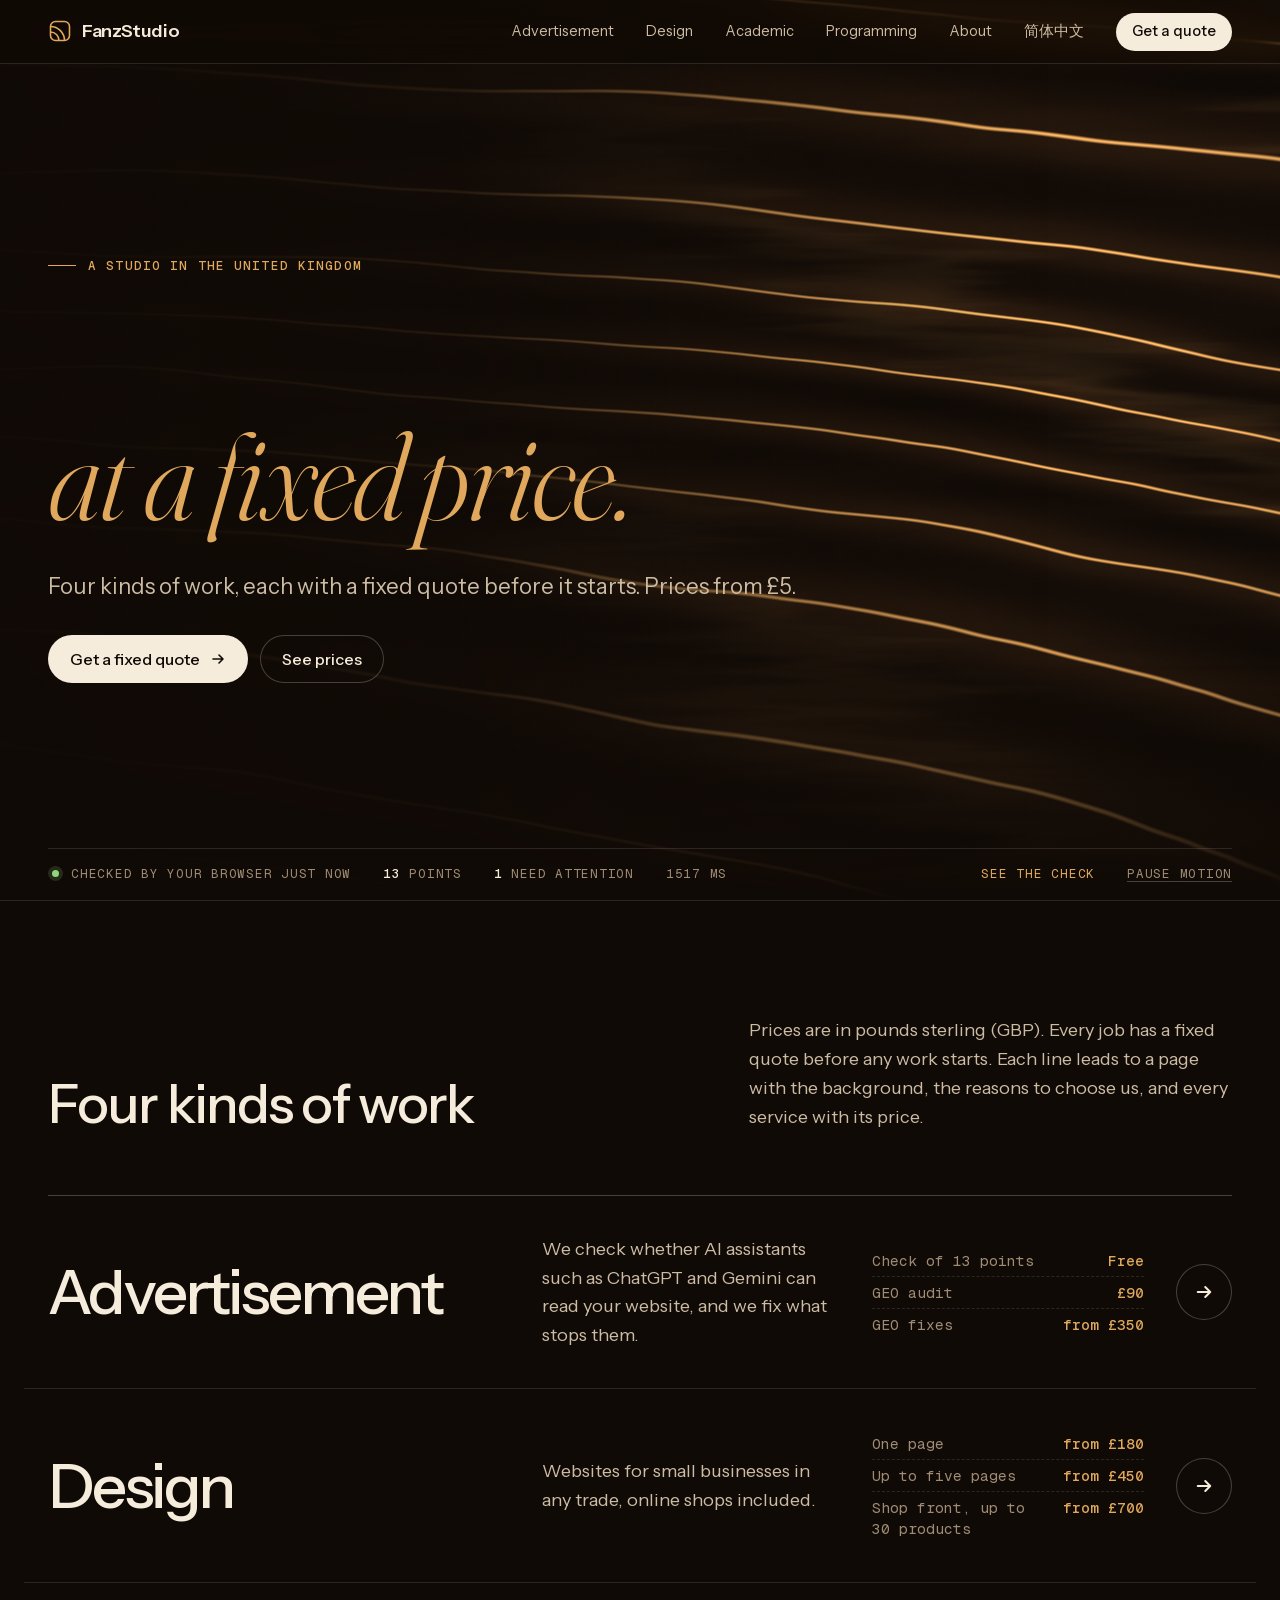
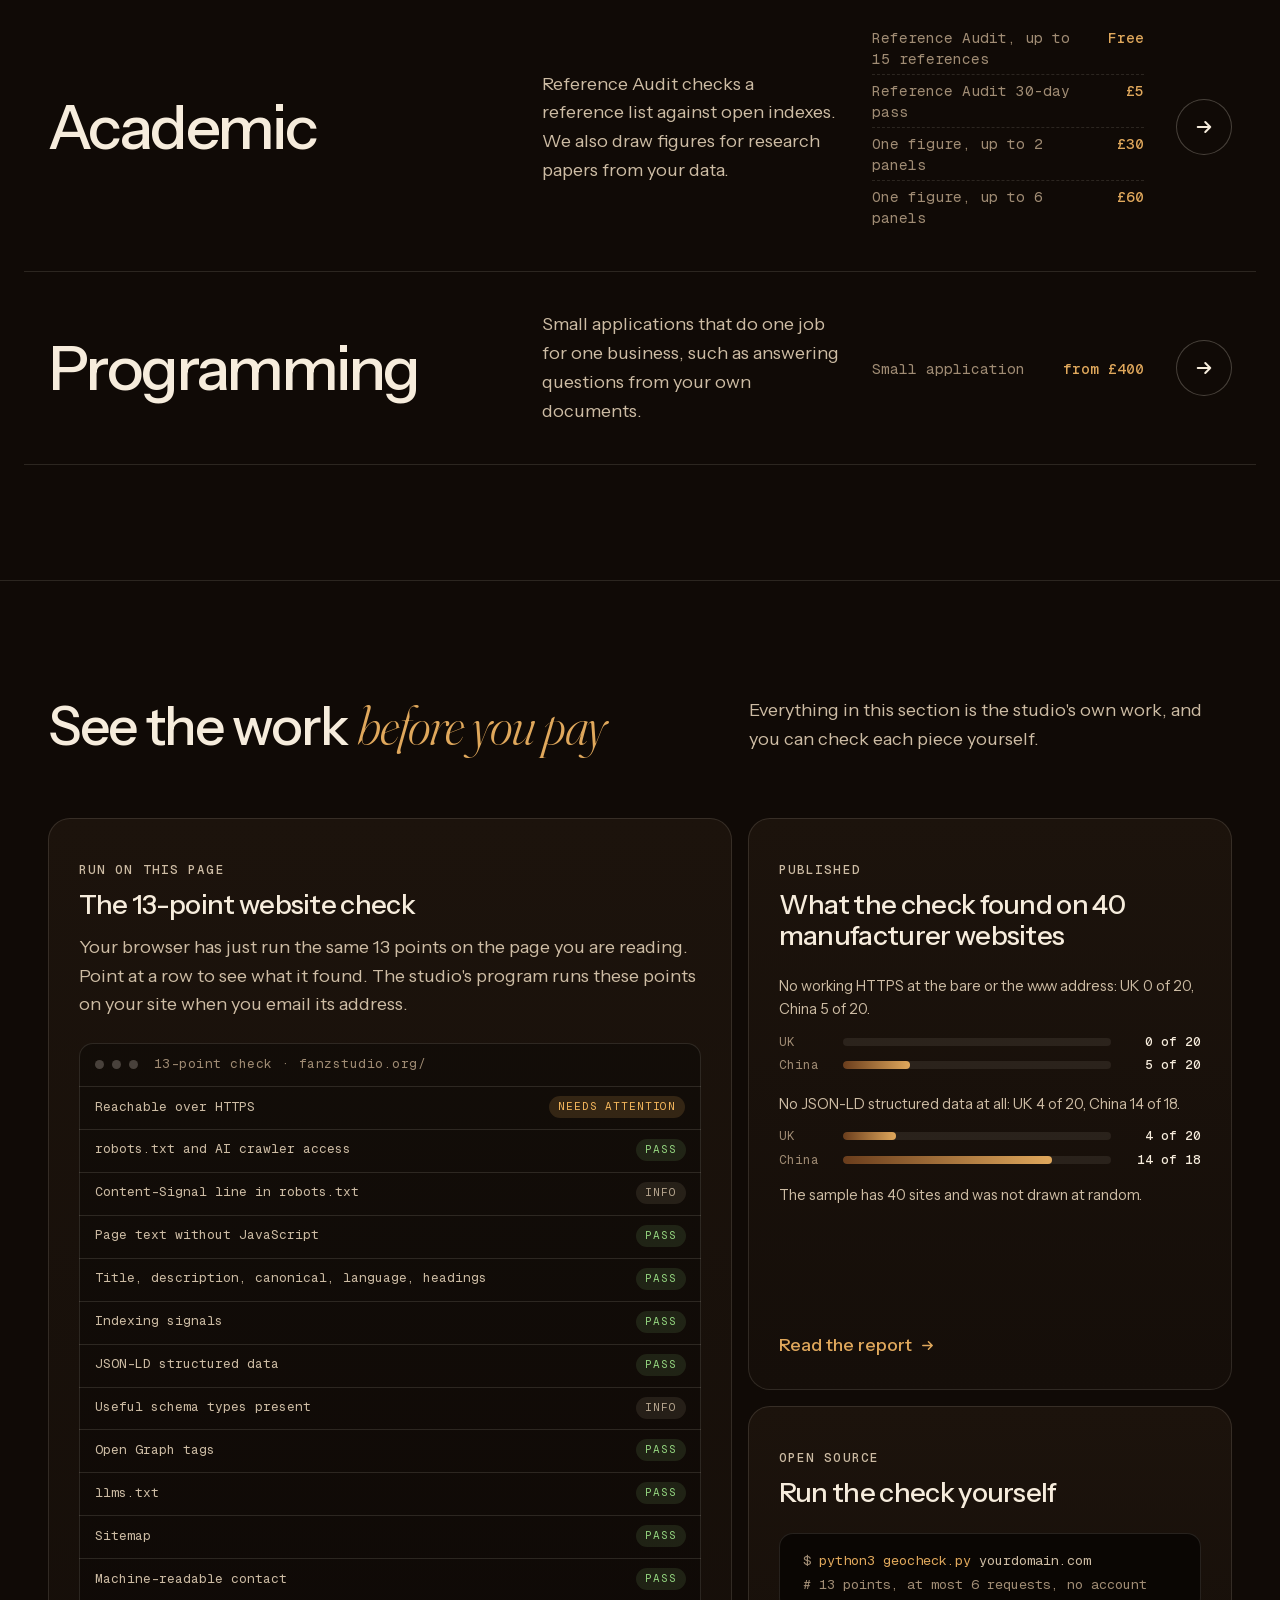
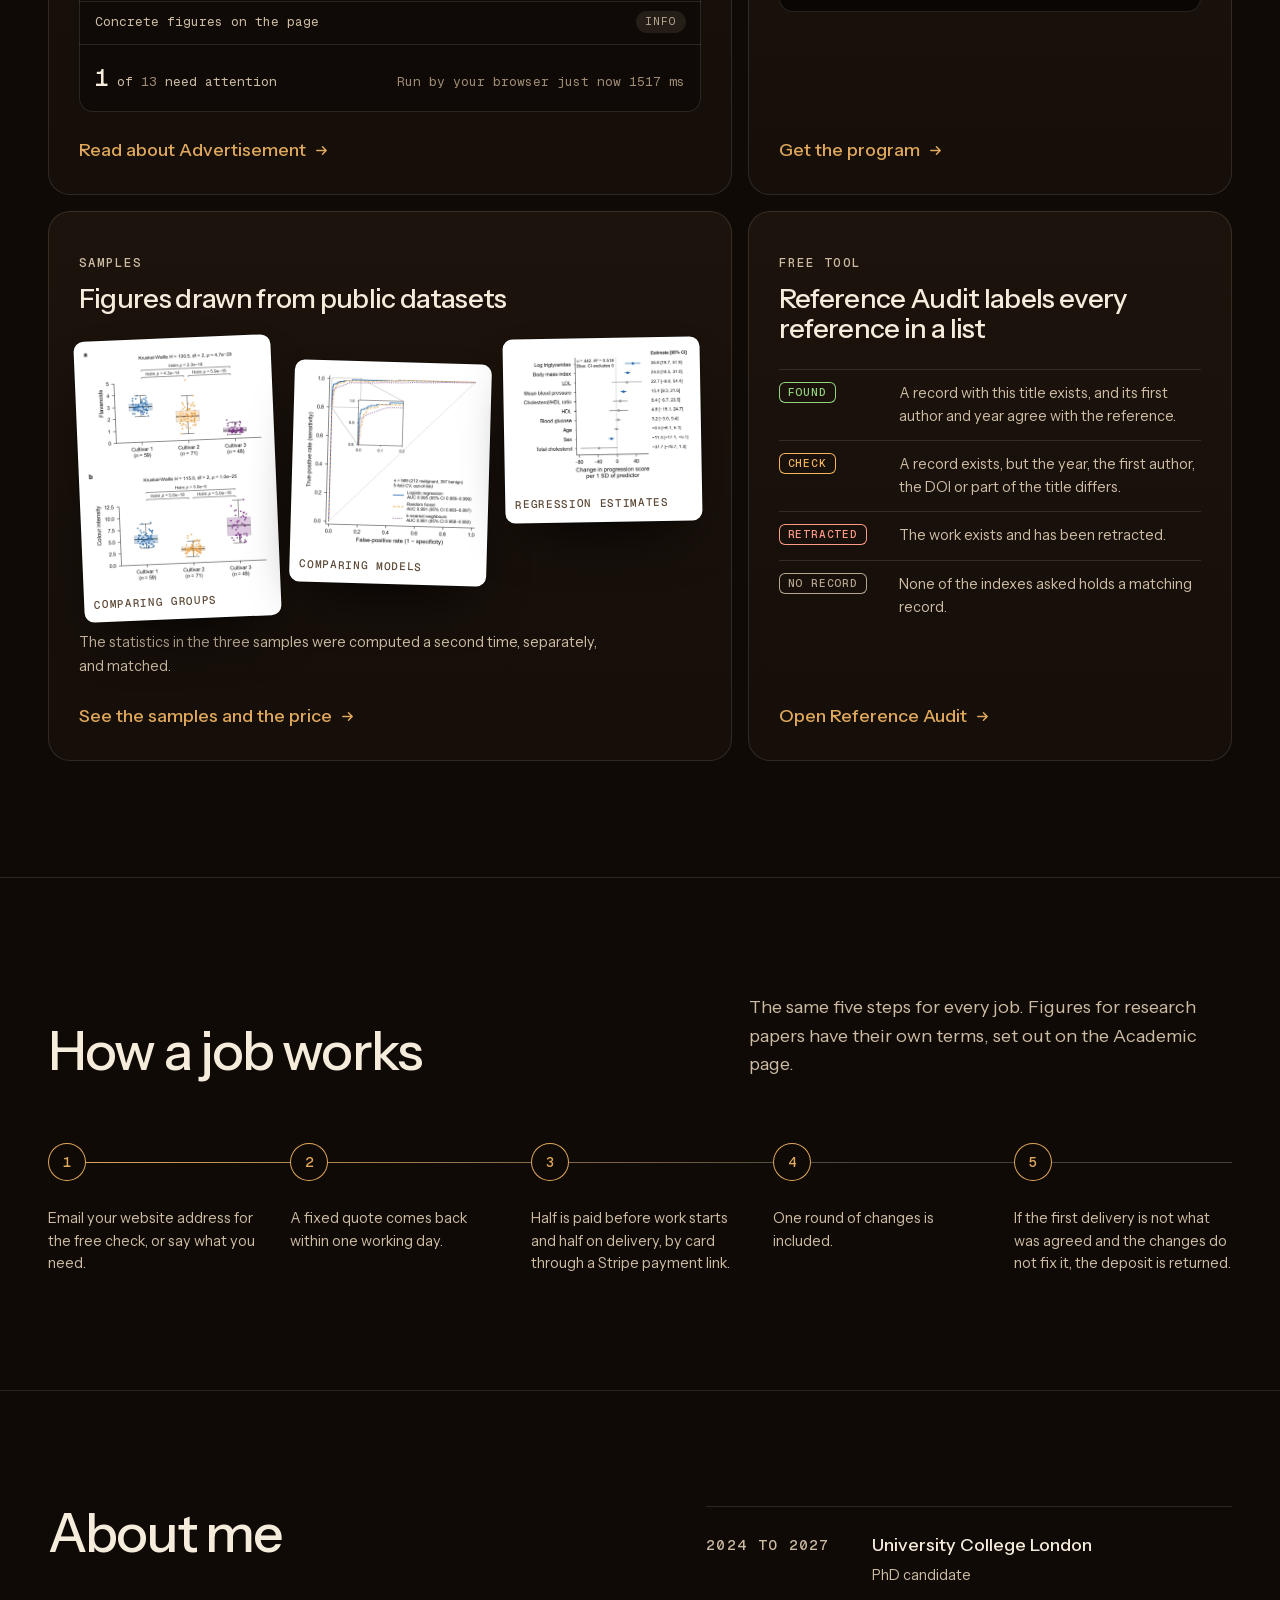
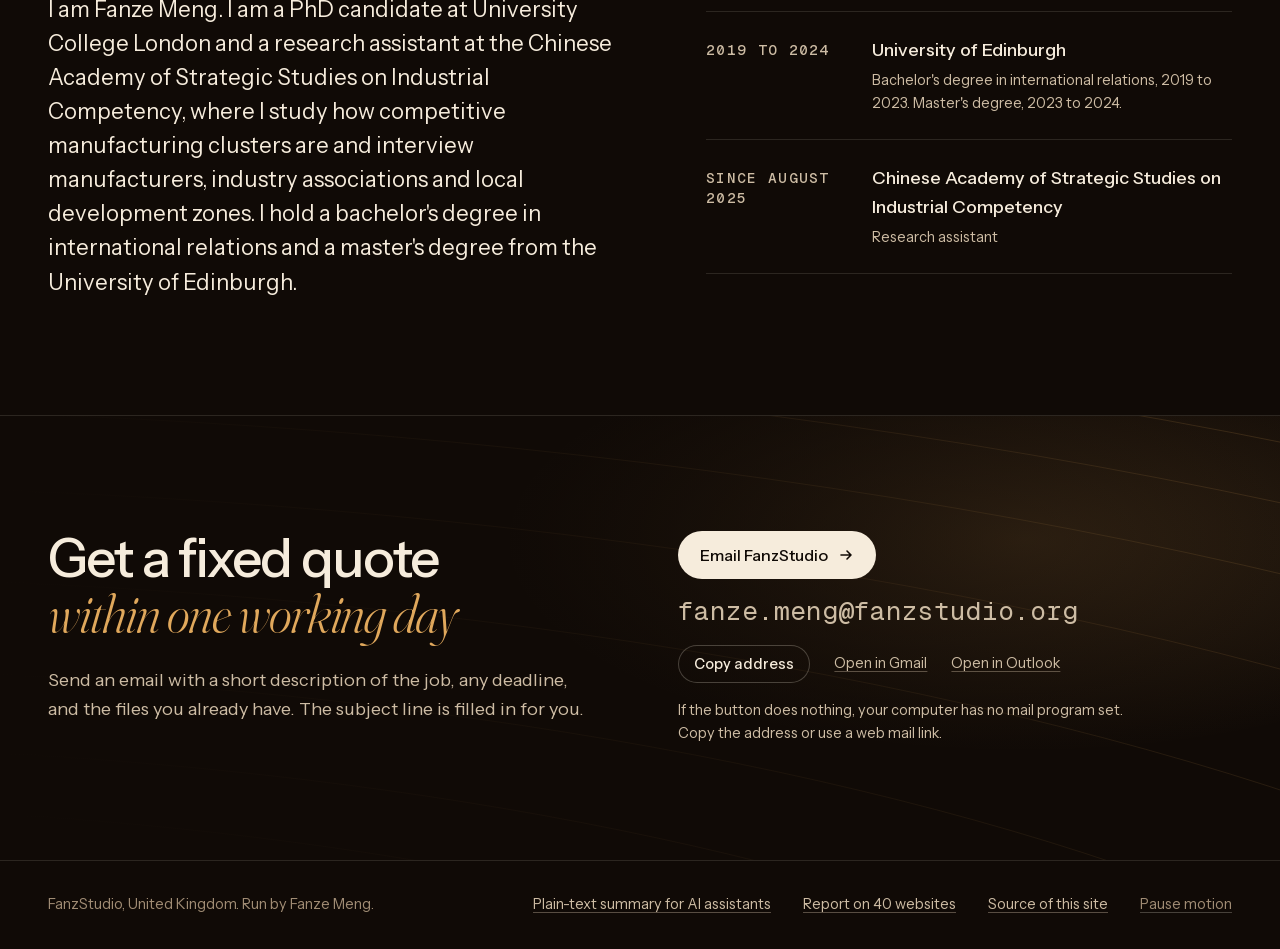
<file: index.html>
<!doctype html>
<html lang="en">
<head>
<meta charset="utf-8">
<meta name="viewport" content="width=device-width, initial-scale=1">
<meta http-equiv="Content-Security-Policy" content="default-src 'self'; script-src 'self' 'unsafe-inline'; style-src 'self' 'unsafe-inline'; img-src 'self' data:; font-src 'self'; connect-src 'self'; object-src 'none'; base-uri 'self'; form-action 'none'">
<meta name="referrer" content="strict-origin-when-cross-origin">
<title>FanzStudio: advertisement, design, academic and programming work at a fixed quote</title>
<meta name="description" content="FanzStudio is a small studio in the United Kingdom. We help AI assistants read your website, build websites for small businesses, check reference lists, draw figures for research papers and write small applications. Free first check. Full audit £90.">
<link rel="canonical" href="https://fanzstudio.org/">
<link rel="alternate" hreflang="en" href="https://fanzstudio.org/">
<link rel="alternate" hreflang="zh-Hans" href="https://fanzstudio.org/zh.html">
<meta property="og:type" content="website">
<meta property="og:url" content="https://fanzstudio.org/">
<meta property="og:title" content="FanzStudio: advertisement, design, academic and programming work at a fixed quote">
<meta property="og:description" content="FanzStudio is a small studio in the United Kingdom. We help AI assistants read your website, build websites for small businesses, check reference lists, draw figures for research papers and write small applications. Free first check. Full audit £90.">
<meta property="og:image" content="https://fanzstudio.org/og.png">
<meta name="theme-color" content="#100a06">
<link rel="icon" href="favicon.svg" type="image/svg+xml">
<link rel="preload" href="fonts/instrument-sans.woff2" as="font" type="font/woff2" crossorigin>
<link rel="preload" href="fonts/fraunces-italic.woff2" as="font" type="font/woff2" crossorigin>
<link rel="stylesheet" href="style.css">
<script>document.documentElement.classList.add("js");addEventListener("load",function(){if(!window.__fz)document.documentElement.classList.remove("js")})</script>
<script src="site.js" defer></script>
<script type="speculationrules">{"prerender":[{"where":{"or":[{"href_matches":"/"},{"href_matches":"/*.html"}]},"eagerness":"moderate"}]}</script>
<script type="application/ld+json">{
 "@context": "https://schema.org",
 "@type": "ProfessionalService",
 "name": "FanzStudio",
 "url": "https://fanzstudio.org/",
 "email": "fanze.meng@fanzstudio.org",
 "areaServed": "Worldwide",
 "founder": {
  "@type": "Person",
  "name": "Fanze Meng"
 },
 "description": "A studio run by Fanze Meng in the United Kingdom. It checks whether AI assistants can read a small business website, fixes what stops them, builds websites for small businesses in any trade, checks reference lists, draws figures for research papers and writes small applications.",
 "inLanguage": "en",
 "hasOfferCatalog": {
  "@type": "OfferCatalog",
  "name": "FanzStudio services",
  "itemListElement": [
   {
    "@type": "Offer",
    "priceSpecification": {
     "@type": "PriceSpecification",
     "price": "90",
     "priceCurrency": "GBP",
     "minPrice": "90"
    },
    "itemOffered": {
     "@type": "Service",
     "name": "GEO audit",
     "description": "Written report in 3 days: a 13-point check on up to 10 pages, questions put to several AI models, and a ranked list of changes with the exact text or code."
    }
   },
   {
    "@type": "Offer",
    "priceSpecification": {
     "@type": "PriceSpecification",
     "price": "350",
     "priceCurrency": "GBP",
     "minPrice": "350"
    },
    "itemOffered": {
     "@type": "Service",
     "name": "GEO fixes",
     "description": "The changes from the audit made on the client's site, from £350."
    }
   },
   {
    "@type": "Offer",
    "priceSpecification": {
     "@type": "PriceSpecification",
     "price": "180",
     "priceCurrency": "GBP",
     "minPrice": "180"
    },
    "itemOffered": {
     "@type": "Service",
     "name": "Website",
     "description": "Website for a small business in any trade, online shops included: one page from £180, up to five pages from £450, a catalogue or shop front of up to 30 products from £700."
    }
   },
   {
    "@type": "Offer",
    "priceSpecification": {
     "@type": "PriceSpecification",
     "price": "400",
     "priceCurrency": "GBP",
     "minPrice": "400"
    },
    "itemOffered": {
     "@type": "Service",
     "name": "Small applications",
     "description": "Question-answering app over the client's documents, small web app, or WeChat mini-program, from £400."
    }
   },
   {
    "@type": "Offer",
    "priceSpecification": {
     "@type": "PriceSpecification",
     "price": "30",
     "priceCurrency": "GBP",
     "minPrice": "30"
    },
    "itemOffered": {
     "@type": "Service",
     "name": "Figures for research papers",
     "description": "A figure drawn from the client's own data and sized for the target journal, with the script that draws it and a statistics note. £30 for up to 2 panels, £60 for up to 6. The preview is free."
    }
   },
   {
    "@type": "Offer",
    "priceSpecification": {
     "@type": "PriceSpecification",
     "price": "5",
     "priceCurrency": "GBP"
    },
    "itemOffered": {
     "@type": "Service",
     "name": "Reference Audit 30-day pass",
     "description": "Checks up to 400 references at a time and adds a CSV download. Lists of up to 15 references are free."
    }
   }
  ]
 }
}</script>
</head>
<body>
<a class="skip" href="#main">Skip to content</a>
<header class="top"><a class="brand" href="index.html"><svg viewBox="0 0 24 24" fill="none" stroke="currentColor" stroke-width="1.6" aria-hidden="true"><rect x="2.5" y="2.5" width="19" height="19" rx="5"/><path d="M2.5 13a8.5 8.5 0 0 1 8.5 8.5M2.5 7.5a14 14 0 0 1 14 14"/></svg>FanzStudio</a><nav id="nav" aria-label="Main"><a href="advertisement.html">Advertisement</a><a href="design.html">Design</a><a href="academic.html">Academic</a><a href="programming.html">Programming</a><a href="index.html#about">About</a><a href="zh.html" lang="zh-Hans">简体中文</a></nav><a class="btn btn--sm" href="#contact">Get a quote</a><button class="menu btn btn--ghost btn--sm" type="button" aria-expanded="false" aria-controls="nav">Menu</button></header>
<main id="main">
<section class="hero hero--big"><canvas class="grain" data-wood="11,1.05,0" aria-hidden="true"></canvas><div class="wrap hero__in"><p class="label label--rule rise">A studio in the United Kingdom</p><h1 class="rise" style="--i:1"><span class="cycle"><span style="--n:0">Websites<span class="sep">, </span></span><span style="--n:1">AI search checks<span class="sep">, </span></span><span style="--n:2">research figures<span class="sep">, </span></span><span style="--n:3">small applications</span></span> <em>at a fixed price.</em></h1><p class="lead rise" style="--i:2">Four kinds of work, each with a fixed quote before it starts. Prices from £5.</p><div class="cta rise" style="--i:3"><a class="btn" href="#contact">Get a fixed quote <svg viewBox="0 0 16 16" fill="none" stroke="currentColor" stroke-width="1.6" stroke-linecap="round" stroke-linejoin="round" aria-hidden="true"><path d="M3 8h10M9 4l4 4-4 4"/></svg></a><a class="btn btn--ghost" href="#work">See prices</a></div></div><div class="wrap"><div class="readout rise" style="--i:5"><span><i class="dot"></i><span data-sum="when" data-live="Checked by your browser just now">Checked by the studio's program</span></span><span><b data-sum="n">13</b> points</span><span><b data-sum="attn">0</b> need attention</span><span class="wide" data-sum="ms"></span><a href="#proof">See the check</a><button class="pause" type="button" aria-pressed="false" data-pause="Pause motion" data-play="Play motion" hidden>Pause motion</button></div></div></section>
<section class="sec" id="work"><div class="wrap"><div class="head rv"><h2>Four kinds of work</h2><p>Prices are in pounds sterling (GBP). Every job has a fixed quote before any work starts. Each line leads to a page with the background, the reasons to choose us, and every service with its price.</p></div><div class="kinds"><a class="kind rv" href="advertisement.html" style="--i:0"><h3 class="kind__name"><span style="view-transition-name:k-advertisement">Advertisement</span></h3><p class="kind__what">We check whether AI assistants such as ChatGPT and Gemini can read your website, and we fix what stops them.</p><ul class="kind__prices"><li><span>Check of 13 points</span><b>Free</b></li><li><span>GEO audit</span><b>£90</b></li><li><span>GEO fixes</span><b>from £350</b></li></ul><span class="kind__go"><svg viewBox="0 0 16 16" fill="none" stroke="currentColor" stroke-width="1.6" stroke-linecap="round" stroke-linejoin="round" aria-hidden="true"><path d="M3 8h10M9 4l4 4-4 4"/></svg></span></a><a class="kind rv" href="design.html" style="--i:1"><h3 class="kind__name"><span style="view-transition-name:k-design">Design</span></h3><p class="kind__what">Websites for small businesses in any trade, online shops included.</p><ul class="kind__prices"><li><span>One page</span><b>from £180</b></li><li><span>Up to five pages</span><b>from £450</b></li><li><span>Shop front, up to 30 products</span><b>from £700</b></li></ul><span class="kind__go"><svg viewBox="0 0 16 16" fill="none" stroke="currentColor" stroke-width="1.6" stroke-linecap="round" stroke-linejoin="round" aria-hidden="true"><path d="M3 8h10M9 4l4 4-4 4"/></svg></span></a><a class="kind rv" href="academic.html" style="--i:2"><h3 class="kind__name"><span style="view-transition-name:k-academic">Academic</span></h3><p class="kind__what">Reference Audit checks a reference list against open indexes. We also draw figures for research papers from your data.</p><ul class="kind__prices"><li><span>Reference Audit, up to 15 references</span><b>Free</b></li><li><span>Reference Audit 30-day pass</span><b>£5</b></li><li><span>One figure, up to 2 panels</span><b>£30</b></li><li><span>One figure, up to 6 panels</span><b>£60</b></li></ul><span class="kind__go"><svg viewBox="0 0 16 16" fill="none" stroke="currentColor" stroke-width="1.6" stroke-linecap="round" stroke-linejoin="round" aria-hidden="true"><path d="M3 8h10M9 4l4 4-4 4"/></svg></span></a><a class="kind rv" href="programming.html" style="--i:3"><h3 class="kind__name"><span style="view-transition-name:k-programming">Programming</span></h3><p class="kind__what">Small applications that do one job for one business, such as answering questions from your own documents.</p><ul class="kind__prices"><li><span>Small application</span><b>from £400</b></li></ul><span class="kind__go"><svg viewBox="0 0 16 16" fill="none" stroke="currentColor" stroke-width="1.6" stroke-linecap="round" stroke-linejoin="round" aria-hidden="true"><path d="M3 8h10M9 4l4 4-4 4"/></svg></span></a></div></div></section>
<section class="sec" id="proof"><div class="wrap"><div class="head rv"><h2>See the work <em>before you pay</em></h2><p>Everything in this section is the studio's own work, and you can check each piece yourself.</p></div><div class="bento"><article class="card c7 tall rv"><p class="label">Run on this page</p><h3>The 13-point website check</h3><p>Your browser has just run the same 13 points on the page you are reading. Point at a row to see what it found. The studio's program runs these points on your site when you email its address.</p><div class="check" data-check><div class="check__bar"><i></i><i></i><i></i><span>13-point check · fanzstudio.org/</span></div><ul><li data-c="reachable" tabindex="0"><span>Reachable over HTTPS</span><span class="st st--pass">Pass</span><small></small></li><li data-c="robots" tabindex="0"><span>robots.txt and AI crawler access</span><span class="st st--pass">Pass</span><small></small></li><li data-c="content_signal" tabindex="0"><span>Content-Signal line in robots.txt</span><span class="st st--info">Info</span><small></small></li><li data-c="js_text" tabindex="0"><span>Page text without JavaScript</span><span class="st st--pass">Pass</span><small></small></li><li data-c="head" tabindex="0"><span>Title, description, canonical, language, headings</span><span class="st st--pass">Pass</span><small></small></li><li data-c="indexing" tabindex="0"><span>Indexing signals</span><span class="st st--pass">Pass</span><small></small></li><li data-c="jsonld" tabindex="0"><span>JSON-LD structured data</span><span class="st st--pass">Pass</span><small></small></li><li data-c="jsonld_types" tabindex="0"><span>Useful schema types present</span><span class="st st--info">Info</span><small></small></li><li data-c="open_graph" tabindex="0"><span>Open Graph tags</span><span class="st st--pass">Pass</span><small></small></li><li data-c="llms_txt" tabindex="0"><span>llms.txt</span><span class="st st--pass">Pass</span><small></small></li><li data-c="sitemap" tabindex="0"><span>Sitemap</span><span class="st st--pass">Pass</span><small></small></li><li data-c="contact" tabindex="0"><span>Machine-readable contact</span><span class="st st--pass">Pass</span><small></small></li><li data-c="specifics" tabindex="0"><span>Concrete figures on the page</span><span class="st st--info">Info</span><small></small></li></ul><div class="check__sum"><span><b data-sum="attn">0</b>of <span data-sum="n">13</span> need attention</span><span><span data-sum="when" data-live="Run by your browser just now">Result from the studio's check program</span> <span data-sum="ms"></span></span></div></div><a class="more" href="advertisement.html">Read about Advertisement <svg viewBox="0 0 16 16" fill="none" stroke="currentColor" stroke-width="1.6" stroke-linecap="round" stroke-linejoin="round" aria-hidden="true"><path d="M3 8h10M9 4l4 4-4 4"/></svg></a></article><article class="card c5 rv" style="--i:1"><p class="label">Published</p><h3>What the check found on 40 manufacturer websites</h3><div class="bars"><div class="bar"><p>No working HTTPS at the bare or the www address: UK 0 of 20, China 5 of 20.</p><div class="bar__r"><span>UK</span><i style="--v:0%"></i><b>0 of 20</b></div><div class="bar__r"><span>China</span><i style="--v:25%"></i><b>5 of 20</b></div></div><div class="bar"><p>No JSON-LD structured data at all: UK 4 of 20, China 14 of 18.</p><div class="bar__r"><span>UK</span><i style="--v:20%"></i><b>4 of 20</b></div><div class="bar__r"><span>China</span><i style="--v:78%"></i><b>14 of 18</b></div></div></div><p>The sample has 40 sites and was not drawn at random.</p><a class="more" href="geo-benchmark.html">Read the report <svg viewBox="0 0 16 16" fill="none" stroke="currentColor" stroke-width="1.6" stroke-linecap="round" stroke-linejoin="round" aria-hidden="true"><path d="M3 8h10M9 4l4 4-4 4"/></svg></a></article><article class="card c5 rv" style="--i:2"><p class="label">Open source</p><h3>Run the check yourself</h3><pre class="term"><i>$</i> <b>python3 geocheck.py</b> yourdomain.com
<i># 13 points, at most 6 requests, no account</i></pre><a class="more" href="tools/geocheck.py">Get the program <svg viewBox="0 0 16 16" fill="none" stroke="currentColor" stroke-width="1.6" stroke-linecap="round" stroke-linejoin="round" aria-hidden="true"><path d="M3 8h10M9 4l4 4-4 4"/></svg></a></article><article class="card c7 rv"><p class="label">Samples</p><h3>Figures drawn from public datasets</h3><div class="plates plates--fan"><figure class="plate"><img src="figures/sample-group-comparison.webp" width="760" height="1008" alt="Two box plots with every observation drawn as a point. Three wine cultivars are compared on flavanoids and on colour intensity, with test results printed above the boxes." loading="lazy"><figcaption>Comparing groups</figcaption></figure><figure class="plate"><img src="figures/sample-roc.webp" width="760" height="760" alt="Three ROC curves for three classifiers on the Breast Cancer Wisconsin data, with a magnified inset of the top-left corner and a legend that gives each area under the curve with its 95% interval." loading="lazy"><figcaption>Comparing models</figcaption></figure><figure class="plate"><img src="figures/sample-coefficients.webp" width="760" height="598" alt="A dot-and-whisker chart of ten regression coefficients with 95% confidence intervals, sorted by size, with a dashed line at zero and the numbers printed on the right." loading="lazy"><figcaption>Regression estimates</figcaption></figure></div><p>The statistics in the three samples were computed a second time, separately, and matched.</p><a class="more" href="figures.html">See the samples and the price <svg viewBox="0 0 16 16" fill="none" stroke="currentColor" stroke-width="1.6" stroke-linecap="round" stroke-linejoin="round" aria-hidden="true"><path d="M3 8h10M9 4l4 4-4 4"/></svg></a></article><article class="card c5 rv" style="--i:1"><p class="label">Free tool</p><h3>Reference Audit labels every reference in a list</h3><ul class="refs"><li><span class="tag tag--found">Found</span><span>A record with this title exists, and its first author and year agree with the reference.</span></li><li><span class="tag tag--check">Check</span><span>A record exists, but the year, the first author, the DOI or part of the title differs.</span></li><li><span class="tag tag--retr">Retracted</span><span>The work exists and has been retracted.</span></li><li><span class="tag tag--none">No record</span><span>None of the indexes asked holds a matching record.</span></li></ul><a class="more" href="https://fanzemeng31-arch.github.io/reference-audit/">Open Reference Audit <svg viewBox="0 0 16 16" fill="none" stroke="currentColor" stroke-width="1.6" stroke-linecap="round" stroke-linejoin="round" aria-hidden="true"><path d="M3 8h10M9 4l4 4-4 4"/></svg></a></article></div></div></section>
<section class="sec" id="how"><div class="wrap"><div class="head rv"><h2>How a job works</h2><p>The same five steps for every job. Figures for research papers have their own terms, set out on the Academic page.</p></div><ol class="steps rv"><li>Email your website address for the free check, or say what you need.</li><li>A fixed quote comes back within one working day.</li><li>Half is paid before work starts and half on delivery, by card through a Stripe payment link.</li><li>One round of changes is included.</li><li>If the first delivery is not what was agreed and the changes do not fix it, the deposit is returned.</li></ol></div></section>
<section class="sec" id="about"><div class="wrap about"><div class="rv"><h2>About me</h2><p>I am Fanze Meng. I am a PhD candidate at University College London and a research assistant at the Chinese Academy of Strategic Studies on Industrial Competency, where I study how competitive manufacturing clusters are and interview manufacturers, industry associations and local development zones. I hold a bachelor's degree in international relations and a master's degree from the University of Edinburgh.</p></div><div class="rv" style="--i:1"><ul class="creds"><li><span class="label">2024 to 2027</span><div><b>University College London</b><span>PhD candidate</span></div></li><li><span class="label">2019 to 2024</span><div><b>University of Edinburgh</b><span>Bachelor's degree in international relations, 2019 to 2023. Master's degree, 2023 to 2024.</span></div></li><li><span class="label">Since August 2025</span><div><b>Chinese Academy of Strategic Studies on Industrial Competency</b><span>Research assistant</span></div></li></ul></div></div></section>
<section class="band" id="contact"><div class="wrap band__grid"><div class="rv"><h2>Get a fixed quote <em>within one working day</em></h2><p>Send an email with a short description of the job, any deadline, and the files you already have. The subject line is filled in for you.</p></div><div class="rv" style="--i:1"><div class="mail"><a class="btn" href="mailto:fanze.meng@fanzstudio.org?subject=FanzStudio%20enquiry">Email FanzStudio <svg viewBox="0 0 16 16" fill="none" stroke="currentColor" stroke-width="1.6" stroke-linecap="round" stroke-linejoin="round" aria-hidden="true"><path d="M3 8h10M9 4l4 4-4 4"/></svg></a><p class="mail__addr"><span class="mail-text">fanze.meng@fanzstudio.org</span></p><p class="mail__alt"><button type="button" class="btn btn--ghost btn--sm" data-copy="fanze.meng@fanzstudio.org" data-label="Copy address" data-done="Copied" hidden>Copy address</button><span class="vh" role="status" aria-live="polite"></span><a href="https://mail.google.com/mail/?view=cm&amp;fs=1&amp;to=fanze.meng%40fanzstudio.org&amp;su=FanzStudio%20enquiry" target="_blank" rel="noopener">Open in Gmail</a><a href="https://outlook.live.com/mail/0/deeplink/compose?to=fanze.meng%40fanzstudio.org&amp;subject=FanzStudio%20enquiry" target="_blank" rel="noopener">Open in Outlook</a></p><p class="mail__note">If the button does nothing, your computer has no mail program set. Copy the address or use a web mail link.</p></div></div></div></section>
</main>
<footer class="foot"><span>FanzStudio, United Kingdom. Run by Fanze Meng.</span><a href="llms.txt">Plain-text summary for AI assistants</a><a href="geo-benchmark.html">Report on 40 websites</a><a href="https://github.com/fanzemeng31-arch/fanzstudio">Source of this site</a><button class="pause" type="button" aria-pressed="false" data-pause="Pause motion" data-play="Play motion" hidden>Pause motion</button></footer>
</body>
</html>
</file>
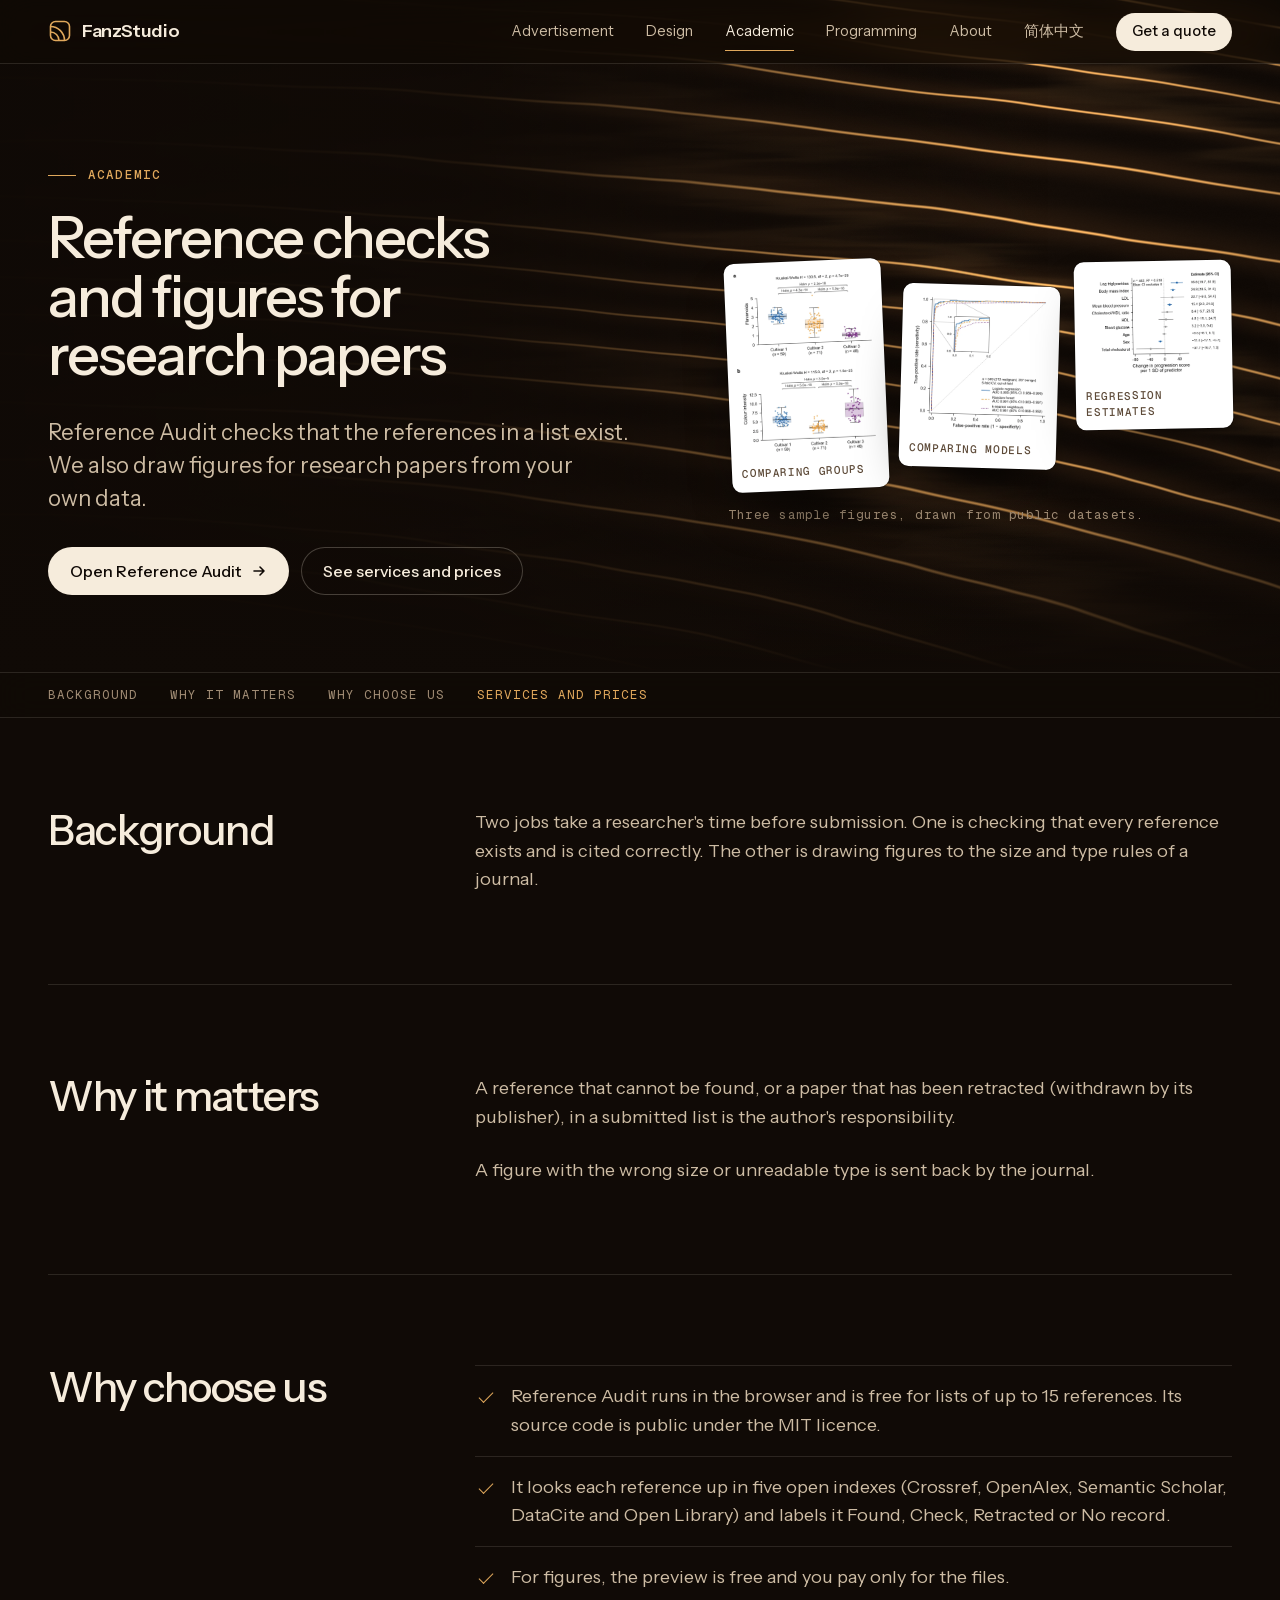
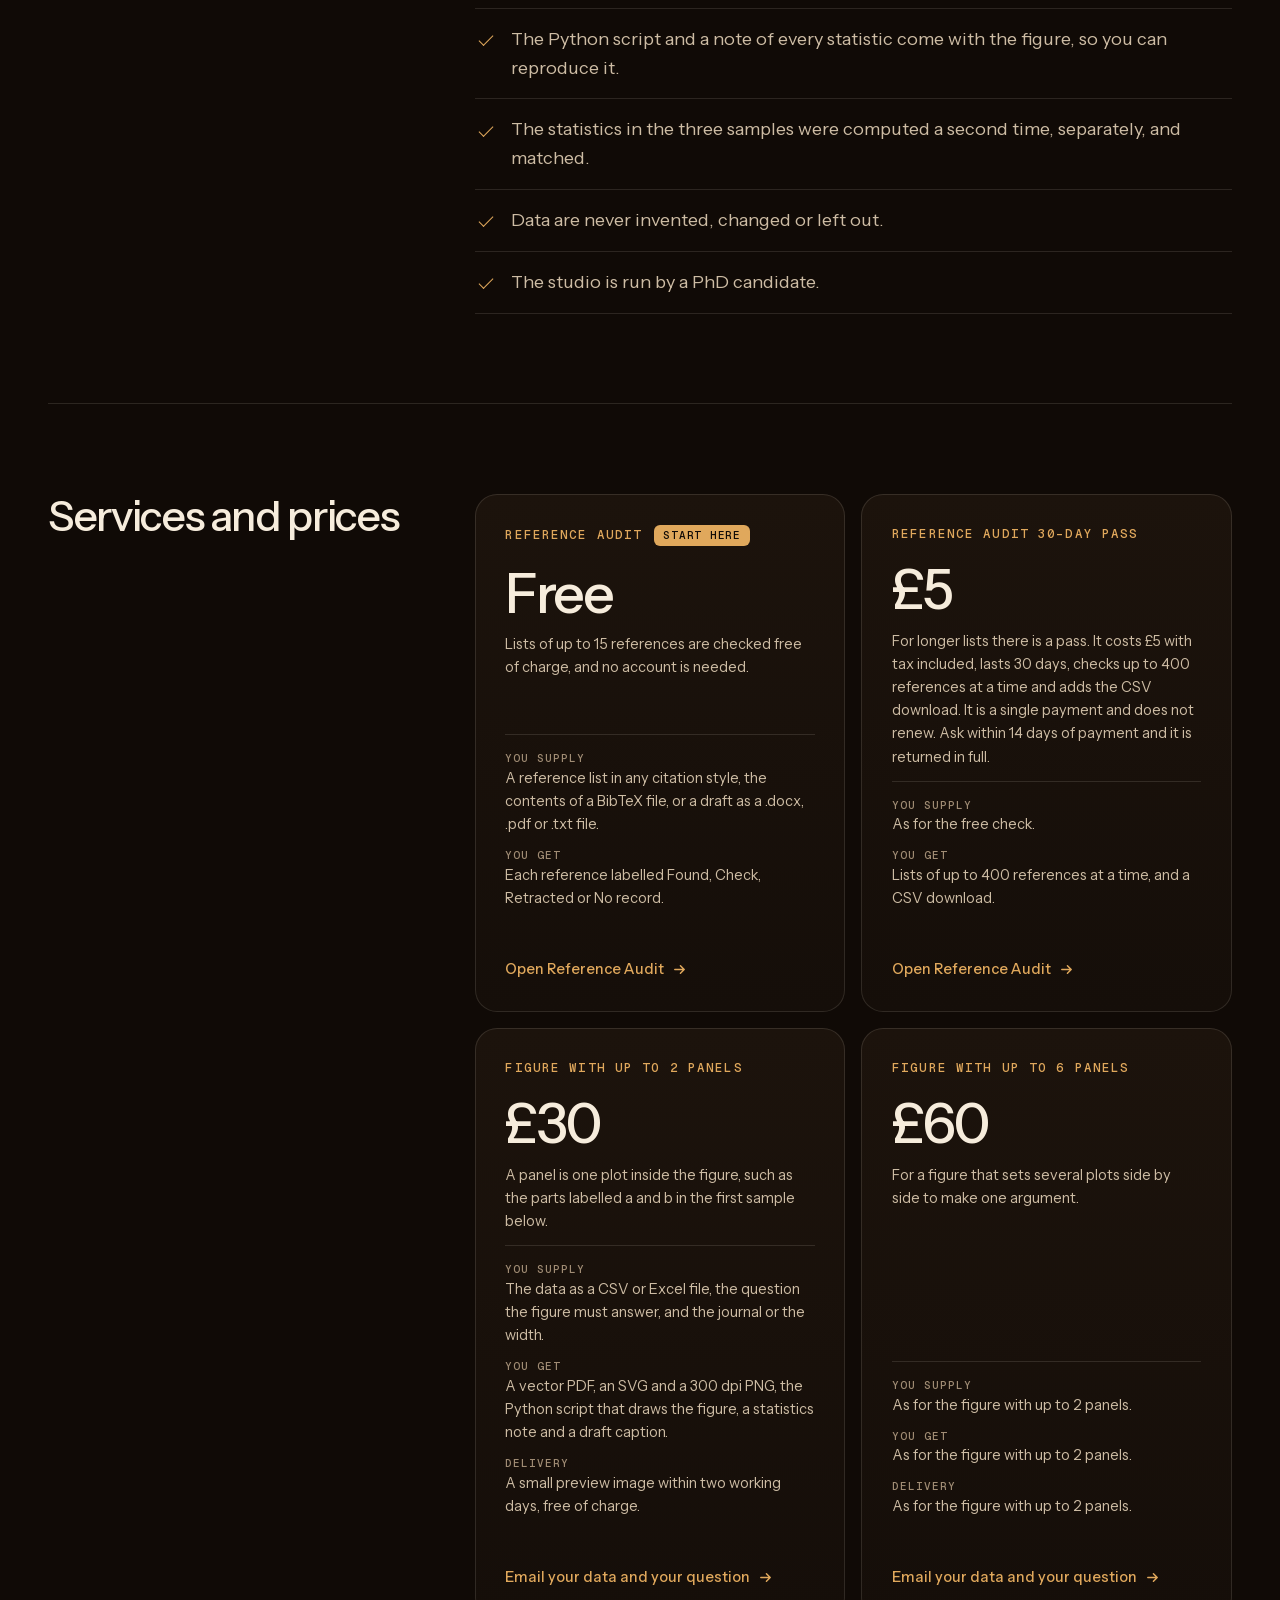
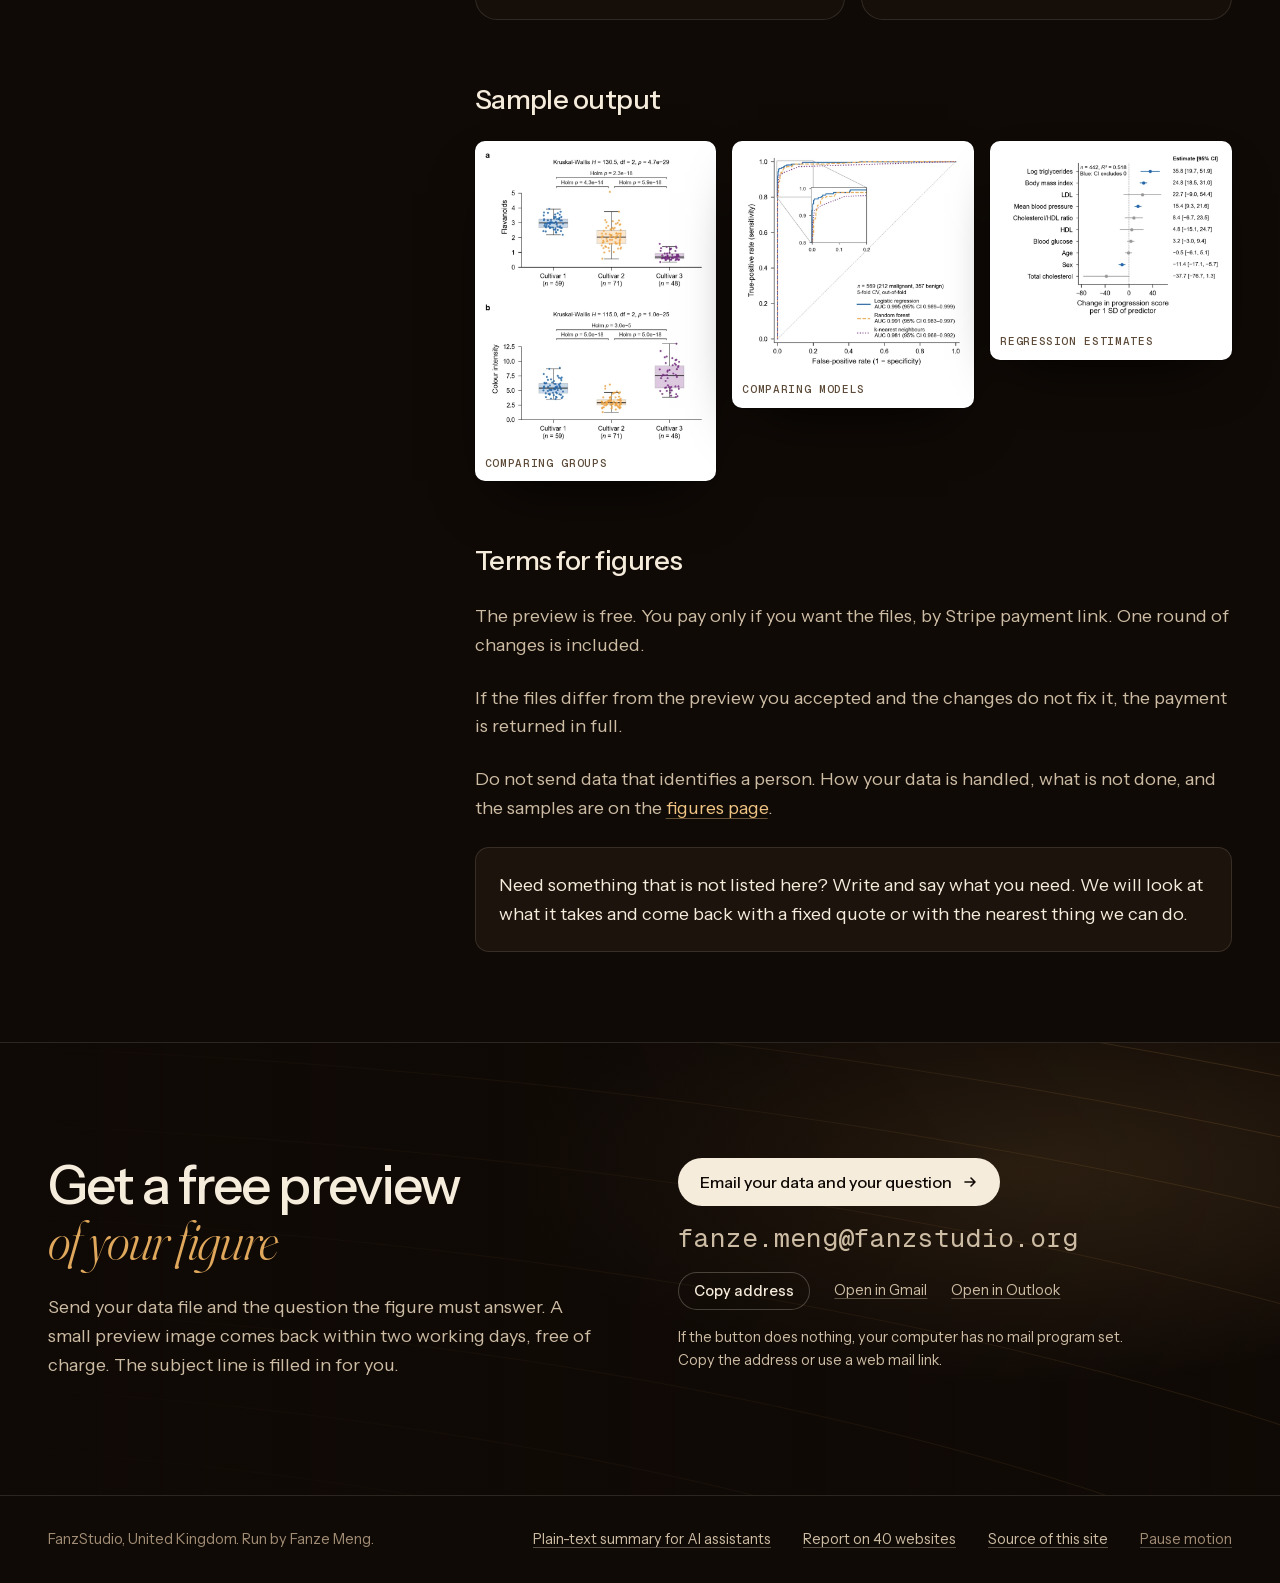
<file: academic.html>
<!doctype html>
<html lang="en">
<head>
<meta charset="utf-8">
<meta name="viewport" content="width=device-width, initial-scale=1">
<meta http-equiv="Content-Security-Policy" content="default-src 'self'; script-src 'self' 'unsafe-inline'; style-src 'self' 'unsafe-inline'; img-src 'self' data:; font-src 'self'; connect-src 'self'; object-src 'none'; base-uri 'self'; form-action 'none'">
<meta name="referrer" content="strict-origin-when-cross-origin">
<title>Academic: reference checks and figures for research papers | FanzStudio</title>
<meta name="description" content="Reference Audit checks a reference list against open indexes, free up to 15 references, or £5 for a 30-day pass. FanzStudio also draws figures for research papers from your data: £30 for up to 2 panels, £60 for up to 6.">
<link rel="canonical" href="https://fanzstudio.org/academic.html">
<meta property="og:type" content="website">
<meta property="og:url" content="https://fanzstudio.org/academic.html">
<meta property="og:title" content="Academic: reference checks and figures for research papers | FanzStudio">
<meta property="og:description" content="Reference Audit checks a reference list against open indexes, free up to 15 references, or £5 for a 30-day pass. FanzStudio also draws figures for research papers from your data: £30 for up to 2 panels, £60 for up to 6.">
<meta property="og:image" content="https://fanzstudio.org/og.png">
<meta name="theme-color" content="#100a06">
<link rel="icon" href="favicon.svg" type="image/svg+xml">
<link rel="preload" href="fonts/instrument-sans.woff2" as="font" type="font/woff2" crossorigin>
<link rel="stylesheet" href="style.css">
<script>document.documentElement.classList.add("js");addEventListener("load",function(){if(!window.__fz)document.documentElement.classList.remove("js")})</script>
<script src="site.js" defer></script>
<script type="speculationrules">{"prerender":[{"where":{"or":[{"href_matches":"/"},{"href_matches":"/*.html"}]},"eagerness":"moderate"}]}</script>
<script type="application/ld+json">{
 "@context": "https://schema.org",
 "@type": "ProfessionalService",
 "name": "FanzStudio",
 "url": "https://fanzstudio.org/",
 "email": "fanze.meng@fanzstudio.org",
 "areaServed": "Worldwide",
 "founder": {
  "@type": "Person",
  "name": "Fanze Meng"
 },
 "description": "The Academic category of FanzStudio, a studio run by Fanze Meng in the United Kingdom. It offers Reference Audit, a reference checker, and figures for research papers drawn from the client's data.",
 "inLanguage": "en",
 "hasOfferCatalog": {
  "@type": "OfferCatalog",
  "name": "FanzStudio services",
  "itemListElement": [
   {
    "@type": "Offer",
    "priceSpecification": {
     "@type": "PriceSpecification",
     "price": "5",
     "priceCurrency": "GBP"
    },
    "itemOffered": {
     "@type": "Service",
     "name": "Reference Audit 30-day pass",
     "description": "Checks up to 400 references at a time and adds a CSV download. Lists of up to 15 references are free."
    }
   },
   {
    "@type": "Offer",
    "priceSpecification": {
     "@type": "PriceSpecification",
     "price": "30",
     "priceCurrency": "GBP",
     "minPrice": "30"
    },
    "itemOffered": {
     "@type": "Service",
     "name": "Figures for research papers",
     "description": "A figure drawn from the client's own data and sized for the target journal, with the script that draws it and a statistics note. £30 for up to 2 panels, £60 for up to 6. The preview is free."
    }
   }
  ]
 }
}</script>
</head>
<body>
<a class="skip" href="#main">Skip to content</a>
<header class="top"><a class="brand" href="index.html"><svg viewBox="0 0 24 24" fill="none" stroke="currentColor" stroke-width="1.6" aria-hidden="true"><rect x="2.5" y="2.5" width="19" height="19" rx="5"/><path d="M2.5 13a8.5 8.5 0 0 1 8.5 8.5M2.5 7.5a14 14 0 0 1 14 14"/></svg>FanzStudio</a><nav id="nav" aria-label="Main"><a href="advertisement.html">Advertisement</a><a href="design.html">Design</a><a href="academic.html" aria-current="page">Academic</a><a href="programming.html">Programming</a><a href="index.html#about">About</a><a href="zh.html" lang="zh-Hans">简体中文</a></nav><a class="btn btn--sm" href="#contact">Get a quote</a><button class="menu btn btn--ghost btn--sm" type="button" aria-expanded="false" aria-controls="nav">Menu</button></header>
<main id="main">
<section class="chero"><canvas class="grain" data-wood="15,1.0,8.7" aria-hidden="true"></canvas><div class="wrap chero__grid"><div><p class="label label--rule rise"><span style="view-transition-name:k-academic">Academic</span></p><h1 class="rise" style="--i:1">Reference checks and figures for research papers</h1><p class="lead rise" style="--i:2">Reference Audit checks that the references in a list exist. We also draw figures for research papers from your own data.</p><div class="cta rise" style="--i:3"><a class="btn" href="https://fanzemeng31-arch.github.io/reference-audit/">Open Reference Audit <svg viewBox="0 0 16 16" fill="none" stroke="currentColor" stroke-width="1.6" stroke-linecap="round" stroke-linejoin="round" aria-hidden="true"><path d="M3 8h10M9 4l4 4-4 4"/></svg></a><a class="btn btn--ghost" href="#services">See services and prices</a></div></div><div class="rise" style="--i:4"><div class="plates plates--fan"><figure class="plate"><img src="figures/sample-group-comparison.webp" width="760" height="1008" alt="Two box plots with every observation drawn as a point. Three wine cultivars are compared on flavanoids and on colour intensity, with test results printed above the boxes."><figcaption>Comparing groups</figcaption></figure><figure class="plate"><img src="figures/sample-roc.webp" width="760" height="760" alt="Three ROC curves for three classifiers on the Breast Cancer Wisconsin data, with a magnified inset of the top-left corner and a legend that gives each area under the curve with its 95% interval."><figcaption>Comparing models</figcaption></figure><figure class="plate"><img src="figures/sample-coefficients.webp" width="760" height="598" alt="A dot-and-whisker chart of ten regression coefficients with 95% confidence intervals, sorted by size, with a dashed line at zero and the numbers printed on the right."><figcaption>Regression estimates</figcaption></figure></div><p class="cap">Three sample figures, drawn from public datasets.</p></div></div></section>
<div class="subnav"><div class="wrap"><a href="#background">Background</a><a href="#why">Why it matters</a><a href="#choose">Why choose us</a><a href="#services">Services and prices</a></div></div>
<div class="wrap"><section class="part rv" id="background"><h2>Background</h2><div class="body"><p>Two jobs take a researcher's time before submission. One is checking that every reference exists and is cited correctly. The other is drawing figures to the size and type rules of a journal.</p></div></section><section class="part rv" id="why"><h2>Why it matters</h2><div class="body"><p>A reference that cannot be found, or a paper that has been retracted (withdrawn by its publisher), in a submitted list is the author's responsibility.</p><p>A figure with the wrong size or unreadable type is sent back by the journal.</p></div></section><section class="part rv" id="choose"><h2>Why choose us</h2><div class="body"><ul class="ticks"><li>Reference Audit runs in the browser and is free for lists of up to 15 references. Its source code is public under the MIT licence.</li><li>It looks each reference up in five open indexes (Crossref, OpenAlex, Semantic Scholar, DataCite and Open Library) and labels it Found, Check, Retracted or No record.</li><li>For figures, the preview is free and you pay only for the files.</li><li>The Python script and a note of every statistic come with the figure, so you can reproduce it.</li><li>The statistics in the three samples were computed a second time, separately, and matched.</li><li>Data are never invented, changed or left out.</li><li>The studio is run by a PhD candidate.</li></ul></div></section><section class="part rv" id="services"><h2>Services and prices</h2><div class="body"><ul class="prices"><li class="card price"><h3>Reference Audit <span class="tag tag--start">Start here</span></h3><p class="price__n">Free</p><p>Lists of up to 15 references are checked free of charge, and no account is needed.</p><dl><div><dt>You supply</dt><dd>A reference list in any citation style, the contents of a BibTeX file, or a draft as a .docx, .pdf or .txt file.</dd></div><div><dt>You get</dt><dd>Each reference labelled Found, Check, Retracted or No record.</dd></div></dl><a class="more" href="https://fanzemeng31-arch.github.io/reference-audit/">Open Reference Audit <svg viewBox="0 0 16 16" fill="none" stroke="currentColor" stroke-width="1.6" stroke-linecap="round" stroke-linejoin="round" aria-hidden="true"><path d="M3 8h10M9 4l4 4-4 4"/></svg></a></li><li class="card price"><h3>Reference Audit 30-day pass</h3><p class="price__n">£5</p><p>For longer lists there is a pass. It costs £5 with tax included, lasts 30 days, checks up to 400 references at a time and adds the CSV download. It is a single payment and does not renew. Ask within 14 days of payment and it is returned in full.</p><dl><div><dt>You supply</dt><dd>As for the free check.</dd></div><div><dt>You get</dt><dd>Lists of up to 400 references at a time, and a CSV download.</dd></div></dl><a class="more" href="https://fanzemeng31-arch.github.io/reference-audit/">Open Reference Audit <svg viewBox="0 0 16 16" fill="none" stroke="currentColor" stroke-width="1.6" stroke-linecap="round" stroke-linejoin="round" aria-hidden="true"><path d="M3 8h10M9 4l4 4-4 4"/></svg></a></li><li class="card price"><h3>Figure with up to 2 panels</h3><p class="price__n">£30</p><p>A panel is one plot inside the figure, such as the parts labelled a and b in the first sample below.</p><dl><div><dt>You supply</dt><dd>The data as a CSV or Excel file, the question the figure must answer, and the journal or the width.</dd></div><div><dt>You get</dt><dd>A vector PDF, an SVG and a 300 dpi PNG, the Python script that draws the figure, a statistics note and a draft caption.</dd></div><div><dt>Delivery</dt><dd>A small preview image within two working days, free of charge.</dd></div></dl><a class="more" href="mailto:fanze.meng@fanzstudio.org?subject=Figure%20from%20my%20data&amp;body=What%20the%20figure%20must%20show:%20%0AJournal%20or%20width:%20%0A%28attach%20the%20data%20file%29">Email your data and your question <svg viewBox="0 0 16 16" fill="none" stroke="currentColor" stroke-width="1.6" stroke-linecap="round" stroke-linejoin="round" aria-hidden="true"><path d="M3 8h10M9 4l4 4-4 4"/></svg></a></li><li class="card price"><h3>Figure with up to 6 panels</h3><p class="price__n">£60</p><p>For a figure that sets several plots side by side to make one argument.</p><dl><div><dt>You supply</dt><dd>As for the figure with up to 2 panels.</dd></div><div><dt>You get</dt><dd>As for the figure with up to 2 panels.</dd></div><div><dt>Delivery</dt><dd>As for the figure with up to 2 panels.</dd></div></dl><a class="more" href="mailto:fanze.meng@fanzstudio.org?subject=Figure%20from%20my%20data&amp;body=What%20the%20figure%20must%20show:%20%0AJournal%20or%20width:%20%0A%28attach%20the%20data%20file%29">Email your data and your question <svg viewBox="0 0 16 16" fill="none" stroke="currentColor" stroke-width="1.6" stroke-linecap="round" stroke-linejoin="round" aria-hidden="true"><path d="M3 8h10M9 4l4 4-4 4"/></svg></a></li></ul><h3>Sample output</h3><div class="plates"><figure class="plate"><img src="figures/sample-group-comparison.webp" width="760" height="1008" alt="Two box plots with every observation drawn as a point. Three wine cultivars are compared on flavanoids and on colour intensity, with test results printed above the boxes." loading="lazy"><figcaption>Comparing groups</figcaption></figure><figure class="plate"><img src="figures/sample-roc.webp" width="760" height="760" alt="Three ROC curves for three classifiers on the Breast Cancer Wisconsin data, with a magnified inset of the top-left corner and a legend that gives each area under the curve with its 95% interval." loading="lazy"><figcaption>Comparing models</figcaption></figure><figure class="plate"><img src="figures/sample-coefficients.webp" width="760" height="598" alt="A dot-and-whisker chart of ten regression coefficients with 95% confidence intervals, sorted by size, with a dashed line at zero and the numbers printed on the right." loading="lazy"><figcaption>Regression estimates</figcaption></figure></div><h3>Terms for figures</h3><p>The preview is free. You pay only if you want the files, by Stripe payment link. One round of changes is included.</p><p>If the files differ from the preview you accepted and the changes do not fix it, the payment is returned in full.</p><p>Do not send data that identifies a person. How your data is handled, what is not done, and the samples are on the <a href="figures.html">figures page</a>.</p><p class="note">Need something that is not listed here? Write and say what you need. We will look at what it takes and come back with a fixed quote or with the nearest thing we can do.</p></div></section></div>
<section class="band" id="contact"><div class="wrap band__grid"><div class="rv"><h2>Get a free preview <em>of your figure</em></h2><p>Send your data file and the question the figure must answer. A small preview image comes back within two working days, free of charge. The subject line is filled in for you.</p></div><div class="rv" style="--i:1"><div class="mail"><a class="btn" href="mailto:fanze.meng@fanzstudio.org?subject=Figure%20from%20my%20data&amp;body=What%20the%20figure%20must%20show%3A%20%0AJournal%20or%20width%3A%20%0A%28attach%20the%20data%20file%29">Email your data and your question <svg viewBox="0 0 16 16" fill="none" stroke="currentColor" stroke-width="1.6" stroke-linecap="round" stroke-linejoin="round" aria-hidden="true"><path d="M3 8h10M9 4l4 4-4 4"/></svg></a><p class="mail__addr"><span class="mail-text">fanze.meng@fanzstudio.org</span></p><p class="mail__alt"><button type="button" class="btn btn--ghost btn--sm" data-copy="fanze.meng@fanzstudio.org" data-label="Copy address" data-done="Copied" hidden>Copy address</button><span class="vh" role="status" aria-live="polite"></span><a href="https://mail.google.com/mail/?view=cm&amp;fs=1&amp;to=fanze.meng%40fanzstudio.org&amp;su=Figure%20from%20my%20data&amp;body=What%20the%20figure%20must%20show%3A%20%0AJournal%20or%20width%3A%20%0A%28attach%20the%20data%20file%29" target="_blank" rel="noopener">Open in Gmail</a><a href="https://outlook.live.com/mail/0/deeplink/compose?to=fanze.meng%40fanzstudio.org&amp;subject=Figure%20from%20my%20data&amp;body=What%20the%20figure%20must%20show%3A%20%0AJournal%20or%20width%3A%20%0A%28attach%20the%20data%20file%29" target="_blank" rel="noopener">Open in Outlook</a></p><p class="mail__note">If the button does nothing, your computer has no mail program set. Copy the address or use a web mail link.</p></div></div></div></section>
</main>
<footer class="foot"><span>FanzStudio, United Kingdom. Run by Fanze Meng.</span><a href="llms.txt">Plain-text summary for AI assistants</a><a href="geo-benchmark.html">Report on 40 websites</a><a href="https://github.com/fanzemeng31-arch/fanzstudio">Source of this site</a><button class="pause" type="button" aria-pressed="false" data-pause="Pause motion" data-play="Play motion" hidden>Pause motion</button></footer>
</body>
</html>
</file>
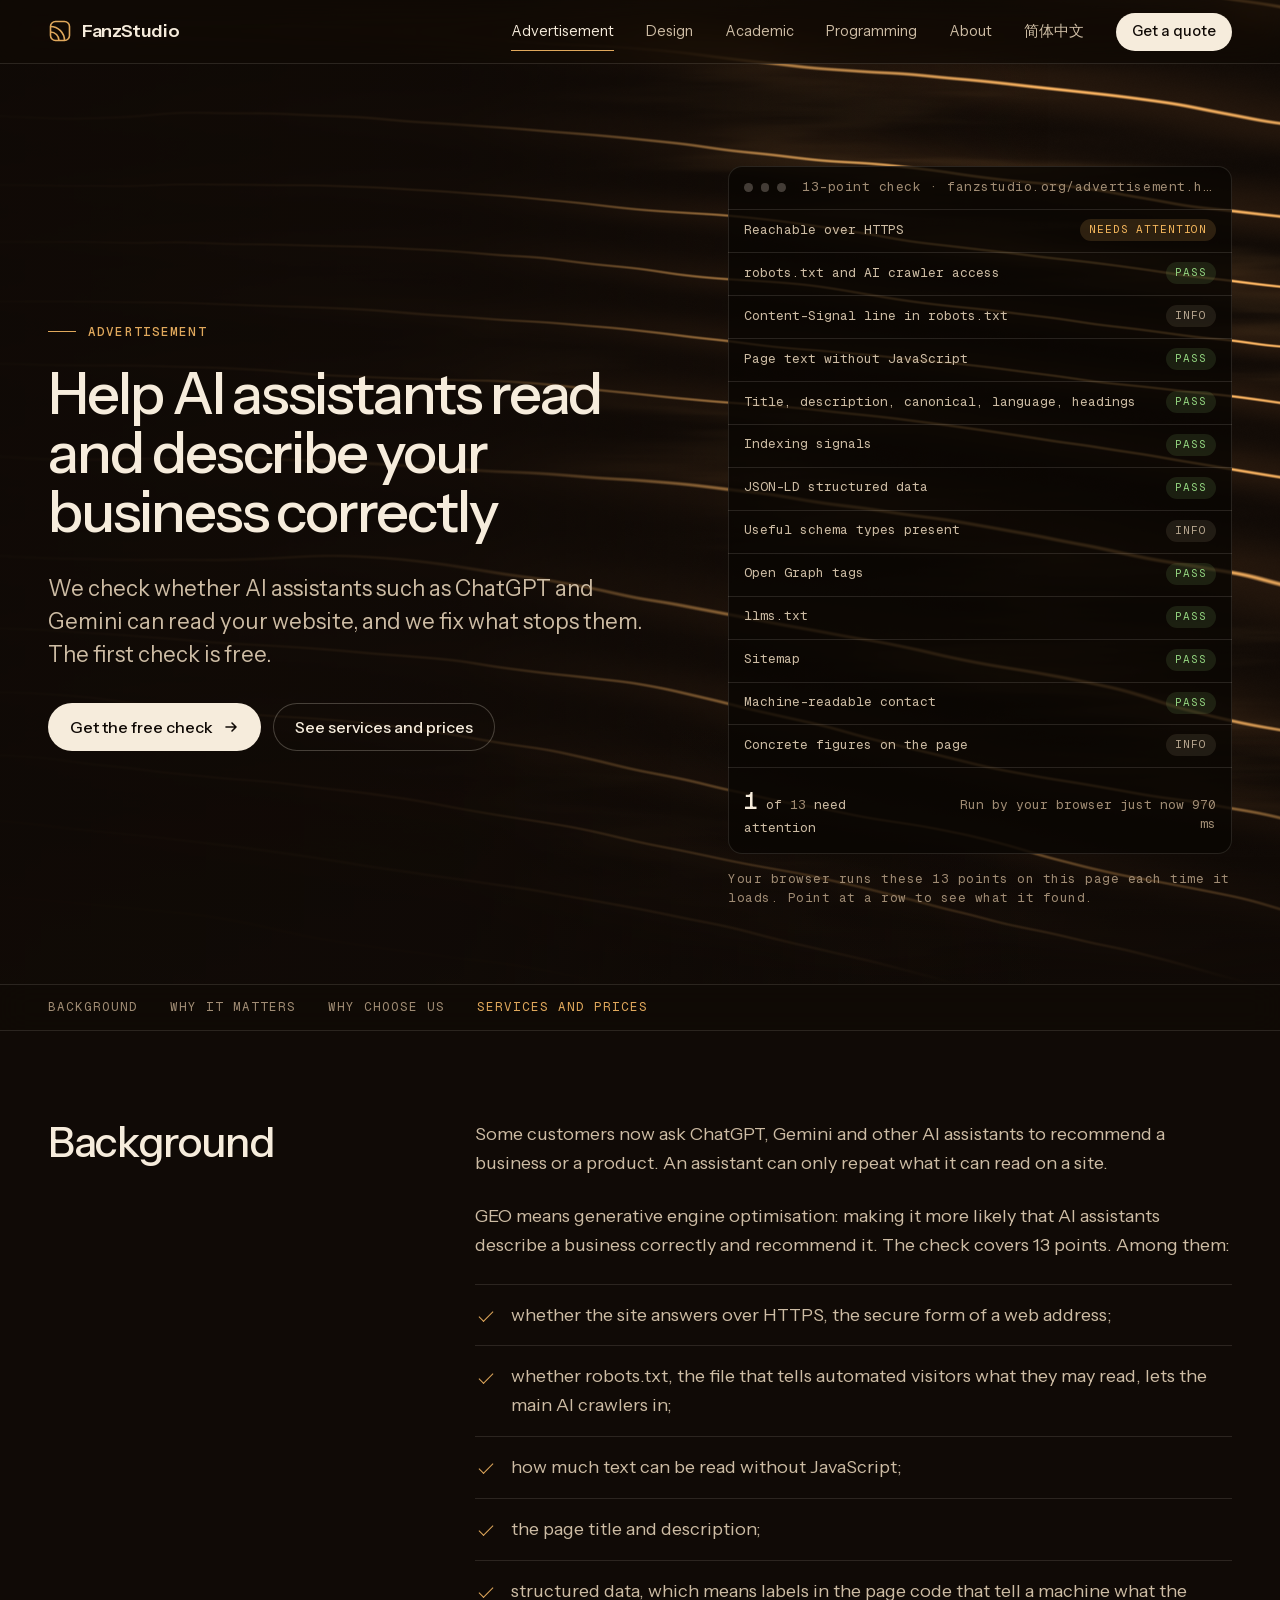
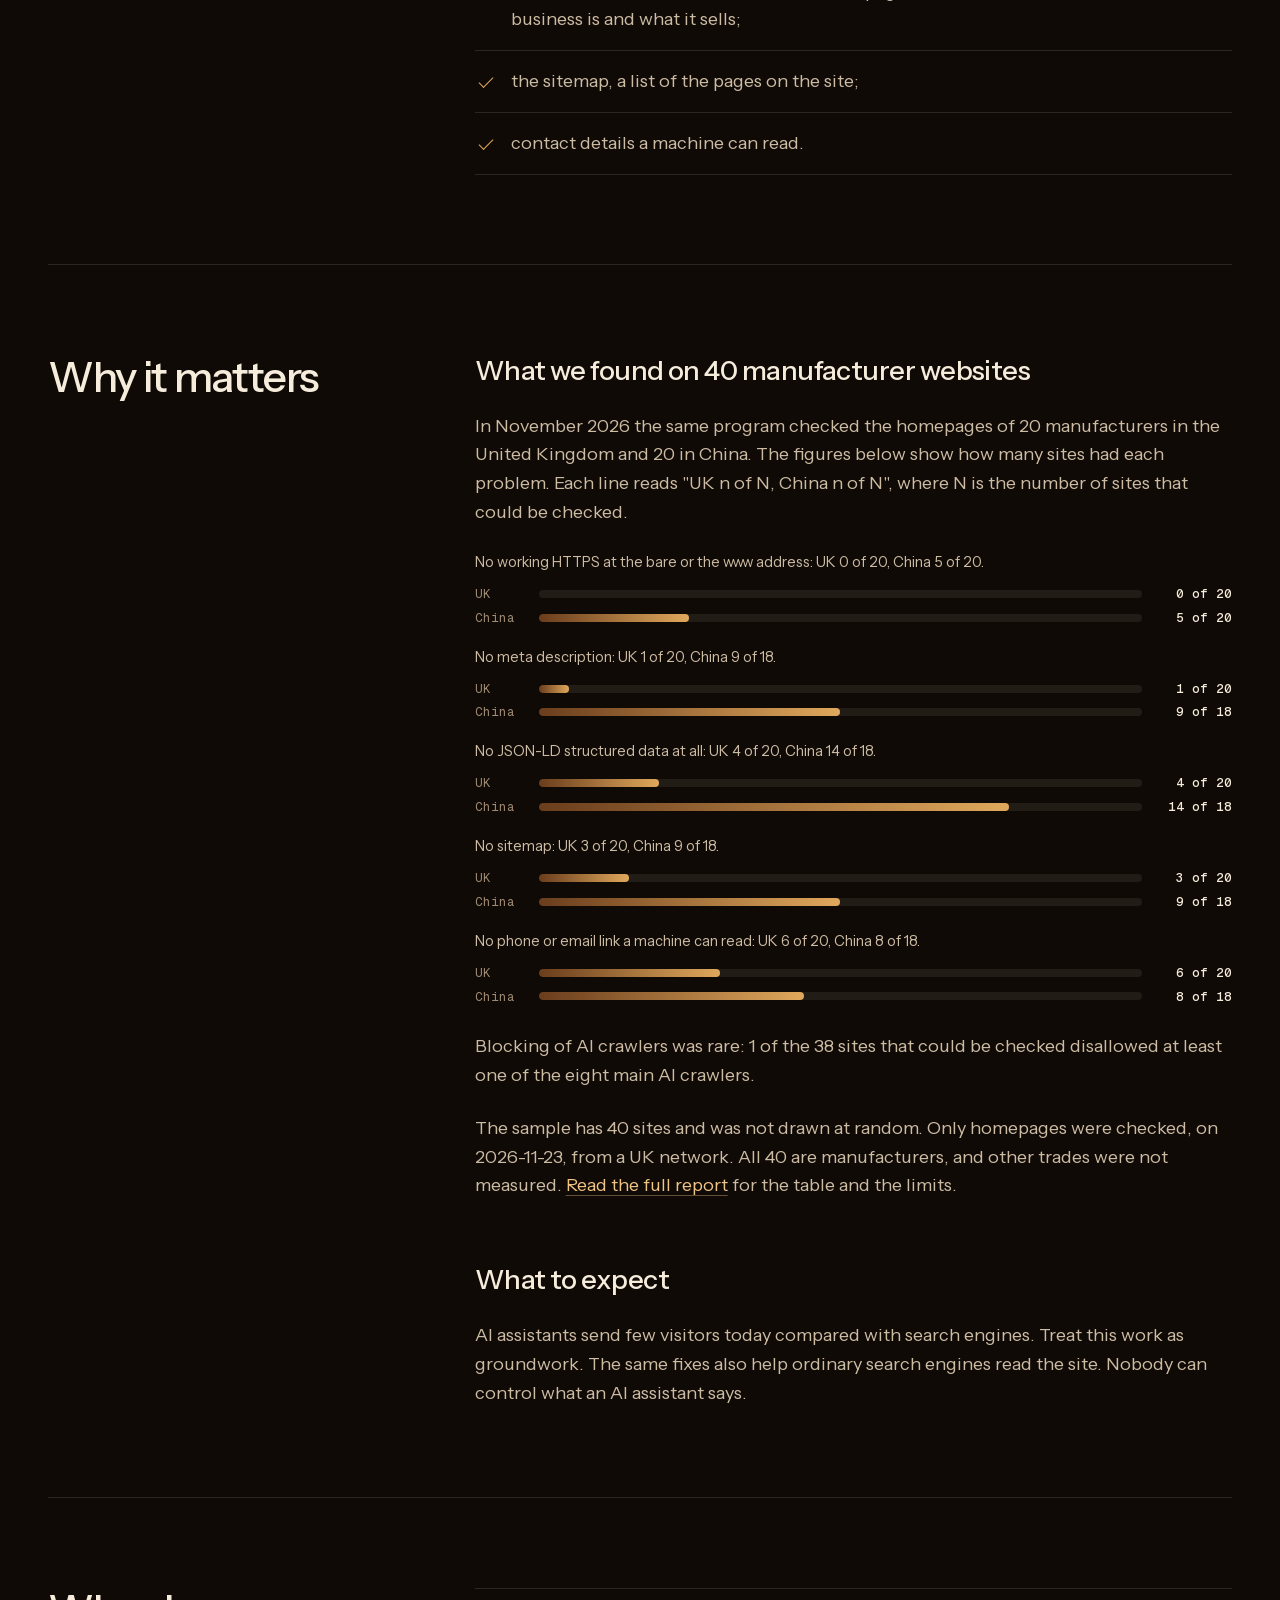
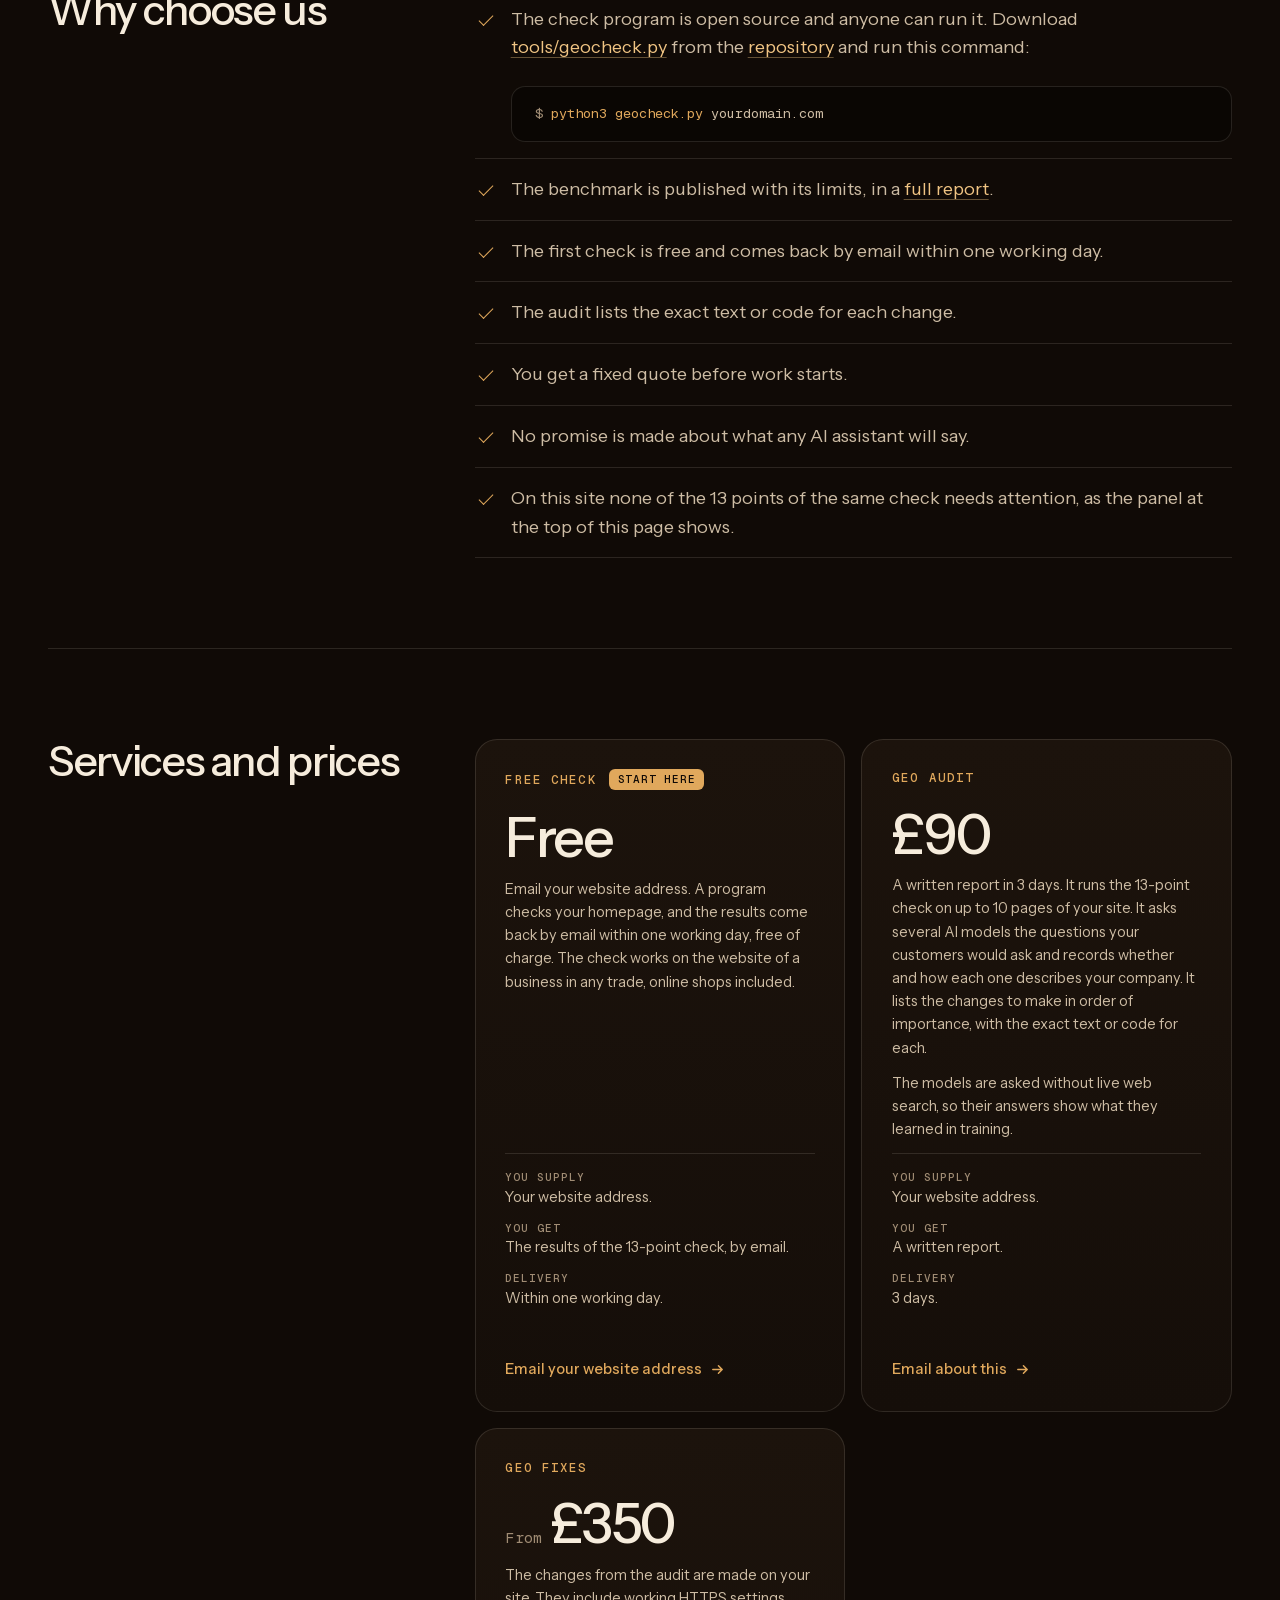
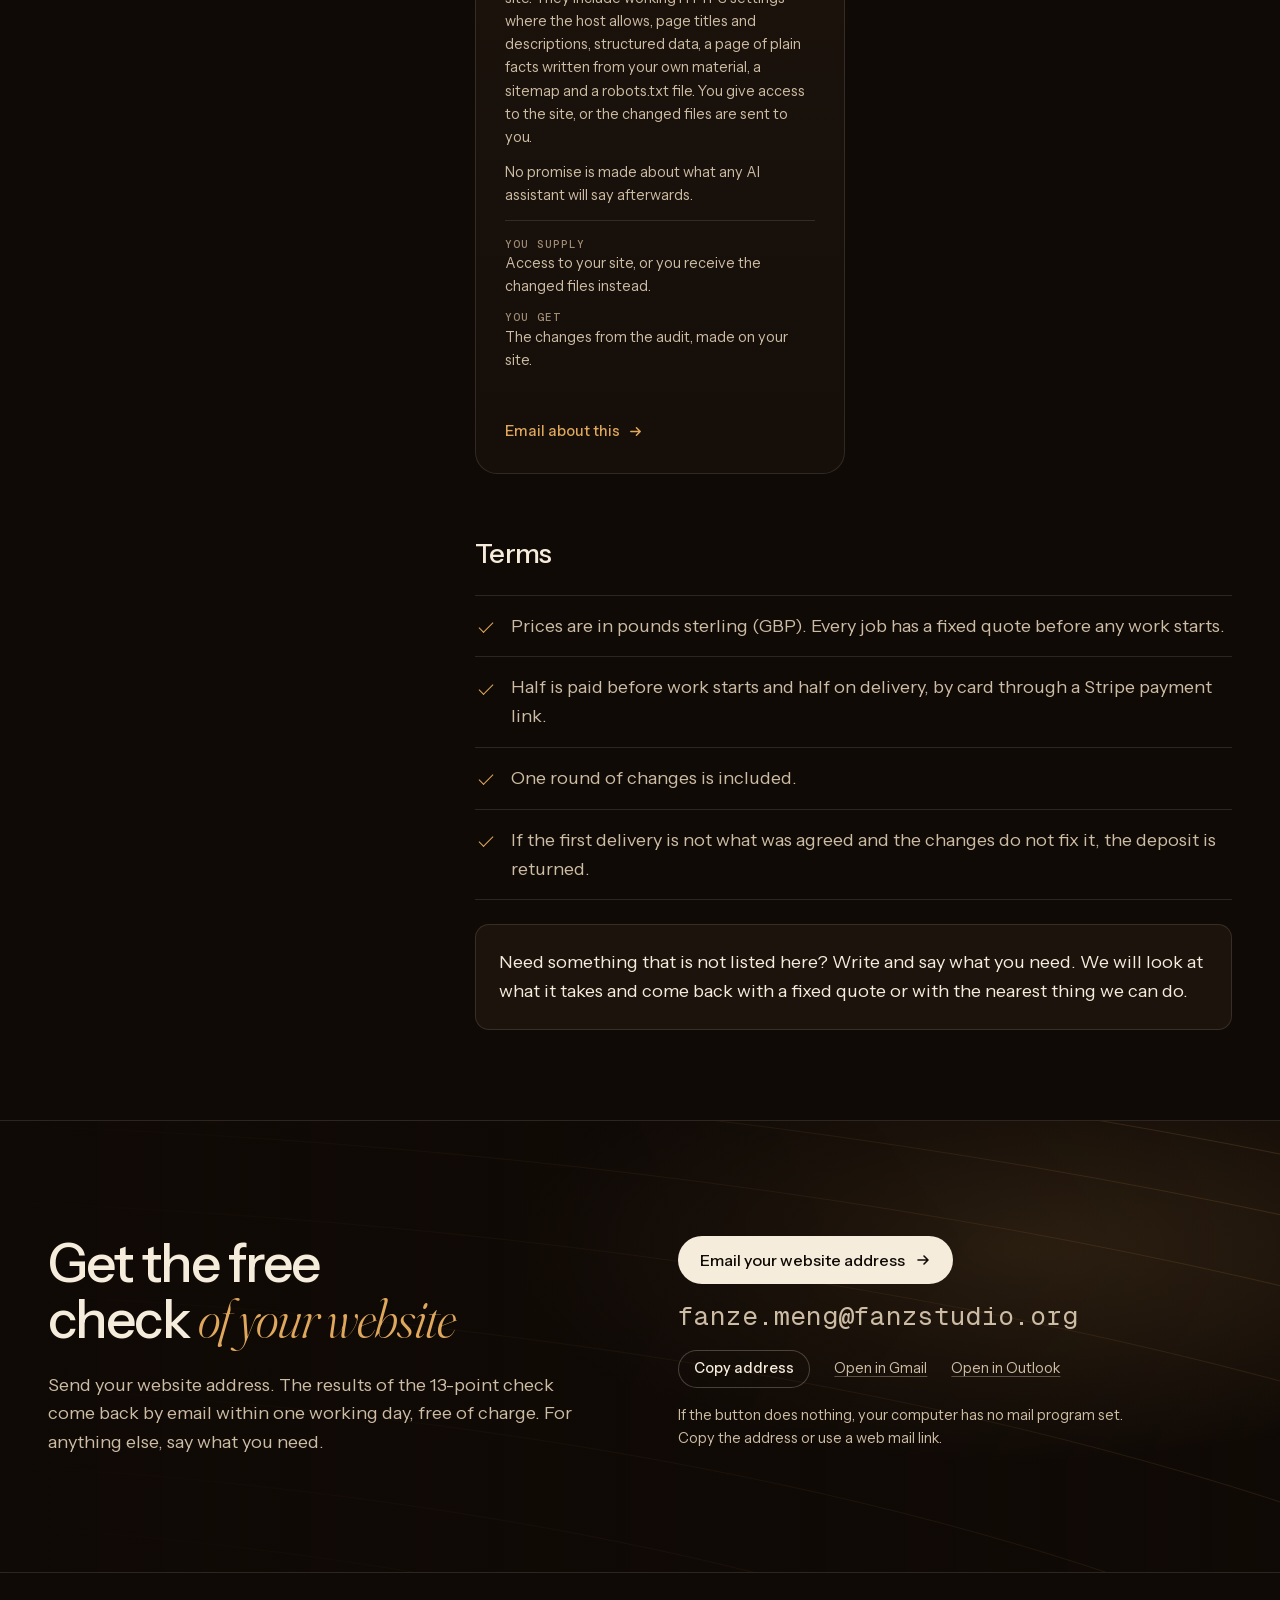
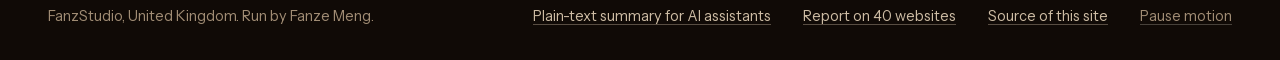
<file: advertisement.html>
<!doctype html>
<html lang="en">
<head>
<meta charset="utf-8">
<meta name="viewport" content="width=device-width, initial-scale=1">
<meta http-equiv="Content-Security-Policy" content="default-src 'self'; script-src 'self' 'unsafe-inline'; style-src 'self' 'unsafe-inline'; img-src 'self' data:; font-src 'self'; connect-src 'self'; object-src 'none'; base-uri 'self'; form-action 'none'">
<meta name="referrer" content="strict-origin-when-cross-origin">
<title>Advertisement: help AI assistants read your business website | FanzStudio</title>
<meta name="description" content="FanzStudio checks whether AI assistants such as ChatGPT and Gemini can read your website, and fixes what stops them. Free check of 13 points. GEO audit £90. GEO fixes from £350.">
<link rel="canonical" href="https://fanzstudio.org/advertisement.html">
<meta property="og:type" content="website">
<meta property="og:url" content="https://fanzstudio.org/advertisement.html">
<meta property="og:title" content="Advertisement: help AI assistants read your business website | FanzStudio">
<meta property="og:description" content="FanzStudio checks whether AI assistants such as ChatGPT and Gemini can read your website, and fixes what stops them. Free check of 13 points. GEO audit £90. GEO fixes from £350.">
<meta property="og:image" content="https://fanzstudio.org/og.png">
<meta name="theme-color" content="#100a06">
<link rel="icon" href="favicon.svg" type="image/svg+xml">
<link rel="preload" href="fonts/instrument-sans.woff2" as="font" type="font/woff2" crossorigin>
<link rel="stylesheet" href="style.css">
<script>document.documentElement.classList.add("js");addEventListener("load",function(){if(!window.__fz)document.documentElement.classList.remove("js")})</script>
<script src="site.js" defer></script>
<script type="speculationrules">{"prerender":[{"where":{"or":[{"href_matches":"/"},{"href_matches":"/*.html"}]},"eagerness":"moderate"}]}</script>
<script type="application/ld+json">{
 "@context": "https://schema.org",
 "@type": "ProfessionalService",
 "name": "FanzStudio",
 "url": "https://fanzstudio.org/",
 "email": "fanze.meng@fanzstudio.org",
 "areaServed": "Worldwide",
 "founder": {
  "@type": "Person",
  "name": "Fanze Meng"
 },
 "description": "The Advertisement category of FanzStudio, a studio run by Fanze Meng in the United Kingdom. It checks whether AI assistants can read a small business website and fixes what stops them.",
 "inLanguage": "en",
 "hasOfferCatalog": {
  "@type": "OfferCatalog",
  "name": "FanzStudio services",
  "itemListElement": [
   {
    "@type": "Offer",
    "priceSpecification": {
     "@type": "PriceSpecification",
     "price": "90",
     "priceCurrency": "GBP",
     "minPrice": "90"
    },
    "itemOffered": {
     "@type": "Service",
     "name": "GEO audit",
     "description": "Written report in 3 days: a 13-point check on up to 10 pages, questions put to several AI models, and a ranked list of changes with the exact text or code."
    }
   },
   {
    "@type": "Offer",
    "priceSpecification": {
     "@type": "PriceSpecification",
     "price": "350",
     "priceCurrency": "GBP",
     "minPrice": "350"
    },
    "itemOffered": {
     "@type": "Service",
     "name": "GEO fixes",
     "description": "The changes from the audit made on the client's site, from £350."
    }
   }
  ]
 }
}</script>
</head>
<body>
<a class="skip" href="#main">Skip to content</a>
<header class="top"><a class="brand" href="index.html"><svg viewBox="0 0 24 24" fill="none" stroke="currentColor" stroke-width="1.6" aria-hidden="true"><rect x="2.5" y="2.5" width="19" height="19" rx="5"/><path d="M2.5 13a8.5 8.5 0 0 1 8.5 8.5M2.5 7.5a14 14 0 0 1 14 14"/></svg>FanzStudio</a><nav id="nav" aria-label="Main"><a href="advertisement.html" aria-current="page">Advertisement</a><a href="design.html">Design</a><a href="academic.html">Academic</a><a href="programming.html">Programming</a><a href="index.html#about">About</a><a href="zh.html" lang="zh-Hans">简体中文</a></nav><a class="btn btn--sm" href="#contact">Get a quote</a><button class="menu btn btn--ghost btn--sm" type="button" aria-expanded="false" aria-controls="nav">Menu</button></header>
<main id="main">
<section class="chero"><canvas class="grain" data-wood="13,1.2,2.1" aria-hidden="true"></canvas><div class="wrap chero__grid"><div><p class="label label--rule rise"><span style="view-transition-name:k-advertisement">Advertisement</span></p><h1 class="rise" style="--i:1">Help AI assistants read and describe your business correctly</h1><p class="lead rise" style="--i:2">We check whether AI assistants such as ChatGPT and Gemini can read your website, and we fix what stops them. The first check is free.</p><div class="cta rise" style="--i:3"><a class="btn" href="mailto:fanze.meng@fanzstudio.org?subject=Free%20GEO%20check&amp;body=Website%3A%20">Get the free check <svg viewBox="0 0 16 16" fill="none" stroke="currentColor" stroke-width="1.6" stroke-linecap="round" stroke-linejoin="round" aria-hidden="true"><path d="M3 8h10M9 4l4 4-4 4"/></svg></a><a class="btn btn--ghost" href="#services">See services and prices</a></div></div><div class="rise" style="--i:4"><div class="check" data-check><div class="check__bar"><i></i><i></i><i></i><span>13-point check · fanzstudio.org/advertisement.html</span></div><ul><li data-c="reachable" tabindex="0"><span>Reachable over HTTPS</span><span class="st st--pass">Pass</span><small></small></li><li data-c="robots" tabindex="0"><span>robots.txt and AI crawler access</span><span class="st st--pass">Pass</span><small></small></li><li data-c="content_signal" tabindex="0"><span>Content-Signal line in robots.txt</span><span class="st st--info">Info</span><small></small></li><li data-c="js_text" tabindex="0"><span>Page text without JavaScript</span><span class="st st--pass">Pass</span><small></small></li><li data-c="head" tabindex="0"><span>Title, description, canonical, language, headings</span><span class="st st--pass">Pass</span><small></small></li><li data-c="indexing" tabindex="0"><span>Indexing signals</span><span class="st st--pass">Pass</span><small></small></li><li data-c="jsonld" tabindex="0"><span>JSON-LD structured data</span><span class="st st--pass">Pass</span><small></small></li><li data-c="jsonld_types" tabindex="0"><span>Useful schema types present</span><span class="st st--info">Info</span><small></small></li><li data-c="open_graph" tabindex="0"><span>Open Graph tags</span><span class="st st--pass">Pass</span><small></small></li><li data-c="llms_txt" tabindex="0"><span>llms.txt</span><span class="st st--pass">Pass</span><small></small></li><li data-c="sitemap" tabindex="0"><span>Sitemap</span><span class="st st--pass">Pass</span><small></small></li><li data-c="contact" tabindex="0"><span>Machine-readable contact</span><span class="st st--pass">Pass</span><small></small></li><li data-c="specifics" tabindex="0"><span>Concrete figures on the page</span><span class="st st--info">Info</span><small></small></li></ul><div class="check__sum"><span><b data-sum="attn">0</b>of <span data-sum="n">13</span> need attention</span><span><span data-sum="when" data-live="Run by your browser just now">Result from the studio's check program</span> <span data-sum="ms"></span></span></div></div><p class="cap">Your browser runs these 13 points on this page each time it loads. Point at a row to see what it found.</p></div></div></section>
<div class="subnav"><div class="wrap"><a href="#background">Background</a><a href="#why">Why it matters</a><a href="#choose">Why choose us</a><a href="#services">Services and prices</a></div></div>
<div class="wrap"><section class="part rv" id="background"><h2>Background</h2><div class="body"><p>Some customers now ask ChatGPT, Gemini and other AI assistants to recommend a business or a product. An assistant can only repeat what it can read on a site.</p><p>GEO means generative engine optimisation: making it more likely that AI assistants describe a business correctly and recommend it. The check covers 13 points. Among them:</p><ul class="ticks"><li>whether the site answers over HTTPS, the secure form of a web address;</li><li>whether robots.txt, the file that tells automated visitors what they may read, lets the main AI crawlers in;</li><li>how much text can be read without JavaScript;</li><li>the page title and description;</li><li>structured data, which means labels in the page code that tell a machine what the business is and what it sells;</li><li>the sitemap, a list of the pages on the site;</li><li>contact details a machine can read.</li></ul></div></section><section class="part rv" id="why"><h2>Why it matters</h2><div class="body"><h3>What we found on 40 manufacturer websites</h3><p>In November 2026 the same program checked the homepages of 20 manufacturers in the United Kingdom and 20 in China. The figures below show how many sites had each problem. Each line reads "UK n of N, China n of N", where N is the number of sites that could be checked.</p><div class="bars"><div class="bar"><p>No working HTTPS at the bare or the www address: UK 0 of 20, China 5 of 20.</p><div class="bar__r"><span>UK</span><i style="--v:0%"></i><b>0 of 20</b></div><div class="bar__r"><span>China</span><i style="--v:25%"></i><b>5 of 20</b></div></div><div class="bar"><p>No meta description: UK 1 of 20, China 9 of 18.</p><div class="bar__r"><span>UK</span><i style="--v:5%"></i><b>1 of 20</b></div><div class="bar__r"><span>China</span><i style="--v:50%"></i><b>9 of 18</b></div></div><div class="bar"><p>No JSON-LD structured data at all: UK 4 of 20, China 14 of 18.</p><div class="bar__r"><span>UK</span><i style="--v:20%"></i><b>4 of 20</b></div><div class="bar__r"><span>China</span><i style="--v:78%"></i><b>14 of 18</b></div></div><div class="bar"><p>No sitemap: UK 3 of 20, China 9 of 18.</p><div class="bar__r"><span>UK</span><i style="--v:15%"></i><b>3 of 20</b></div><div class="bar__r"><span>China</span><i style="--v:50%"></i><b>9 of 18</b></div></div><div class="bar"><p>No phone or email link a machine can read: UK 6 of 20, China 8 of 18.</p><div class="bar__r"><span>UK</span><i style="--v:30%"></i><b>6 of 20</b></div><div class="bar__r"><span>China</span><i style="--v:44%"></i><b>8 of 18</b></div></div></div><p>Blocking of AI crawlers was rare: 1 of the 38 sites that could be checked disallowed at least one of the eight main AI crawlers.</p><p>The sample has 40 sites and was not drawn at random. Only homepages were checked, on 2026-11-23, from a UK network. All 40 are manufacturers, and other trades were not measured. <a href="geo-benchmark.html">Read the full report</a> for the table and the limits.</p><h3>What to expect</h3><p>AI assistants send few visitors today compared with search engines. Treat this work as groundwork. The same fixes also help ordinary search engines read the site. Nobody can control what an AI assistant says.</p></div></section><section class="part rv" id="choose"><h2>Why choose us</h2><div class="body"><ul class="ticks"><li>The check program is open source and anyone can run it. Download <a href="tools/geocheck.py">tools/geocheck.py</a> from the <a href="https://github.com/fanzemeng31-arch/fanzstudio">repository</a> and run this command:<pre class="term"><i>$</i> <b>python3 geocheck.py</b> yourdomain.com</pre></li><li>The benchmark is published with its limits, in a <a href="geo-benchmark.html">full report</a>.</li><li>The first check is free and comes back by email within one working day.</li><li>The audit lists the exact text or code for each change.</li><li>You get a fixed quote before work starts.</li><li>No promise is made about what any AI assistant will say.</li><li>On this site none of the 13 points of the same check needs attention, as the panel at the top of this page shows.</li></ul></div></section><section class="part rv" id="services"><h2>Services and prices</h2><div class="body"><ul class="prices"><li class="card price"><h3>Free check <span class="tag tag--start">Start here</span></h3><p class="price__n">Free</p><p>Email your website address. A program checks your homepage, and the results come back by email within one working day, free of charge. The check works on the website of a business in any trade, online shops included.</p><dl><div><dt>You supply</dt><dd>Your website address.</dd></div><div><dt>You get</dt><dd>The results of the 13-point check, by email.</dd></div><div><dt>Delivery</dt><dd>Within one working day.</dd></div></dl><a class="more" href="mailto:fanze.meng@fanzstudio.org?subject=Free%20GEO%20check&amp;body=Website%3A%20">Email your website address <svg viewBox="0 0 16 16" fill="none" stroke="currentColor" stroke-width="1.6" stroke-linecap="round" stroke-linejoin="round" aria-hidden="true"><path d="M3 8h10M9 4l4 4-4 4"/></svg></a></li><li class="card price"><h3>GEO audit</h3><p class="price__n">£90</p><p>A written report in 3 days. It runs the 13-point check on up to 10 pages of your site. It asks several AI models the questions your customers would ask and records whether and how each one describes your company. It lists the changes to make in order of importance, with the exact text or code for each.</p><p>The models are asked without live web search, so their answers show what they learned in training.</p><dl><div><dt>You supply</dt><dd>Your website address.</dd></div><div><dt>You get</dt><dd>A written report.</dd></div><div><dt>Delivery</dt><dd>3 days.</dd></div></dl><a class="more" href="mailto:fanze.meng@fanzstudio.org?subject=FanzStudio%20enquiry%3A%20GEO%20audit">Email about this <svg viewBox="0 0 16 16" fill="none" stroke="currentColor" stroke-width="1.6" stroke-linecap="round" stroke-linejoin="round" aria-hidden="true"><path d="M3 8h10M9 4l4 4-4 4"/></svg></a></li><li class="card price"><h3>GEO fixes</h3><p class="price__n"><small>From</small>£350</p><p>The changes from the audit are made on your site. They include working HTTPS settings where the host allows, page titles and descriptions, structured data, a page of plain facts written from your own material, a sitemap and a robots.txt file. You give access to the site, or the changed files are sent to you.</p><p>No promise is made about what any AI assistant will say afterwards.</p><dl><div><dt>You supply</dt><dd>Access to your site, or you receive the changed files instead.</dd></div><div><dt>You get</dt><dd>The changes from the audit, made on your site.</dd></div></dl><a class="more" href="mailto:fanze.meng@fanzstudio.org?subject=FanzStudio%20enquiry%3A%20GEO%20fixes">Email about this <svg viewBox="0 0 16 16" fill="none" stroke="currentColor" stroke-width="1.6" stroke-linecap="round" stroke-linejoin="round" aria-hidden="true"><path d="M3 8h10M9 4l4 4-4 4"/></svg></a></li></ul><h3>Terms</h3><ul class="ticks"><li>Prices are in pounds sterling (GBP). Every job has a fixed quote before any work starts.</li><li>Half is paid before work starts and half on delivery, by card through a Stripe payment link.</li><li>One round of changes is included.</li><li>If the first delivery is not what was agreed and the changes do not fix it, the deposit is returned.</li></ul><p class="note">Need something that is not listed here? Write and say what you need. We will look at what it takes and come back with a fixed quote or with the nearest thing we can do.</p></div></section></div>
<section class="band" id="contact"><div class="wrap band__grid"><div class="rv"><h2>Get the free check <em>of your website</em></h2><p>Send your website address. The results of the 13-point check come back by email within one working day, free of charge. For anything else, say what you need.</p></div><div class="rv" style="--i:1"><div class="mail"><a class="btn" href="mailto:fanze.meng@fanzstudio.org?subject=Free%20GEO%20check&amp;body=Website%3A%20">Email your website address <svg viewBox="0 0 16 16" fill="none" stroke="currentColor" stroke-width="1.6" stroke-linecap="round" stroke-linejoin="round" aria-hidden="true"><path d="M3 8h10M9 4l4 4-4 4"/></svg></a><p class="mail__addr"><span class="mail-text">fanze.meng@fanzstudio.org</span></p><p class="mail__alt"><button type="button" class="btn btn--ghost btn--sm" data-copy="fanze.meng@fanzstudio.org" data-label="Copy address" data-done="Copied" hidden>Copy address</button><span class="vh" role="status" aria-live="polite"></span><a href="https://mail.google.com/mail/?view=cm&amp;fs=1&amp;to=fanze.meng%40fanzstudio.org&amp;su=Free%20GEO%20check&amp;body=Website%3A%20" target="_blank" rel="noopener">Open in Gmail</a><a href="https://outlook.live.com/mail/0/deeplink/compose?to=fanze.meng%40fanzstudio.org&amp;subject=Free%20GEO%20check&amp;body=Website%3A%20" target="_blank" rel="noopener">Open in Outlook</a></p><p class="mail__note">If the button does nothing, your computer has no mail program set. Copy the address or use a web mail link.</p></div></div></div></section>
</main>
<footer class="foot"><span>FanzStudio, United Kingdom. Run by Fanze Meng.</span><a href="llms.txt">Plain-text summary for AI assistants</a><a href="geo-benchmark.html">Report on 40 websites</a><a href="https://github.com/fanzemeng31-arch/fanzstudio">Source of this site</a><button class="pause" type="button" aria-pressed="false" data-pause="Pause motion" data-play="Play motion" hidden>Pause motion</button></footer>
</body>
</html>
</file>
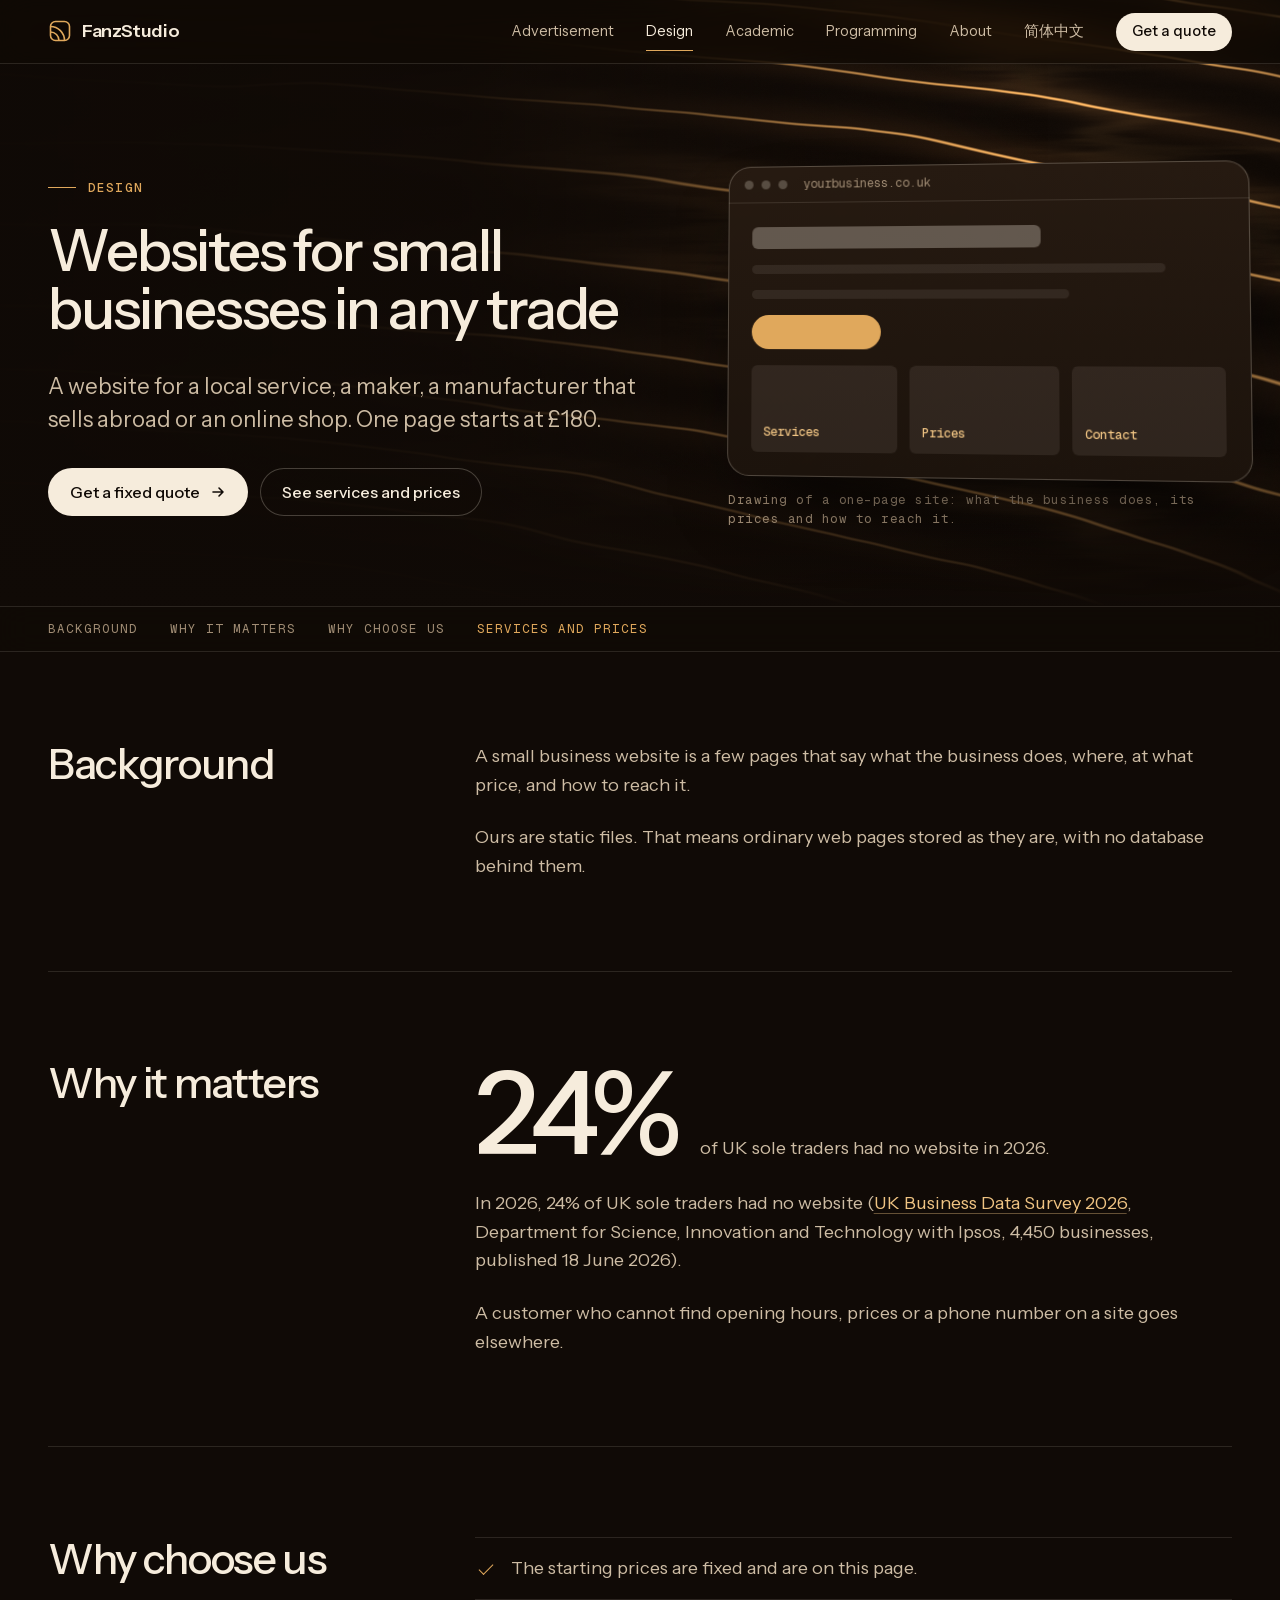
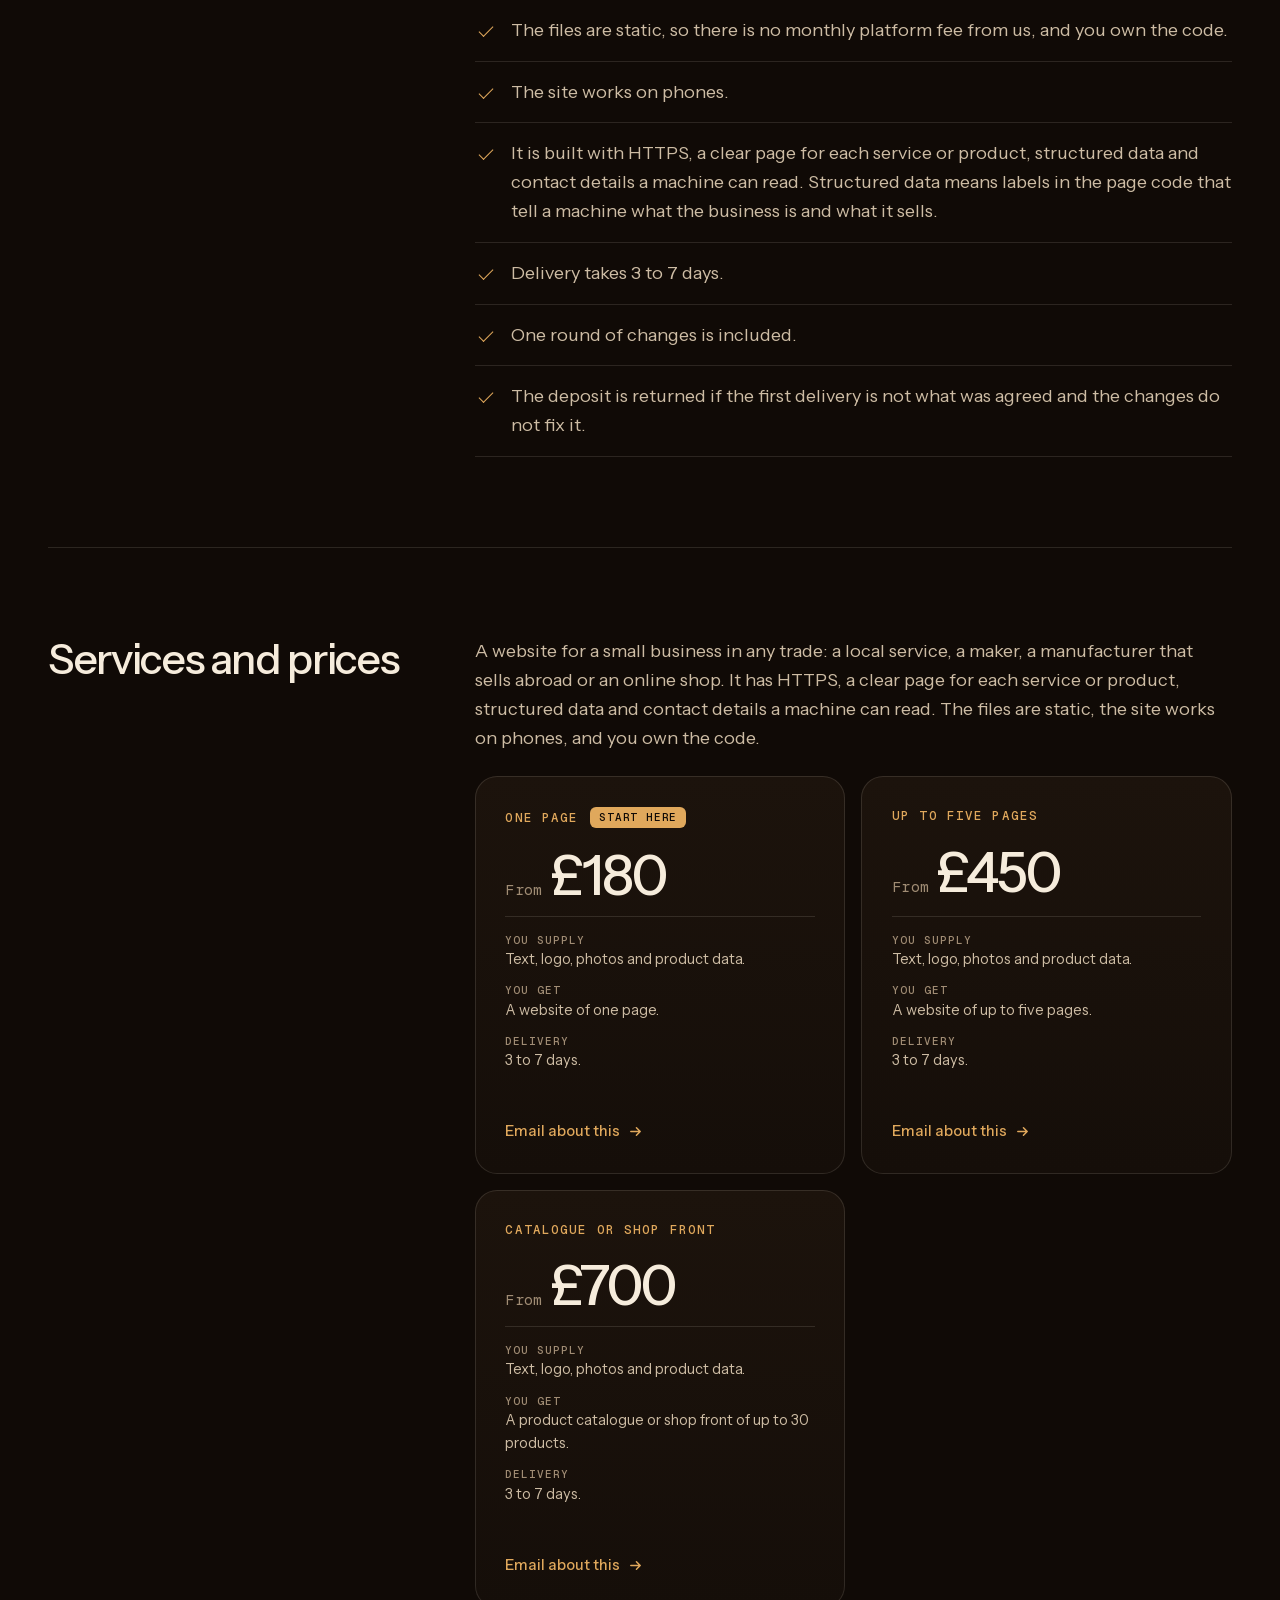
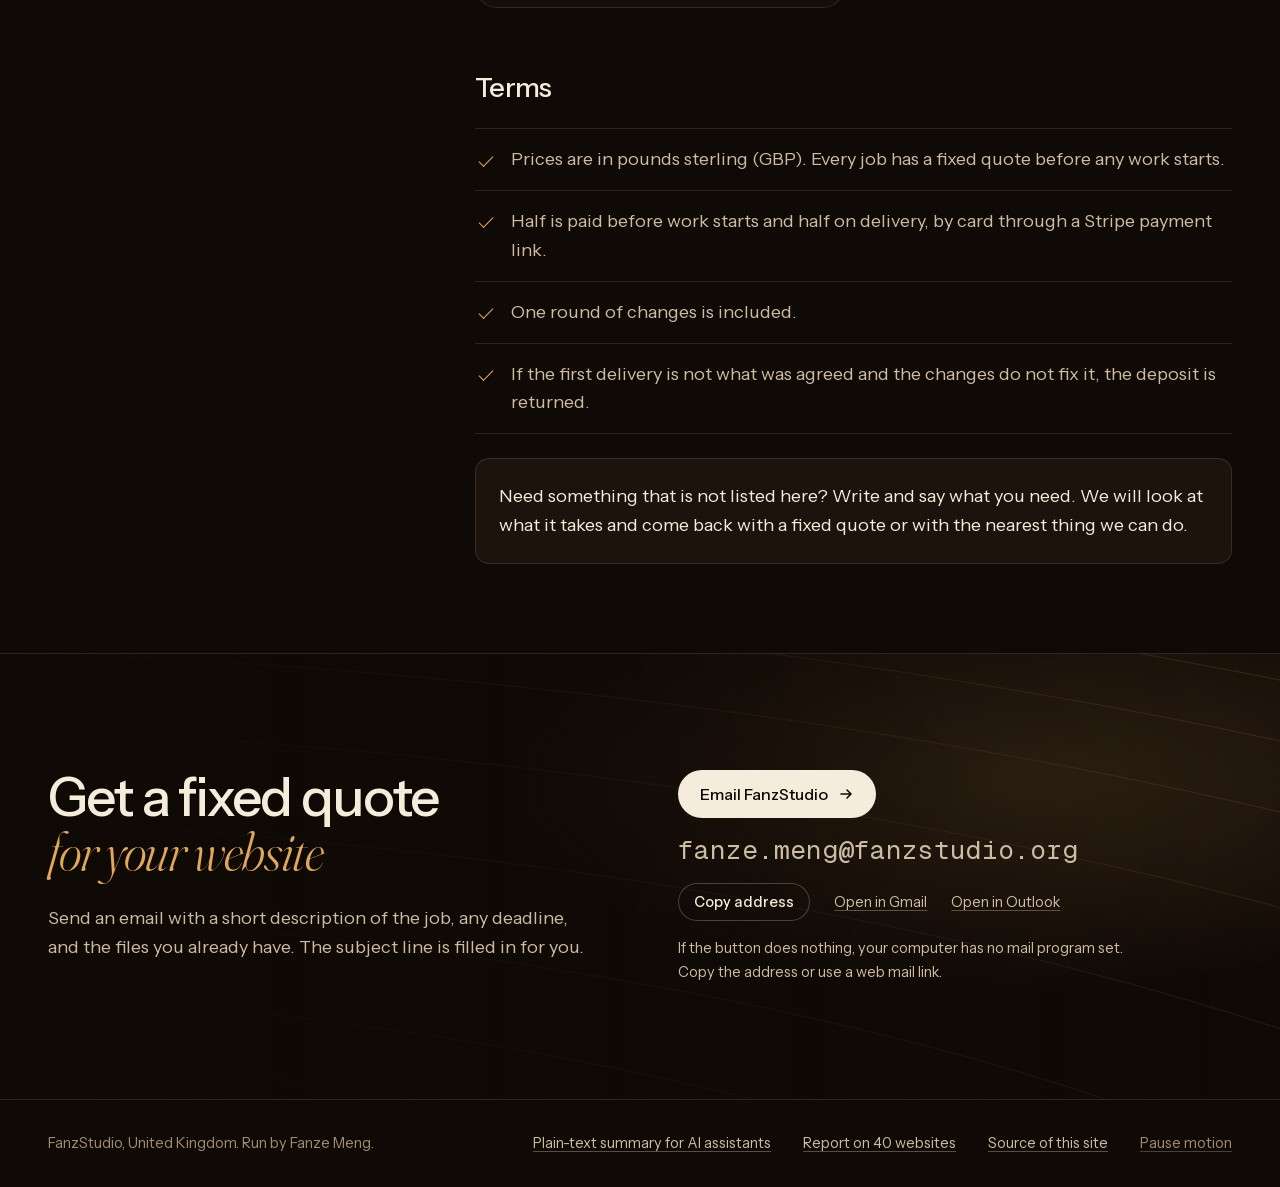
<file: design.html>
<!doctype html>
<html lang="en">
<head>
<meta charset="utf-8">
<meta name="viewport" content="width=device-width, initial-scale=1">
<meta http-equiv="Content-Security-Policy" content="default-src 'self'; script-src 'self' 'unsafe-inline'; style-src 'self' 'unsafe-inline'; img-src 'self' data:; font-src 'self'; connect-src 'self'; object-src 'none'; base-uri 'self'; form-action 'none'">
<meta name="referrer" content="strict-origin-when-cross-origin">
<title>Design: websites for small businesses | FanzStudio</title>
<meta name="description" content="FanzStudio builds websites for small businesses in any trade, online shops included. One page from £180, up to five pages from £450, a shop front of up to 30 products from £700. Delivery in 3 to 7 days.">
<link rel="canonical" href="https://fanzstudio.org/design.html">
<meta property="og:type" content="website">
<meta property="og:url" content="https://fanzstudio.org/design.html">
<meta property="og:title" content="Design: websites for small businesses | FanzStudio">
<meta property="og:description" content="FanzStudio builds websites for small businesses in any trade, online shops included. One page from £180, up to five pages from £450, a shop front of up to 30 products from £700. Delivery in 3 to 7 days.">
<meta property="og:image" content="https://fanzstudio.org/og.png">
<meta name="theme-color" content="#100a06">
<link rel="icon" href="favicon.svg" type="image/svg+xml">
<link rel="preload" href="fonts/instrument-sans.woff2" as="font" type="font/woff2" crossorigin>
<link rel="stylesheet" href="style.css">
<script>document.documentElement.classList.add("js");addEventListener("load",function(){if(!window.__fz)document.documentElement.classList.remove("js")})</script>
<script src="site.js" defer></script>
<script type="speculationrules">{"prerender":[{"where":{"or":[{"href_matches":"/"},{"href_matches":"/*.html"}]},"eagerness":"moderate"}]}</script>
<script type="application/ld+json">{
 "@context": "https://schema.org",
 "@type": "ProfessionalService",
 "name": "FanzStudio",
 "url": "https://fanzstudio.org/",
 "email": "fanze.meng@fanzstudio.org",
 "areaServed": "Worldwide",
 "founder": {
  "@type": "Person",
  "name": "Fanze Meng"
 },
 "description": "The Design category of FanzStudio, a studio run by Fanze Meng in the United Kingdom. It builds websites for small businesses in any trade, online shops included.",
 "inLanguage": "en",
 "hasOfferCatalog": {
  "@type": "OfferCatalog",
  "name": "FanzStudio services",
  "itemListElement": [
   {
    "@type": "Offer",
    "priceSpecification": {
     "@type": "PriceSpecification",
     "price": "180",
     "priceCurrency": "GBP",
     "minPrice": "180"
    },
    "itemOffered": {
     "@type": "Service",
     "name": "Website",
     "description": "Website for a small business in any trade, online shops included: one page from £180, up to five pages from £450, a catalogue or shop front of up to 30 products from £700."
    }
   }
  ]
 }
}</script>
</head>
<body>
<a class="skip" href="#main">Skip to content</a>
<header class="top"><a class="brand" href="index.html"><svg viewBox="0 0 24 24" fill="none" stroke="currentColor" stroke-width="1.6" aria-hidden="true"><rect x="2.5" y="2.5" width="19" height="19" rx="5"/><path d="M2.5 13a8.5 8.5 0 0 1 8.5 8.5M2.5 7.5a14 14 0 0 1 14 14"/></svg>FanzStudio</a><nav id="nav" aria-label="Main"><a href="advertisement.html">Advertisement</a><a href="design.html" aria-current="page">Design</a><a href="academic.html">Academic</a><a href="programming.html">Programming</a><a href="index.html#about">About</a><a href="zh.html" lang="zh-Hans">简体中文</a></nav><a class="btn btn--sm" href="#contact">Get a quote</a><button class="menu btn btn--ghost btn--sm" type="button" aria-expanded="false" aria-controls="nav">Menu</button></header>
<main id="main">
<section class="chero"><canvas class="grain" data-wood="9,0.8,5.3" aria-hidden="true"></canvas><div class="wrap chero__grid"><div><p class="label label--rule rise"><span style="view-transition-name:k-design">Design</span></p><h1 class="rise" style="--i:1">Websites for small businesses in any trade</h1><p class="lead rise" style="--i:2">A website for a local service, a maker, a manufacturer that sells abroad or an online shop. One page starts at £180.</p><div class="cta rise" style="--i:3"><a class="btn" href="#contact">Get a fixed quote <svg viewBox="0 0 16 16" fill="none" stroke="currentColor" stroke-width="1.6" stroke-linecap="round" stroke-linejoin="round" aria-hidden="true"><path d="M3 8h10M9 4l4 4-4 4"/></svg></a><a class="btn btn--ghost" href="#services">See services and prices</a></div></div><div class="rise" style="--i:4"><div class="spec" aria-hidden="true"><div class="spec__bar"><i></i><i></i><i></i><span>yourbusiness.co.uk</span></div><div class="spec__in"><div class="wf wf--h"></div><div class="wf wf--l" style="width:88%"></div><div class="wf wf--l" style="width:68%"></div><div class="wf wf--b"></div><div class="wf--row"><div class="wf wf--box">Services</div><div class="wf wf--box">Prices</div><div class="wf wf--box">Contact</div></div></div></div><p class="cap">Drawing of a one-page site: what the business does, its prices and how to reach it.</p></div></div></section>
<div class="subnav"><div class="wrap"><a href="#background">Background</a><a href="#why">Why it matters</a><a href="#choose">Why choose us</a><a href="#services">Services and prices</a></div></div>
<div class="wrap"><section class="part rv" id="background"><h2>Background</h2><div class="body"><p>A small business website is a few pages that say what the business does, where, at what price, and how to reach it.</p><p>Ours are static files. That means ordinary web pages stored as they are, with no database behind them.</p></div></section><section class="part rv" id="why"><h2>Why it matters</h2><div class="body"><div class="stat"><b>24%</b><span>of UK sole traders had no website in 2026.</span></div><p>In 2026, 24% of UK sole traders had no website (<a href="https://www.gov.uk/government/statistics/uk-business-data-survey-2026/uk-business-data-survey-2026">UK Business Data Survey 2026</a>, Department for Science, Innovation and Technology with Ipsos, 4,450 businesses, published 18 June 2026).</p><p>A customer who cannot find opening hours, prices or a phone number on a site goes elsewhere.</p></div></section><section class="part rv" id="choose"><h2>Why choose us</h2><div class="body"><ul class="ticks"><li>The starting prices are fixed and are on this page.</li><li>The files are static, so there is no monthly platform fee from us, and you own the code.</li><li>The site works on phones.</li><li>It is built with HTTPS, a clear page for each service or product, structured data and contact details a machine can read. Structured data means labels in the page code that tell a machine what the business is and what it sells.</li><li>Delivery takes 3 to 7 days.</li><li>One round of changes is included.</li><li>The deposit is returned if the first delivery is not what was agreed and the changes do not fix it.</li></ul></div></section><section class="part rv" id="services"><h2>Services and prices</h2><div class="body"><p>A website for a small business in any trade: a local service, a maker, a manufacturer that sells abroad or an online shop. It has HTTPS, a clear page for each service or product, structured data and contact details a machine can read. The files are static, the site works on phones, and you own the code.</p><ul class="prices"><li class="card price"><h3>One page <span class="tag tag--start">Start here</span></h3><p class="price__n"><small>From</small>£180</p><dl><div><dt>You supply</dt><dd>Text, logo, photos and product data.</dd></div><div><dt>You get</dt><dd>A website of one page.</dd></div><div><dt>Delivery</dt><dd>3 to 7 days.</dd></div></dl><a class="more" href="mailto:fanze.meng@fanzstudio.org?subject=FanzStudio%20enquiry%3A%20website%20of%20one%20page">Email about this <svg viewBox="0 0 16 16" fill="none" stroke="currentColor" stroke-width="1.6" stroke-linecap="round" stroke-linejoin="round" aria-hidden="true"><path d="M3 8h10M9 4l4 4-4 4"/></svg></a></li><li class="card price"><h3>Up to five pages</h3><p class="price__n"><small>From</small>£450</p><dl><div><dt>You supply</dt><dd>Text, logo, photos and product data.</dd></div><div><dt>You get</dt><dd>A website of up to five pages.</dd></div><div><dt>Delivery</dt><dd>3 to 7 days.</dd></div></dl><a class="more" href="mailto:fanze.meng@fanzstudio.org?subject=FanzStudio%20enquiry%3A%20website%20of%20up%20to%20five%20pages">Email about this <svg viewBox="0 0 16 16" fill="none" stroke="currentColor" stroke-width="1.6" stroke-linecap="round" stroke-linejoin="round" aria-hidden="true"><path d="M3 8h10M9 4l4 4-4 4"/></svg></a></li><li class="card price"><h3>Catalogue or shop front</h3><p class="price__n"><small>From</small>£700</p><dl><div><dt>You supply</dt><dd>Text, logo, photos and product data.</dd></div><div><dt>You get</dt><dd>A product catalogue or shop front of up to 30 products.</dd></div><div><dt>Delivery</dt><dd>3 to 7 days.</dd></div></dl><a class="more" href="mailto:fanze.meng@fanzstudio.org?subject=FanzStudio%20enquiry%3A%20catalogue%20or%20shop%20front">Email about this <svg viewBox="0 0 16 16" fill="none" stroke="currentColor" stroke-width="1.6" stroke-linecap="round" stroke-linejoin="round" aria-hidden="true"><path d="M3 8h10M9 4l4 4-4 4"/></svg></a></li></ul><h3>Terms</h3><ul class="ticks"><li>Prices are in pounds sterling (GBP). Every job has a fixed quote before any work starts.</li><li>Half is paid before work starts and half on delivery, by card through a Stripe payment link.</li><li>One round of changes is included.</li><li>If the first delivery is not what was agreed and the changes do not fix it, the deposit is returned.</li></ul><p class="note">Need something that is not listed here? Write and say what you need. We will look at what it takes and come back with a fixed quote or with the nearest thing we can do.</p></div></section></div>
<section class="band" id="contact"><div class="wrap band__grid"><div class="rv"><h2>Get a fixed quote <em>for your website</em></h2><p>Send an email with a short description of the job, any deadline, and the files you already have. The subject line is filled in for you.</p></div><div class="rv" style="--i:1"><div class="mail"><a class="btn" href="mailto:fanze.meng@fanzstudio.org?subject=FanzStudio%20enquiry%3A%20website">Email FanzStudio <svg viewBox="0 0 16 16" fill="none" stroke="currentColor" stroke-width="1.6" stroke-linecap="round" stroke-linejoin="round" aria-hidden="true"><path d="M3 8h10M9 4l4 4-4 4"/></svg></a><p class="mail__addr"><span class="mail-text">fanze.meng@fanzstudio.org</span></p><p class="mail__alt"><button type="button" class="btn btn--ghost btn--sm" data-copy="fanze.meng@fanzstudio.org" data-label="Copy address" data-done="Copied" hidden>Copy address</button><span class="vh" role="status" aria-live="polite"></span><a href="https://mail.google.com/mail/?view=cm&amp;fs=1&amp;to=fanze.meng%40fanzstudio.org&amp;su=FanzStudio%20enquiry%3A%20website" target="_blank" rel="noopener">Open in Gmail</a><a href="https://outlook.live.com/mail/0/deeplink/compose?to=fanze.meng%40fanzstudio.org&amp;subject=FanzStudio%20enquiry%3A%20website" target="_blank" rel="noopener">Open in Outlook</a></p><p class="mail__note">If the button does nothing, your computer has no mail program set. Copy the address or use a web mail link.</p></div></div></div></section>
</main>
<footer class="foot"><span>FanzStudio, United Kingdom. Run by Fanze Meng.</span><a href="llms.txt">Plain-text summary for AI assistants</a><a href="geo-benchmark.html">Report on 40 websites</a><a href="https://github.com/fanzemeng31-arch/fanzstudio">Source of this site</a><button class="pause" type="button" aria-pressed="false" data-pause="Pause motion" data-play="Play motion" hidden>Pause motion</button></footer>
</body>
</html>
</file>
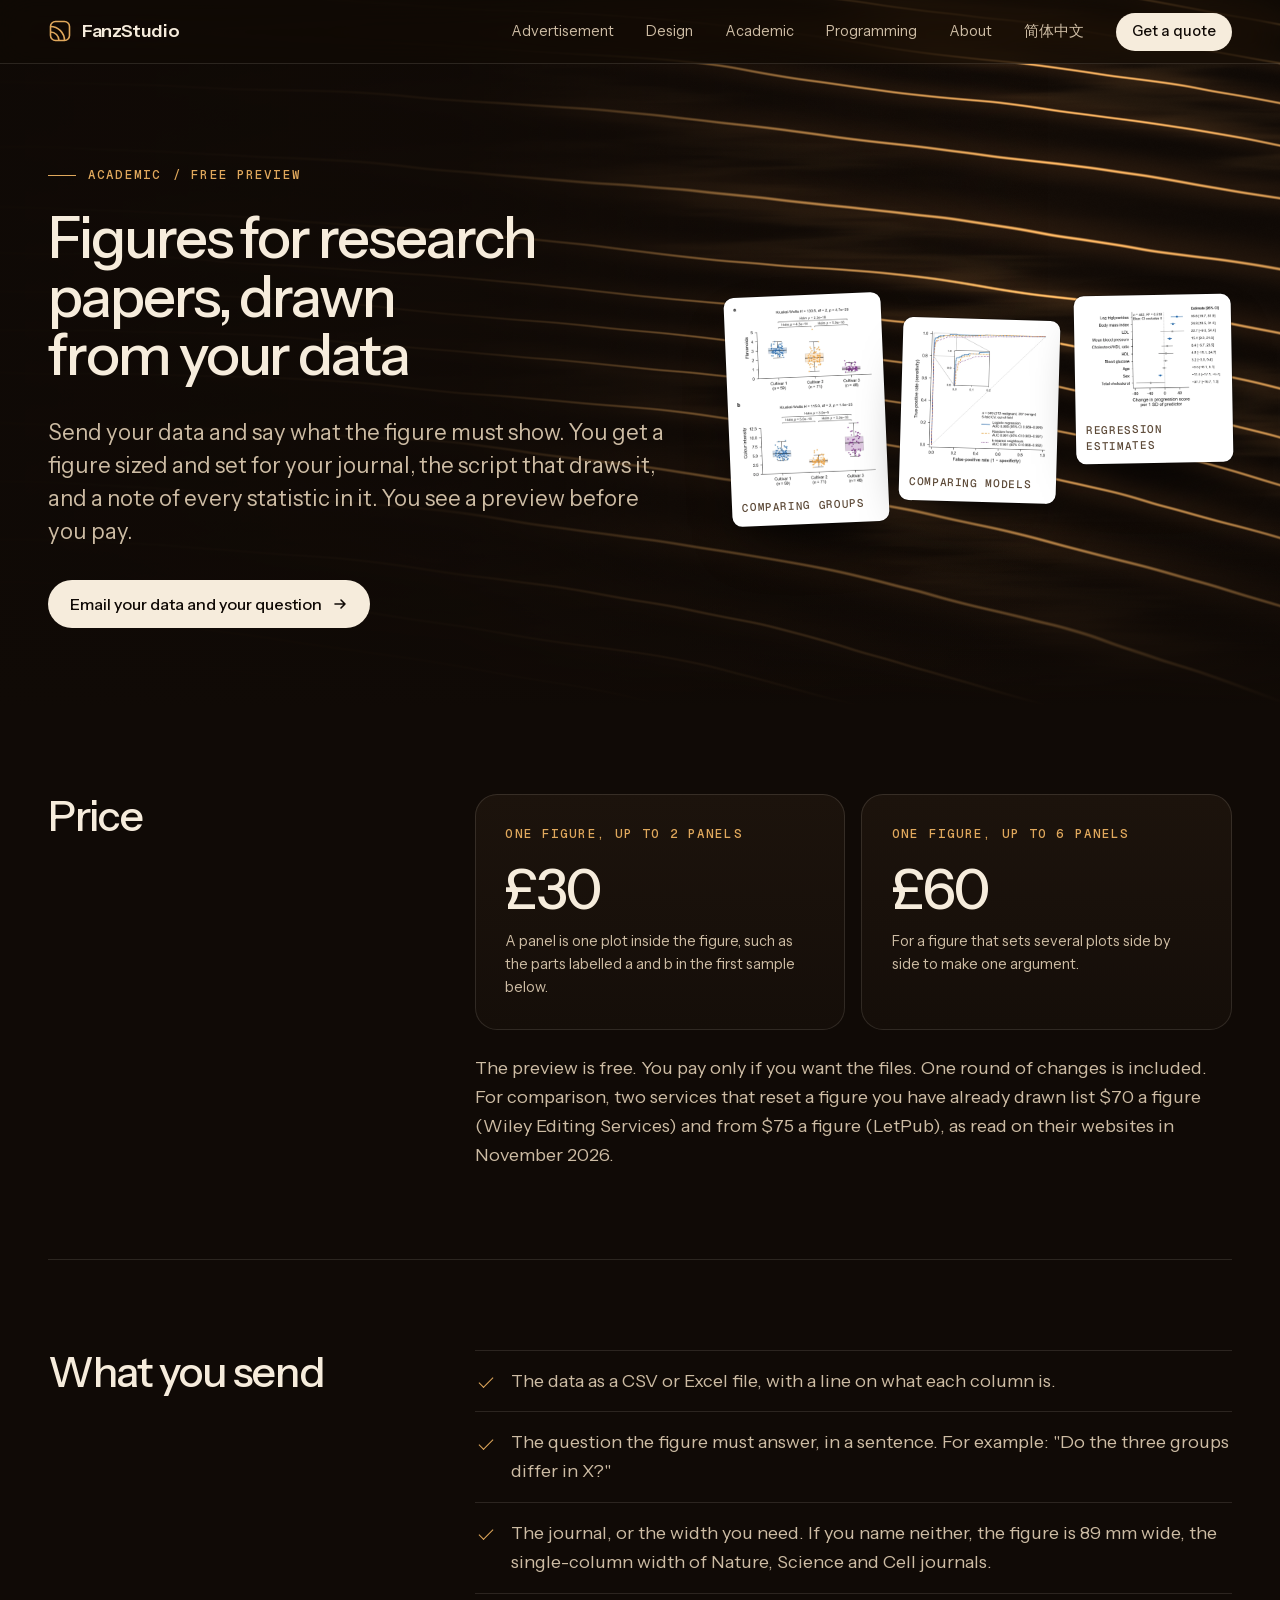
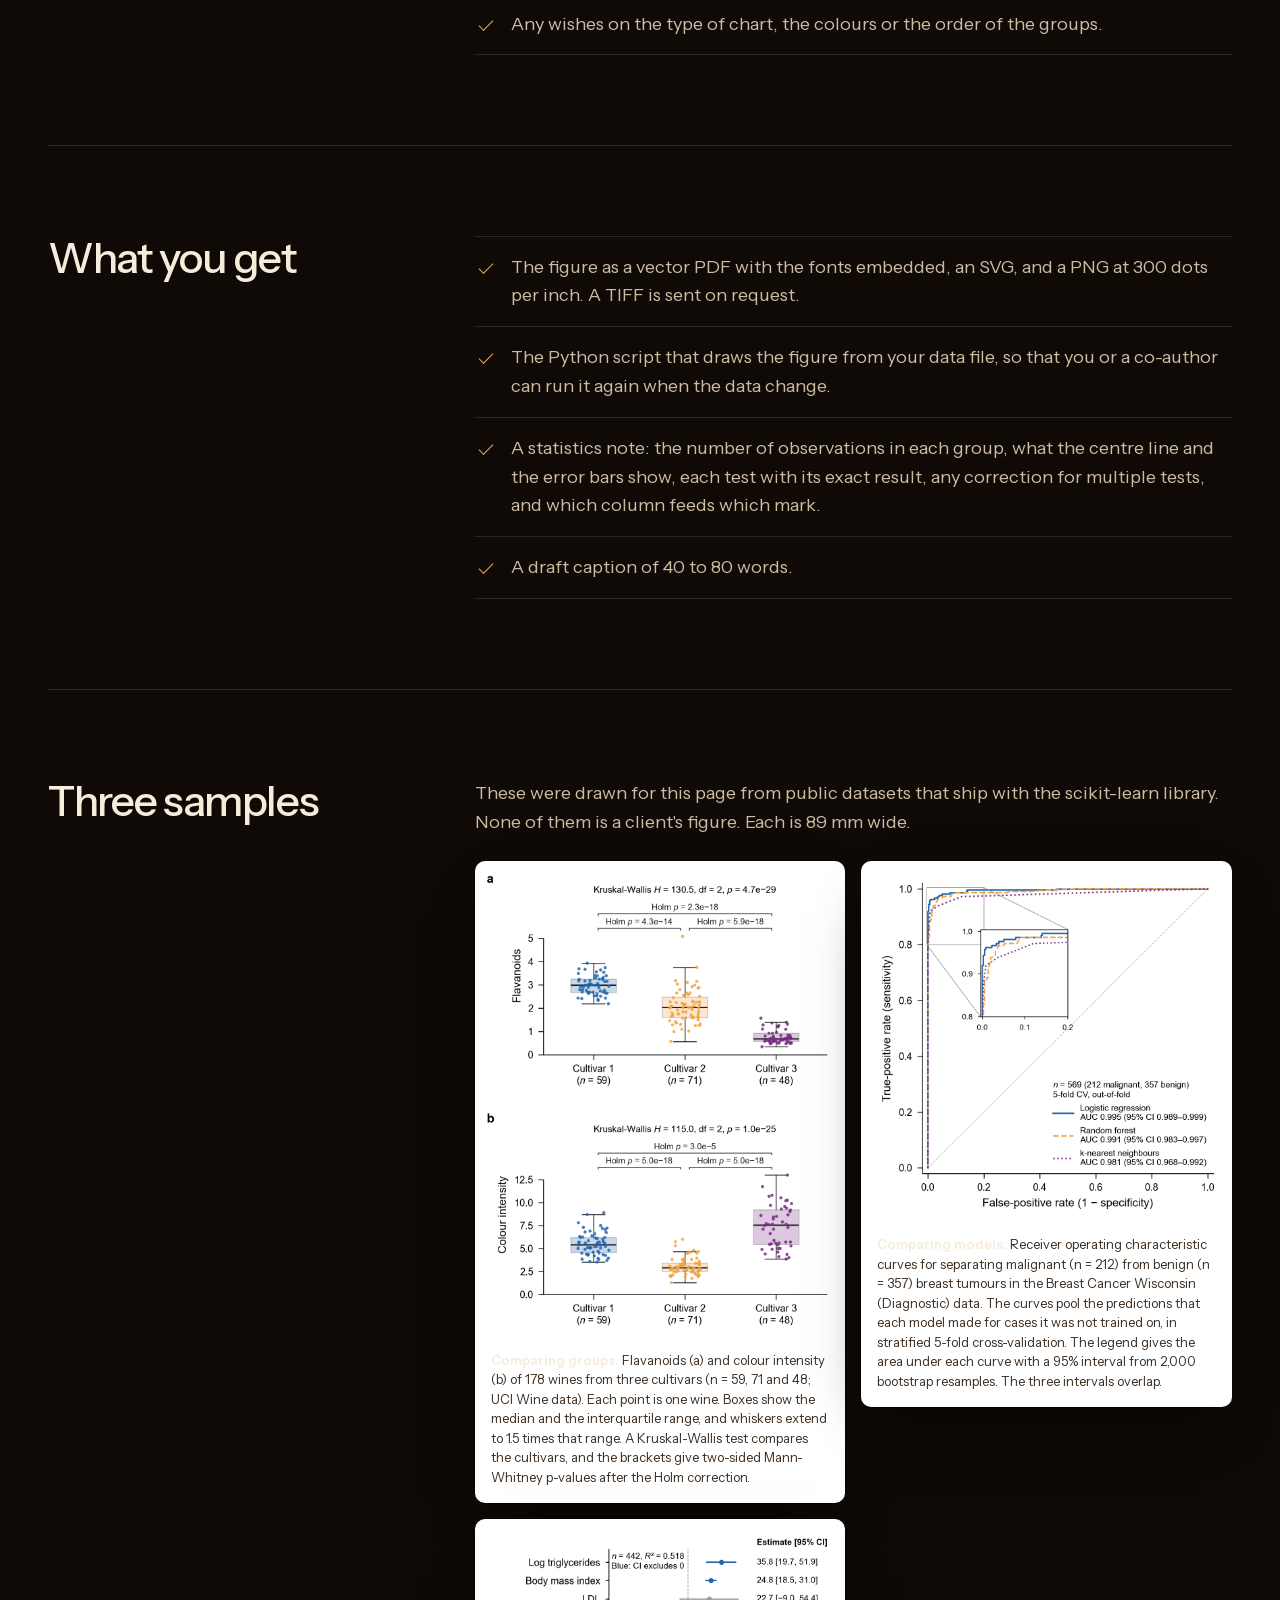
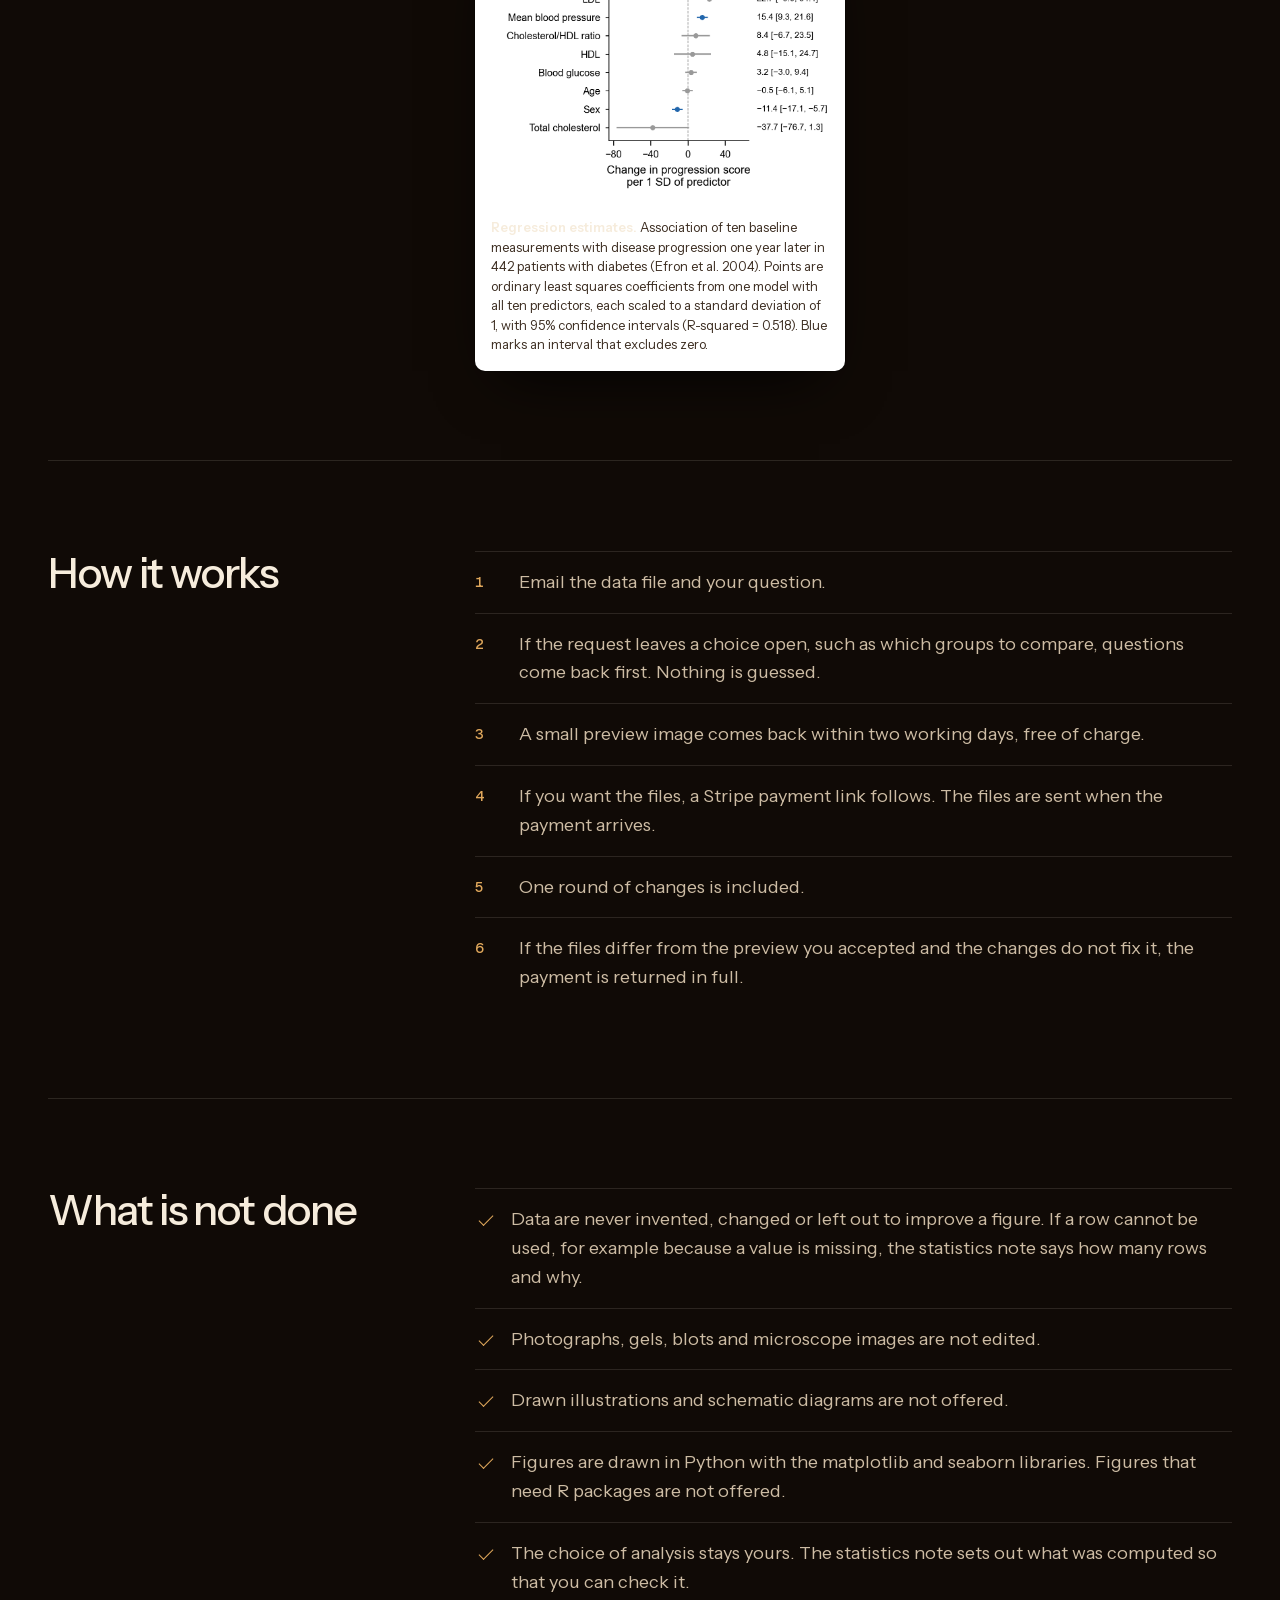
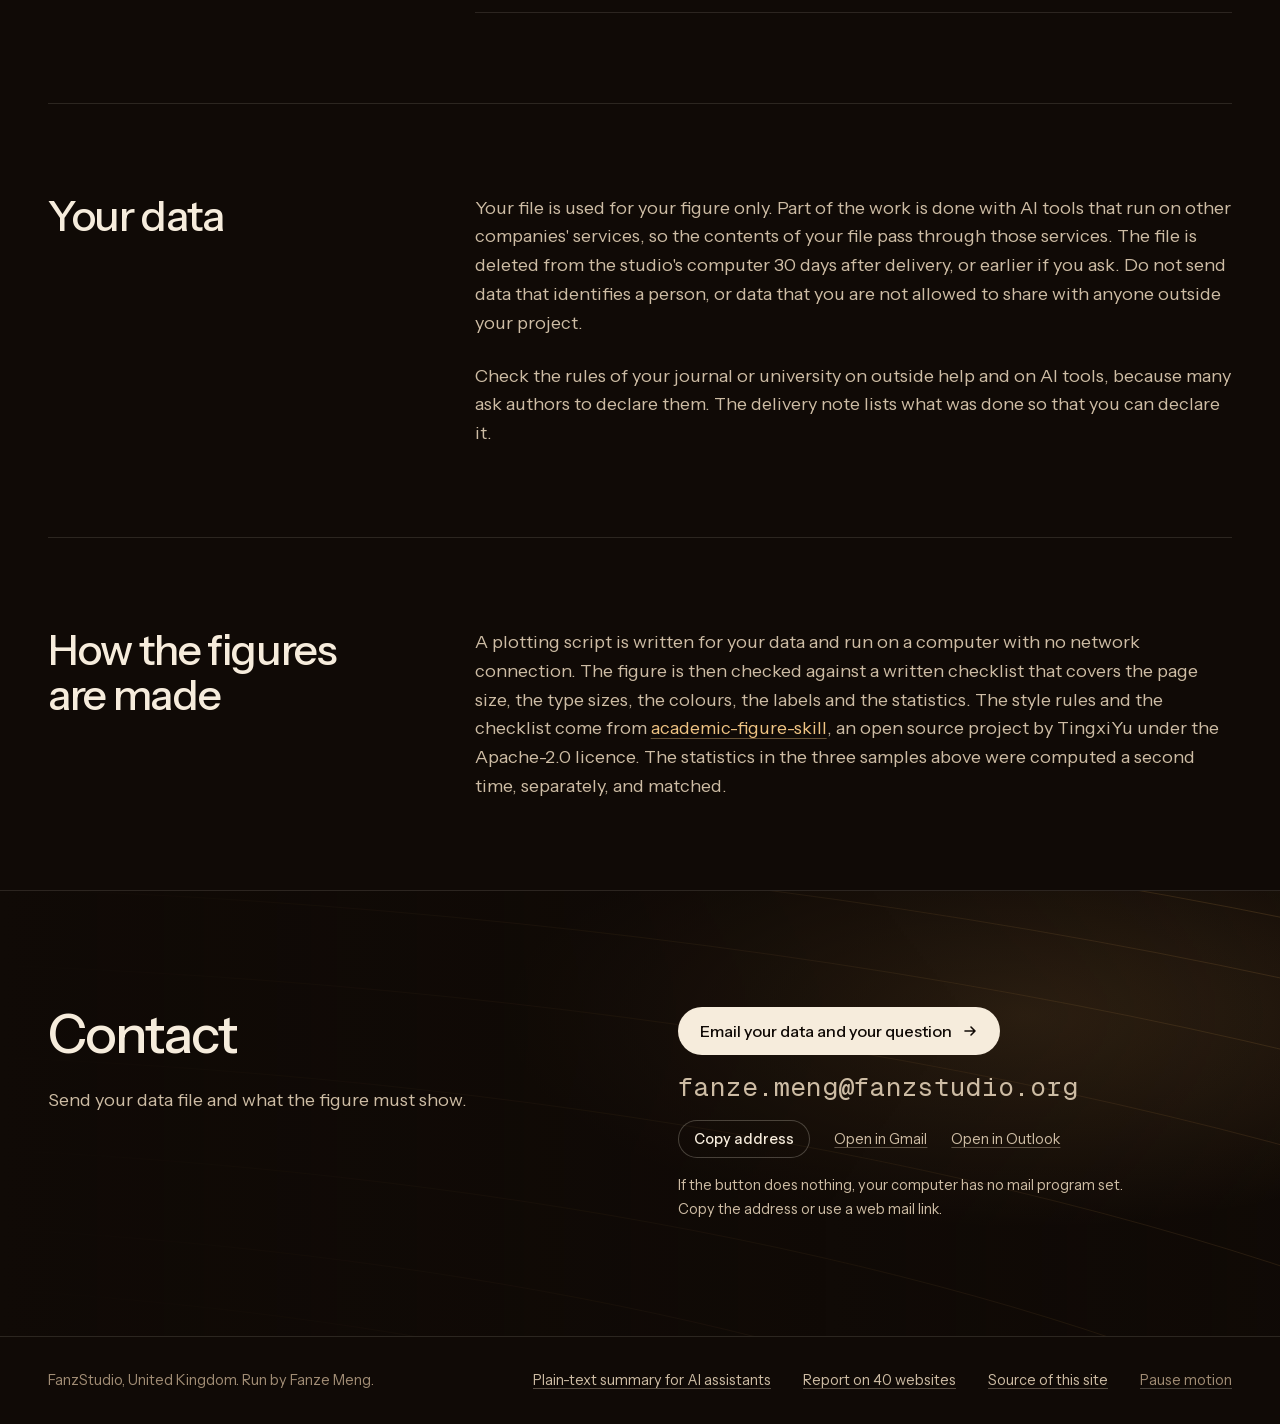
<file: figures.html>
<!doctype html>
<html lang="en">
<head>
<meta charset="utf-8">
<meta name="viewport" content="width=device-width, initial-scale=1">
<meta http-equiv="Content-Security-Policy" content="default-src 'self'; script-src 'self' 'unsafe-inline'; style-src 'self' 'unsafe-inline'; img-src 'self' data:; font-src 'self'; connect-src 'self'; object-src 'none'; base-uri 'self'; form-action 'none'">
<meta name="referrer" content="strict-origin-when-cross-origin">
<title>Figures for research papers, drawn from your data | FanzStudio</title>
<meta name="description" content="Send your data and say what the figure must show. FanzStudio draws a figure sized for your journal and sends the script that draws it and a note of every statistic in it. Free preview. £30 a figure.">
<link rel="canonical" href="https://fanzstudio.org/figures.html">
<meta property="og:type" content="website">
<meta property="og:url" content="https://fanzstudio.org/figures.html">
<meta property="og:title" content="Figures for research papers, drawn from your data">
<meta property="og:description" content="Send your data and say what the figure must show. You get a figure sized for your journal, the script that draws it, and a note of every statistic in it. Free preview. £30 a figure.">
<meta property="og:image" content="https://fanzstudio.org/figures/sample-group-comparison.png">
<meta name="theme-color" content="#100a06">
<link rel="icon" href="favicon.svg" type="image/svg+xml">
<link rel="preload" href="fonts/instrument-sans.woff2" as="font" type="font/woff2" crossorigin>
<link rel="stylesheet" href="style.css">
<script>document.documentElement.classList.add("js");addEventListener("load",function(){if(!window.__fz)document.documentElement.classList.remove("js")})</script>
<script src="site.js" defer></script>
<script type="speculationrules">{"prerender":[{"where":{"or":[{"href_matches":"/"},{"href_matches":"/*.html"}]},"eagerness":"moderate"}]}</script>
<script type="application/ld+json">{
 "@context": "https://schema.org",
 "@type": "Service",
 "name": "Figures for research papers, drawn from your data",
 "serviceType": "Scientific figure preparation",
 "url": "https://fanzstudio.org/figures.html",
 "provider": {
  "@type": "ProfessionalService",
  "name": "FanzStudio",
  "url": "https://fanzstudio.org/",
  "email": "fanze.meng@fanzstudio.org",
  "founder": {"@type": "Person", "name": "Fanze Meng"}
 },
 "areaServed": "Worldwide",
 "description": "A figure for a research paper drawn from the client's own data, sized for the target journal, delivered as vector PDF, SVG and 300 dpi PNG with the Python script that draws it, a statistics note and a caption draft. A preview is sent before any payment.",
 "offers": [
  {"@type": "Offer", "name": "One figure with up to 2 panels", "price": "30", "priceCurrency": "GBP"},
  {"@type": "Offer", "name": "One figure with up to 6 panels", "price": "60", "priceCurrency": "GBP"}
 ]
}</script>
</head>
<body>
<a class="skip" href="#main">Skip to content</a>
<header class="top"><a class="brand" href="index.html"><svg viewBox="0 0 24 24" fill="none" stroke="currentColor" stroke-width="1.6" aria-hidden="true"><rect x="2.5" y="2.5" width="19" height="19" rx="5"/><path d="M2.5 13a8.5 8.5 0 0 1 8.5 8.5M2.5 7.5a14 14 0 0 1 14 14"/></svg>FanzStudio</a><nav id="nav" aria-label="Main"><a href="advertisement.html">Advertisement</a><a href="design.html">Design</a><a href="academic.html">Academic</a><a href="programming.html">Programming</a><a href="index.html#about">About</a><a href="zh.html" lang="zh-Hans">简体中文</a></nav><a class="btn btn--sm" href="#contact">Get a quote</a><button class="menu btn btn--ghost btn--sm" type="button" aria-expanded="false" aria-controls="nav">Menu</button></header>
<main id="main">
<section class="chero"><canvas class="grain" data-wood="15,1.0,8.7" aria-hidden="true"></canvas><div class="wrap chero__grid"><div><p class="label label--rule rise"><span style="view-transition-name:k-academic"><a href="academic.html">Academic</a></span> / Free preview</p><h1 class="rise" style="--i:1">Figures for research papers, drawn from your data</h1><p class="lead rise" style="--i:2">Send your data and say what the figure must show. You get a figure sized and set for your journal, the script that draws it, and a note of every statistic in it. You see a preview before you pay.</p><div class="cta rise" style="--i:3"><a class="btn" href="#contact">Email your data and your question <svg viewBox="0 0 16 16" fill="none" stroke="currentColor" stroke-width="1.6" stroke-linecap="round" stroke-linejoin="round" aria-hidden="true"><path d="M3 8h10M9 4l4 4-4 4"/></svg></a></div></div><div class="rise" style="--i:4"><div class="plates plates--fan"><figure class="plate"><img src="figures/sample-group-comparison.webp" width="760" height="1008" alt="Two box plots with every observation drawn as a point. Three wine cultivars are compared on flavanoids and on colour intensity, with test results printed above the boxes."><figcaption>Comparing groups</figcaption></figure><figure class="plate"><img src="figures/sample-roc.webp" width="760" height="760" alt="Three ROC curves for three classifiers on the Breast Cancer Wisconsin data, with a magnified inset of the top-left corner and a legend that gives each area under the curve with its 95% interval."><figcaption>Comparing models</figcaption></figure><figure class="plate"><img src="figures/sample-coefficients.webp" width="760" height="598" alt="A dot-and-whisker chart of ten regression coefficients with 95% confidence intervals, sorted by size, with a dashed line at zero and the numbers printed on the right."><figcaption>Regression estimates</figcaption></figure></div></div></div></section>
<div class="wrap"><section class="part rv" id="price"><h2>Price</h2><div class="body"><ul class="prices">
<li class="card price"><h3>One figure, up to 2 panels</h3><p class="price__n">£30</p><p>A panel is one plot inside the figure, such as the parts labelled a and b in the first sample below.</p></li>
<li class="card price"><h3>One figure, up to 6 panels</h3><p class="price__n">£60</p><p>For a figure that sets several plots side by side to make one argument.</p></li>
</ul><p>The preview is free. You pay only if you want the files. One round of changes is included. For comparison, two services that reset a figure you have already drawn list $70 a figure (Wiley Editing Services) and from $75 a figure (LetPub), as read on their websites in November 2026.</p></div></section><section class="part rv" id="send"><h2>What you send</h2><div class="body"><ul class="ticks">
<li>The data as a CSV or Excel file, with a line on what each column is.</li>
<li>The question the figure must answer, in a sentence. For example: "Do the three groups differ in X?"</li>
<li>The journal, or the width you need. If you name neither, the figure is 89 mm wide, the single-column width of Nature, Science and Cell journals.</li>
<li>Any wishes on the type of chart, the colours or the order of the groups.</li>
</ul></div></section><section class="part rv" id="get"><h2>What you get</h2><div class="body"><ul class="ticks">
<li>The figure as a vector PDF with the fonts embedded, an SVG, and a PNG at 300 dots per inch. A TIFF is sent on request.</li>
<li>The Python script that draws the figure from your data file, so that you or a co-author can run it again when the data change.</li>
<li>A statistics note: the number of observations in each group, what the centre line and the error bars show, each test with its exact result, any correction for multiple tests, and which column feeds which mark.</li>
<li>A draft caption of 40 to 80 words.</li>
</ul></div></section><section class="part rv" id="samples"><h2>Three samples</h2><div class="body"><p>These were drawn for this page from public datasets that ship with the scikit-learn library. None of them is a client's figure. Each is 89 mm wide.</p><div class="plates plates--doc"><figure class="plate"><img src="figures/sample-group-comparison.png" width="1050" height="1392" alt="Two box plots with every observation drawn as a point. Three wine cultivars are compared on flavanoids and on colour intensity, with test results printed above the boxes." loading="lazy">
<figcaption><strong>Comparing groups.</strong> Flavanoids (a) and colour intensity (b) of 178 wines from three cultivars (n = 59, 71 and 48; UCI Wine data). Each point is one wine. Boxes show the median and the interquartile range, and whiskers extend to 1.5 times that range. A Kruskal-Wallis test compares the cultivars, and the brackets give two-sided Mann-Whitney p-values after the Holm correction.</figcaption></figure>
<figure class="plate"><img src="figures/sample-roc.png" width="1050" height="1050" alt="Three ROC curves for three classifiers on the Breast Cancer Wisconsin data, with a magnified inset of the top-left corner and a legend that gives each area under the curve with its 95% interval." loading="lazy">
<figcaption><strong>Comparing models.</strong> Receiver operating characteristic curves for separating malignant (n = 212) from benign (n = 357) breast tumours in the Breast Cancer Wisconsin (Diagnostic) data. The curves pool the predictions that each model made for cases it was not trained on, in stratified 5-fold cross-validation. The legend gives the area under each curve with a 95% interval from 2,000 bootstrap resamples. The three intervals overlap.</figcaption></figure>
<figure class="plate"><img src="figures/sample-coefficients.png" width="1050" height="825" alt="A dot-and-whisker chart of ten regression coefficients with 95% confidence intervals, sorted by size, with a dashed line at zero and the numbers printed on the right." loading="lazy">
<figcaption><strong>Regression estimates.</strong> Association of ten baseline measurements with disease progression one year later in 442 patients with diabetes (Efron et al. 2004). Points are ordinary least squares coefficients from one model with all ten predictors, each scaled to a standard deviation of 1, with 95% confidence intervals (R-squared = 0.518). Blue marks an interval that excludes zero.</figcaption></figure></div></div></section><section class="part rv" id="how"><h2>How it works</h2><div class="body"><ol class="nums">
<li>Email the data file and your question.</li>
<li>If the request leaves a choice open, such as which groups to compare, questions come back first. Nothing is guessed.</li>
<li>A small preview image comes back within two working days, free of charge.</li>
<li>If you want the files, a Stripe payment link follows. The files are sent when the payment arrives.</li>
<li>One round of changes is included.</li>
<li>If the files differ from the preview you accepted and the changes do not fix it, the payment is returned in full.</li>
</ol></div></section><section class="part rv" id="limits"><h2>What is not done</h2><div class="body"><ul class="ticks">
<li>Data are never invented, changed or left out to improve a figure. If a row cannot be used, for example because a value is missing, the statistics note says how many rows and why.</li>
<li>Photographs, gels, blots and microscope images are not edited.</li>
<li>Drawn illustrations and schematic diagrams are not offered.</li>
<li>Figures are drawn in Python with the matplotlib and seaborn libraries. Figures that need R packages are not offered.</li>
<li>The choice of analysis stays yours. The statistics note sets out what was computed so that you can check it.</li>
</ul></div></section><section class="part rv" id="data"><h2>Your data</h2><div class="body"><p>Your file is used for your figure only. Part of the work is done with AI tools that run on other companies' services, so the contents of your file pass through those services. The file is deleted from the studio's computer 30 days after delivery, or earlier if you ask. Do not send data that identifies a person, or data that you are not allowed to share with anyone outside your project.</p><p>Check the rules of your journal or university on outside help and on AI tools, because many ask authors to declare them. The delivery note lists what was done so that you can declare it.</p></div></section><section class="part rv" id="method"><h2>How the figures are made</h2><div class="body"><p>A plotting script is written for your data and run on a computer with no network connection. The figure is then checked against a written checklist that covers the page size, the type sizes, the colours, the labels and the statistics. The style rules and the checklist come from <a href="https://github.com/TingxiYu/academic-figure-skill">academic-figure-skill</a>, an open source project by TingxiYu under the Apache-2.0 licence. The statistics in the three samples above were computed a second time, separately, and matched.</p></div></section></div>
<section class="band" id="contact"><div class="wrap band__grid"><div class="rv"><h2>Contact</h2><p>Send your data file and what the figure must show.</p></div><div class="rv" style="--i:1"><div class="mail"><a class="btn" href="mailto:fanze.meng@fanzstudio.org?subject=Figure%20from%20my%20data&amp;body=What%20the%20figure%20must%20show%3A%20%0AJournal%20or%20width%3A%20%0A%28attach%20the%20data%20file%29">Email your data and your question <svg viewBox="0 0 16 16" fill="none" stroke="currentColor" stroke-width="1.6" stroke-linecap="round" stroke-linejoin="round" aria-hidden="true"><path d="M3 8h10M9 4l4 4-4 4"/></svg></a><p class="mail__addr"><span class="mail-text">fanze.meng@fanzstudio.org</span></p><p class="mail__alt"><button type="button" class="btn btn--ghost btn--sm" data-copy="fanze.meng@fanzstudio.org" data-label="Copy address" data-done="Copied" hidden>Copy address</button><span class="vh" role="status" aria-live="polite"></span><a href="https://mail.google.com/mail/?view=cm&amp;fs=1&amp;to=fanze.meng%40fanzstudio.org&amp;su=Figure%20from%20my%20data&amp;body=What%20the%20figure%20must%20show%3A%20%0AJournal%20or%20width%3A%20%0A%28attach%20the%20data%20file%29" target="_blank" rel="noopener">Open in Gmail</a><a href="https://outlook.live.com/mail/0/deeplink/compose?to=fanze.meng%40fanzstudio.org&amp;subject=Figure%20from%20my%20data&amp;body=What%20the%20figure%20must%20show%3A%20%0AJournal%20or%20width%3A%20%0A%28attach%20the%20data%20file%29" target="_blank" rel="noopener">Open in Outlook</a></p><p class="mail__note">If the button does nothing, your computer has no mail program set. Copy the address or use a web mail link.</p></div></div></div></section>
</main>
<footer class="foot"><span>FanzStudio, United Kingdom. Run by Fanze Meng.</span><a href="llms.txt">Plain-text summary for AI assistants</a><a href="geo-benchmark.html">Report on 40 websites</a><a href="https://github.com/fanzemeng31-arch/fanzstudio">Source of this site</a><button class="pause" type="button" aria-pressed="false" data-pause="Pause motion" data-play="Play motion" hidden>Pause motion</button></footer>
</body>
</html>
</file>
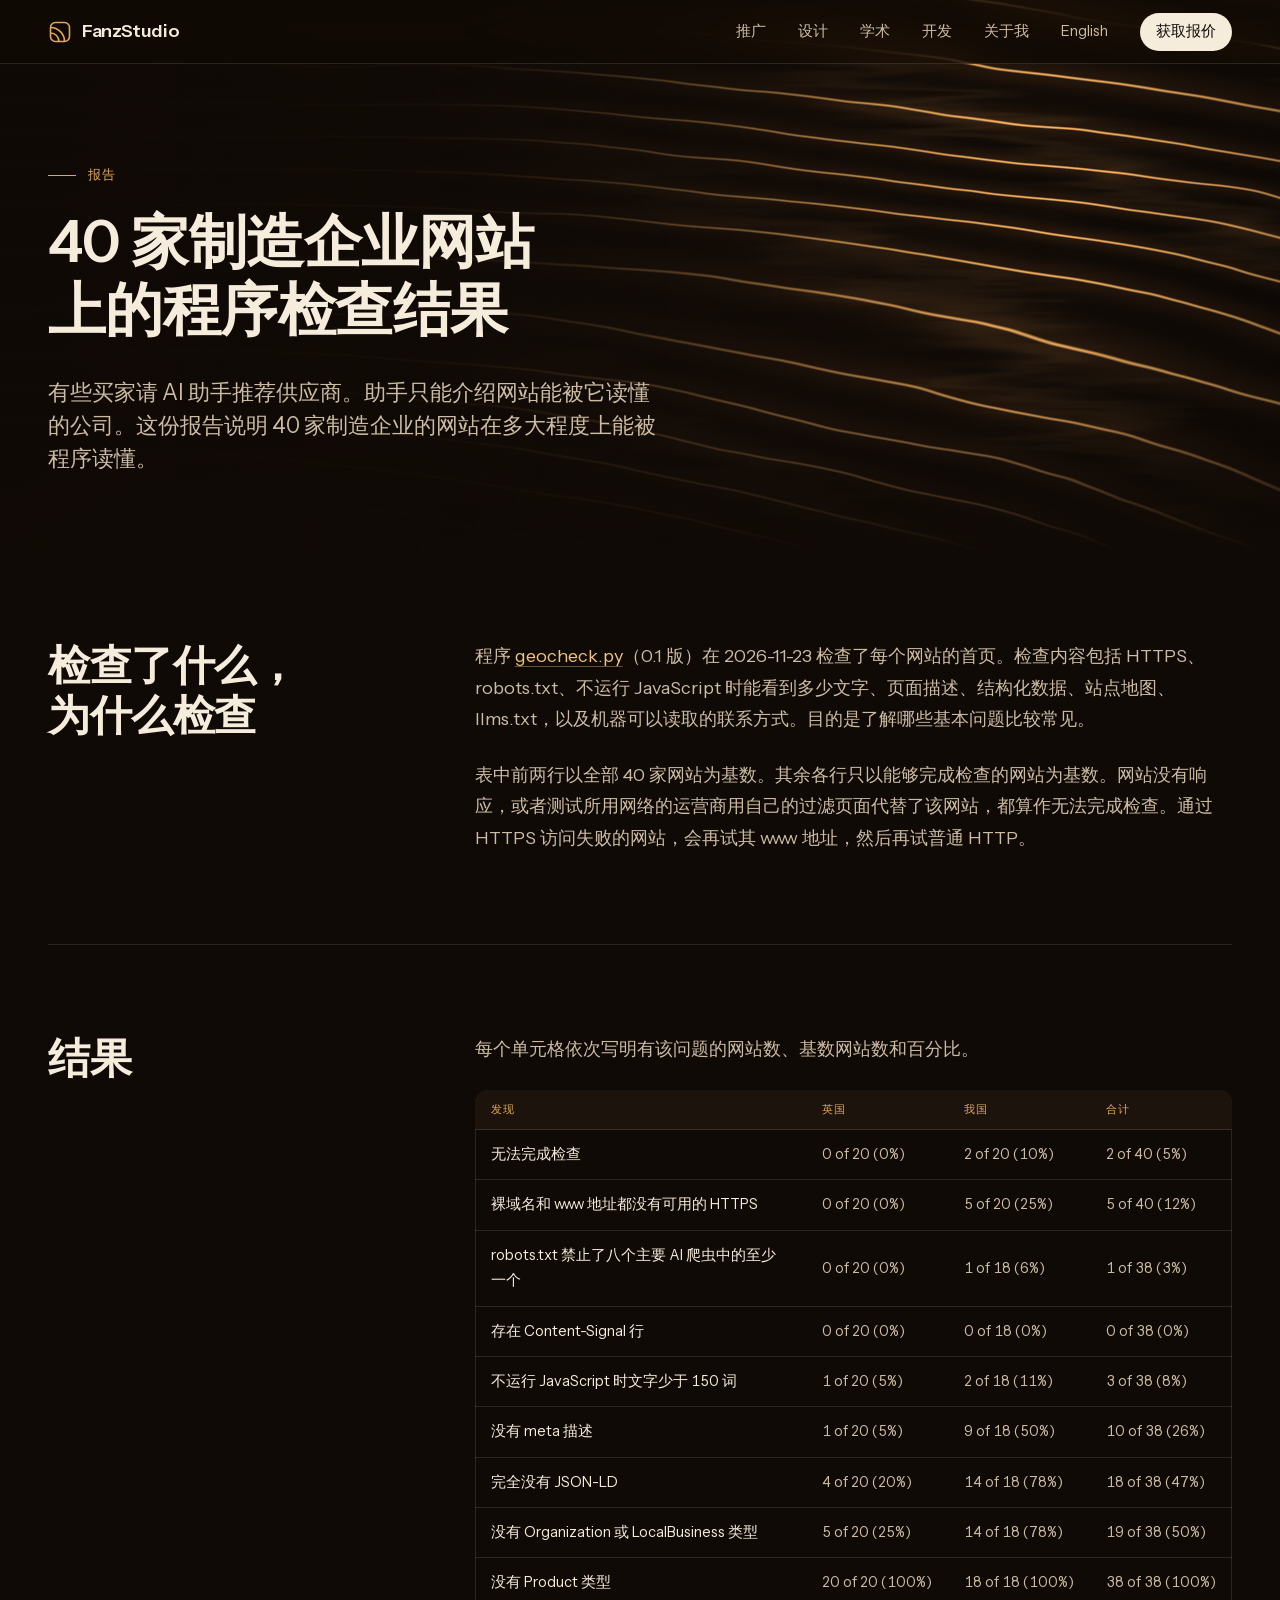
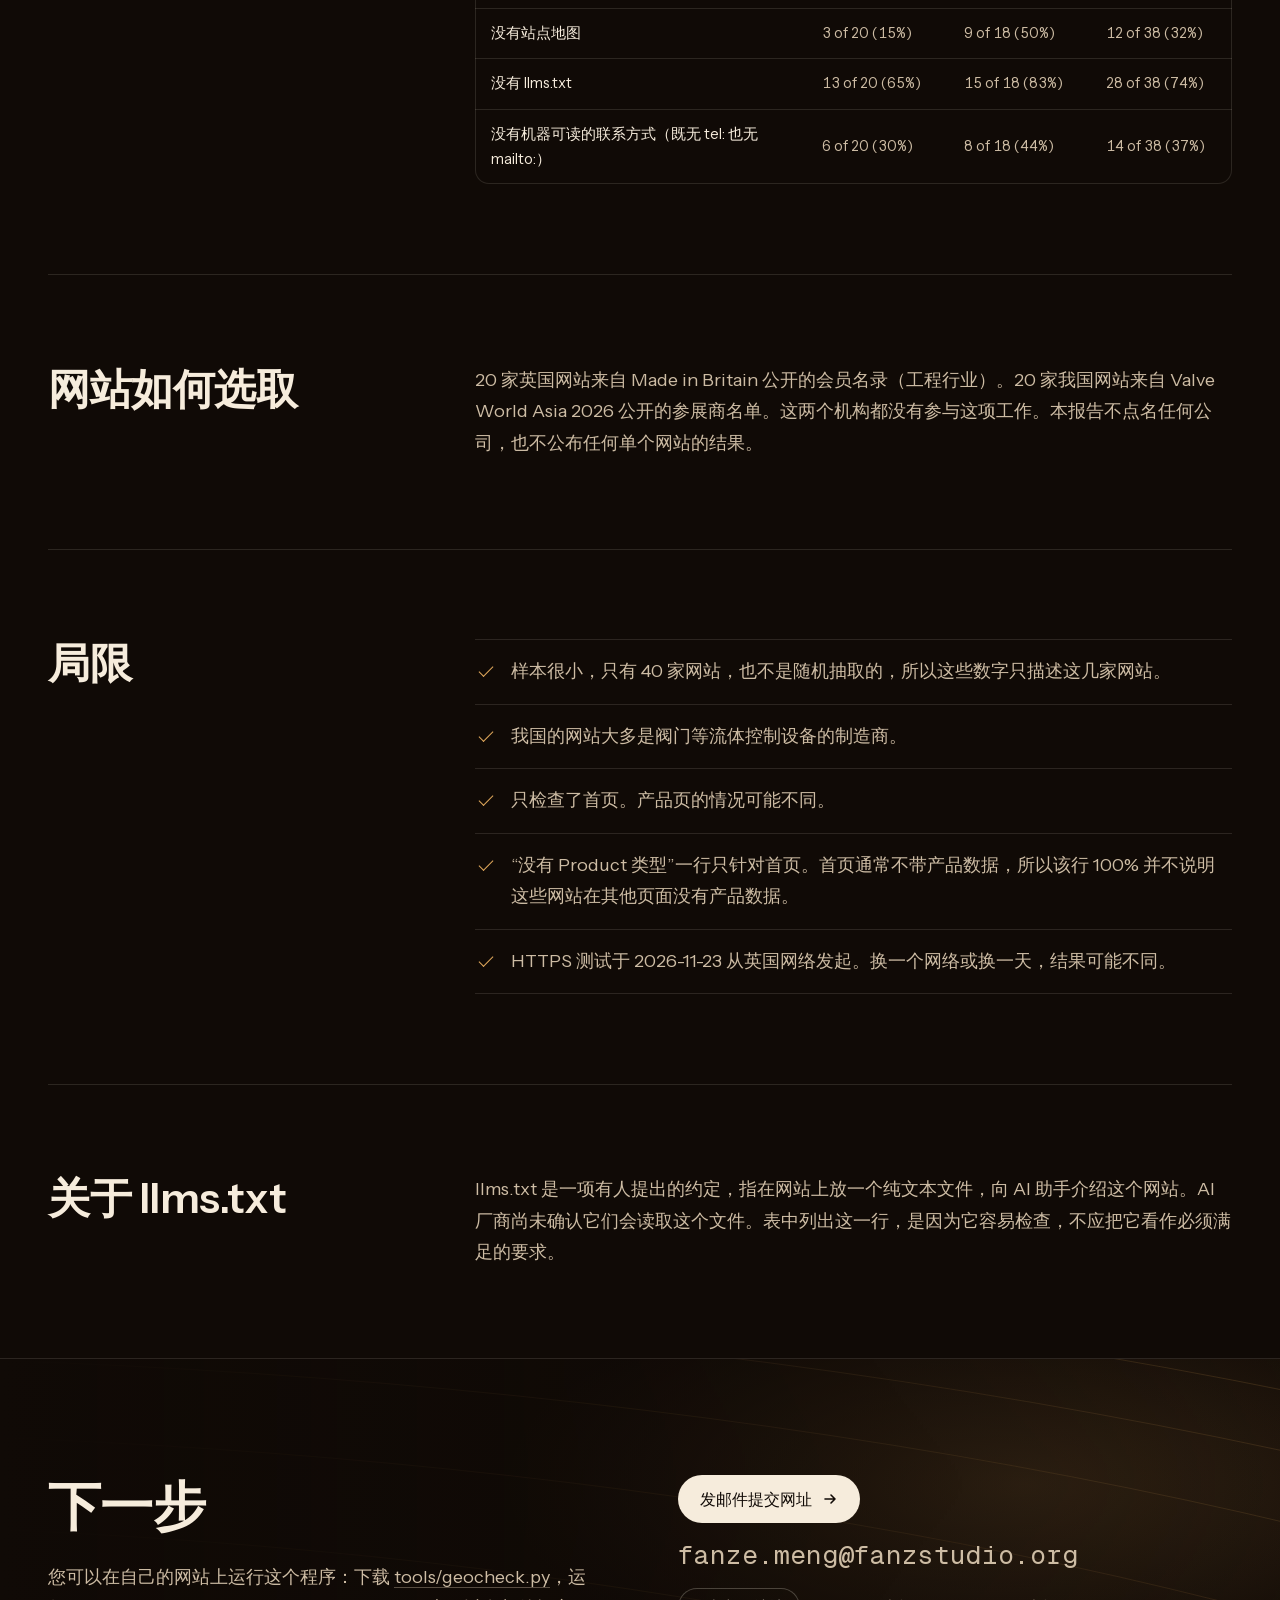
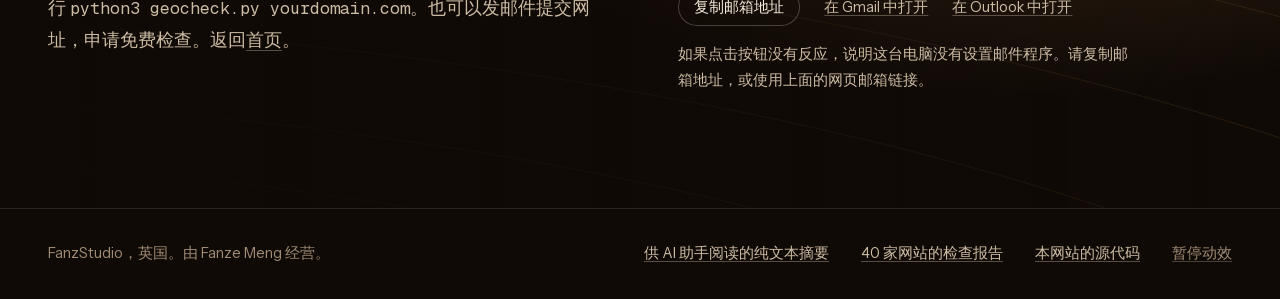
<file: geo-benchmark-zh.html>
<!doctype html>
<html lang="zh-Hans">
<head>
<meta charset="utf-8">
<meta name="viewport" content="width=device-width, initial-scale=1">
<meta http-equiv="Content-Security-Policy" content="default-src 'self'; script-src 'self' 'unsafe-inline'; style-src 'self' 'unsafe-inline'; img-src 'self' data:; font-src 'self'; connect-src 'self'; object-src 'none'; base-uri 'self'; form-action 'none'">
<meta name="referrer" content="strict-origin-when-cross-origin">
<title>40 家制造企业网站上的程序检查结果</title>
<meta name="description" content="一份简短的公开报告：程序检查了英国 20 家和我国 20 家制造企业的首页，看 AI 助手能否读懂。含完整表格和局限说明。">
<link rel="canonical" href="https://fanzstudio.org/geo-benchmark-zh.html">
<link rel="alternate" hreflang="en" href="https://fanzstudio.org/geo-benchmark.html">
<link rel="alternate" hreflang="zh-Hans" href="https://fanzstudio.org/geo-benchmark-zh.html">
<meta property="og:type" content="website">
<meta property="og:url" content="https://fanzstudio.org/geo-benchmark-zh.html">
<meta property="og:title" content="40 家制造企业网站上的程序检查结果">
<meta property="og:description" content="一份简短的公开报告：程序检查了英国 20 家和我国 20 家制造企业的首页，看 AI 助手能否读懂。含完整表格和局限说明。">
<meta property="og:image" content="https://fanzstudio.org/og.png">
<meta name="theme-color" content="#100a06">
<link rel="icon" href="favicon.svg" type="image/svg+xml">
<link rel="preload" href="fonts/instrument-sans.woff2" as="font" type="font/woff2" crossorigin>
<link rel="stylesheet" href="style.css">
<script>document.documentElement.classList.add("js");addEventListener("load",function(){if(!window.__fz)document.documentElement.classList.remove("js")})</script>
<script src="site.js" defer></script>
<script type="speculationrules">{"prerender":[{"where":{"or":[{"href_matches":"/"},{"href_matches":"/*.html"}]},"eagerness":"moderate"}]}</script>
<script type="application/ld+json">{
 "@context": "https://schema.org",
 "@type": "ProfessionalService",
 "name": "FanzStudio",
 "url": "https://fanzstudio.org/",
 "email": "fanze.meng@fanzstudio.org",
 "areaServed": "Worldwide",
 "founder": {
  "@type": "Person",
  "name": "Fanze Meng"
 },
 "description": "一份简短的公开报告，说明检查程序在英国 20 家和我国 20 家制造企业网站的首页上发现了什么。",
 "inLanguage": "zh-Hans"
}</script>
</head>
<body>
<a class="skip" href="#main">跳到正文</a>
<header class="top"><a class="brand" href="zh.html"><svg viewBox="0 0 24 24" fill="none" stroke="currentColor" stroke-width="1.6" aria-hidden="true"><rect x="2.5" y="2.5" width="19" height="19" rx="5"/><path d="M2.5 13a8.5 8.5 0 0 1 8.5 8.5M2.5 7.5a14 14 0 0 1 14 14"/></svg>FanzStudio</a><nav id="nav" aria-label="主导航"><a href="#advertisement">推广</a><a href="#design">设计</a><a href="#academic">学术</a><a href="#programming">开发</a><a href="#about">关于我</a><a href="index.html" lang="en">English</a></nav><a class="btn btn--sm" href="#contact">获取报价</a><button class="menu btn btn--ghost btn--sm" type="button" aria-expanded="false" aria-controls="nav">菜单</button></header>
<main id="main">
<section class="chero"><canvas class="grain" data-wood="13,1.2,2.1" aria-hidden="true"></canvas><div class="wrap chero__grid"><div><p class="label label--rule rise">报告</p><h1 class="rise" style="--i:1">40 家制造企业网站上的程序检查结果</h1><p class="lead rise" style="--i:2">有些买家请 AI 助手推荐供应商。助手只能介绍网站能被它读懂的公司。这份报告说明 40 家制造企业的网站在多大程度上能被程序读懂。</p></div><div class="rise" style="--i:4"></div></div></section>
<div class="wrap"><section class="part rv"><h2>检查了什么，为什么检查</h2><div class="body"><p>程序 <a href="tools/geocheck.py">geocheck.py</a>（0.1 版）在 2026-11-23 检查了每个网站的首页。检查内容包括 HTTPS、robots.txt、不运行 JavaScript 时能看到多少文字、页面描述、结构化数据、站点地图、llms.txt，以及机器可以读取的联系方式。目的是了解哪些基本问题比较常见。</p>
<p>表中前两行以全部 40 家网站为基数。其余各行只以能够完成检查的网站为基数。网站没有响应，或者测试所用网络的运营商用自己的过滤页面代替了该网站，都算作无法完成检查。通过 HTTPS 访问失败的网站，会再试其 www 地址，然后再试普通 HTTP。</p></div></section><section class="part rv"><h2>结果</h2><div class="body"><p>每个单元格依次写明有该问题的网站数、基数网站数和百分比。</p>
<div class="tablewrap" tabindex="0" role="region" aria-label="检查结果"><table><thead><tr><th>发现</th><th>英国</th><th>我国</th><th>合计</th></tr></thead><tbody><tr><td>无法完成检查</td><td>0 of 20 (0%)</td><td>2 of 20 (10%)</td><td>2 of 40 (5%)</td></tr><tr><td>裸域名和 www 地址都没有可用的 HTTPS</td><td>0 of 20 (0%)</td><td>5 of 20 (25%)</td><td>5 of 40 (12%)</td></tr><tr><td>robots.txt 禁止了八个主要 AI 爬虫中的至少一个</td><td>0 of 20 (0%)</td><td>1 of 18 (6%)</td><td>1 of 38 (3%)</td></tr><tr><td>存在 Content-Signal 行</td><td>0 of 20 (0%)</td><td>0 of 18 (0%)</td><td>0 of 38 (0%)</td></tr><tr><td>不运行 JavaScript 时文字少于 150 词</td><td>1 of 20 (5%)</td><td>2 of 18 (11%)</td><td>3 of 38 (8%)</td></tr><tr><td>没有 meta 描述</td><td>1 of 20 (5%)</td><td>9 of 18 (50%)</td><td>10 of 38 (26%)</td></tr><tr><td>完全没有 JSON-LD</td><td>4 of 20 (20%)</td><td>14 of 18 (78%)</td><td>18 of 38 (47%)</td></tr><tr><td>没有 Organization 或 LocalBusiness 类型</td><td>5 of 20 (25%)</td><td>14 of 18 (78%)</td><td>19 of 38 (50%)</td></tr><tr><td>没有 Product 类型</td><td>20 of 20 (100%)</td><td>18 of 18 (100%)</td><td>38 of 38 (100%)</td></tr><tr><td>没有站点地图</td><td>3 of 20 (15%)</td><td>9 of 18 (50%)</td><td>12 of 38 (32%)</td></tr><tr><td>没有 llms.txt</td><td>13 of 20 (65%)</td><td>15 of 18 (83%)</td><td>28 of 38 (74%)</td></tr><tr><td>没有机器可读的联系方式（既无 tel: 也无 mailto:）</td><td>6 of 20 (30%)</td><td>8 of 18 (44%)</td><td>14 of 38 (37%)</td></tr></tbody></table></div></div></section><section class="part rv"><h2>网站如何选取</h2><div class="body"><p>20 家英国网站来自 Made in Britain 公开的会员名录（工程行业）。20 家我国网站来自 Valve World Asia 2026 公开的参展商名单。这两个机构都没有参与这项工作。本报告不点名任何公司，也不公布任何单个网站的结果。</p></div></section><section class="part rv"><h2>局限</h2><div class="body"><ul class="ticks">
<li>样本很小，只有 40 家网站，也不是随机抽取的，所以这些数字只描述这几家网站。</li>
<li>我国的网站大多是阀门等流体控制设备的制造商。</li>
<li>只检查了首页。产品页的情况可能不同。</li>
<li>“没有 Product 类型”一行只针对首页。首页通常不带产品数据，所以该行 100% 并不说明这些网站在其他页面没有产品数据。</li>
<li>HTTPS 测试于 2026-11-23 从英国网络发起。换一个网络或换一天，结果可能不同。</li>
</ul></div></section><section class="part rv"><h2>关于 llms.txt</h2><div class="body"><p>llms.txt 是一项有人提出的约定，指在网站上放一个纯文本文件，向 AI 助手介绍这个网站。AI 厂商尚未确认它们会读取这个文件。表中列出这一行，是因为它容易检查，不应把它看作必须满足的要求。</p></div></section></div>
<section class="band" id="contact"><div class="wrap band__grid"><div class="rv"><h2>下一步</h2><p>您可以在自己的网站上运行这个程序：下载 <a href="tools/geocheck.py">tools/geocheck.py</a>，运行 <code>python3 geocheck.py yourdomain.com</code>。也可以发邮件提交网址，申请免费检查。返回<a href="zh.html">首页</a>。</p></div><div class="rv" style="--i:1"><div class="mail"><a class="btn" href="mailto:fanze.meng@fanzstudio.org?subject=Free%20GEO%20check&amp;body=Website%3A%20">发邮件提交网址 <svg viewBox="0 0 16 16" fill="none" stroke="currentColor" stroke-width="1.6" stroke-linecap="round" stroke-linejoin="round" aria-hidden="true"><path d="M3 8h10M9 4l4 4-4 4"/></svg></a><p class="mail__addr"><span class="mail-text">fanze.meng@fanzstudio.org</span></p><p class="mail__alt"><button type="button" class="btn btn--ghost btn--sm" data-copy="fanze.meng@fanzstudio.org" data-label="复制邮箱地址" data-done="已复制" hidden>复制邮箱地址</button><span class="vh" role="status" aria-live="polite"></span><a href="https://mail.google.com/mail/?view=cm&amp;fs=1&amp;to=fanze.meng%40fanzstudio.org&amp;su=Free%20GEO%20check&amp;body=Website%3A%20" target="_blank" rel="noopener">在 Gmail 中打开</a><a href="https://outlook.live.com/mail/0/deeplink/compose?to=fanze.meng%40fanzstudio.org&amp;subject=Free%20GEO%20check&amp;body=Website%3A%20" target="_blank" rel="noopener">在 Outlook 中打开</a></p><p class="mail__note">如果点击按钮没有反应，说明这台电脑没有设置邮件程序。请复制邮箱地址，或使用上面的网页邮箱链接。</p></div></div></div></section>
</main>
<footer class="foot"><span>FanzStudio，英国。由 Fanze Meng 经营。</span><a href="llms.txt">供 AI 助手阅读的纯文本摘要</a><a href="geo-benchmark-zh.html">40 家网站的检查报告</a><a href="https://github.com/fanzemeng31-arch/fanzstudio">本网站的源代码</a><button class="pause" type="button" aria-pressed="false" data-pause="暂停动效" data-play="继续动效" hidden>暂停动效</button></footer>
</body>
</html>
</file>
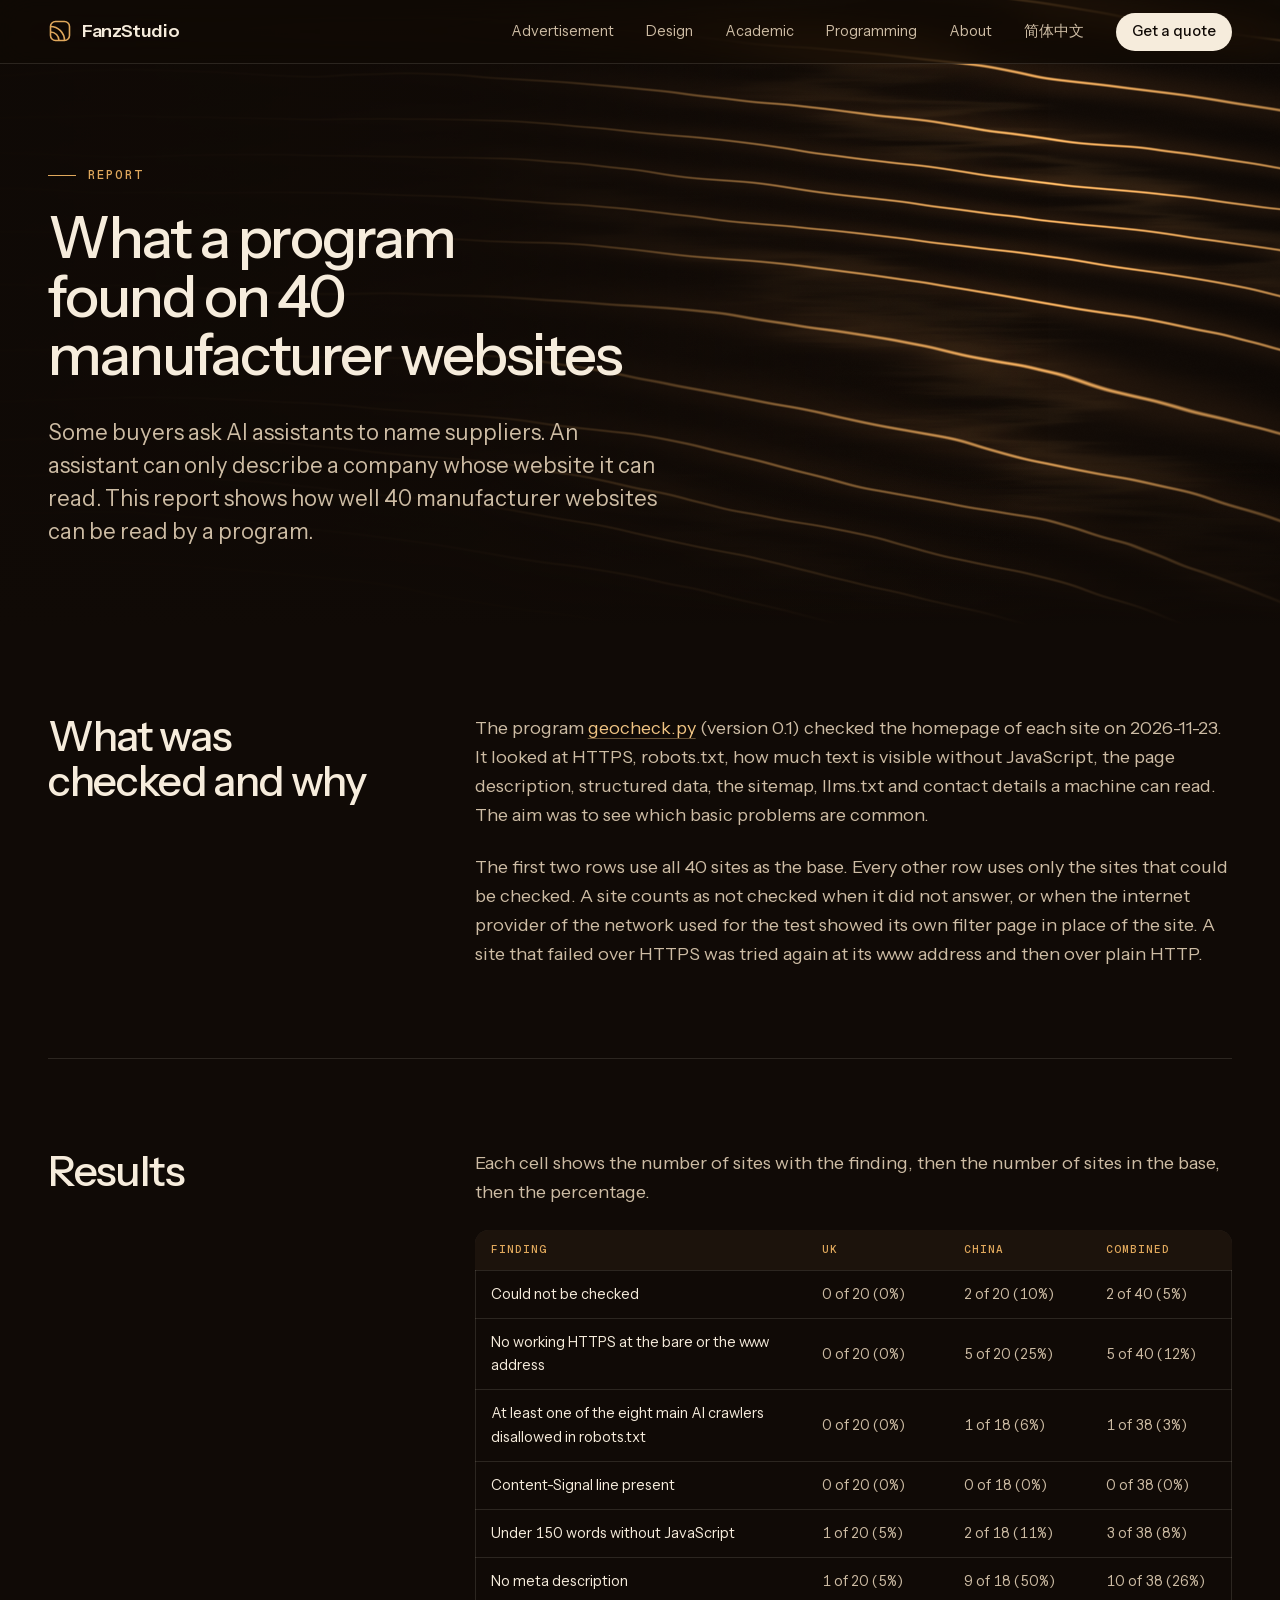
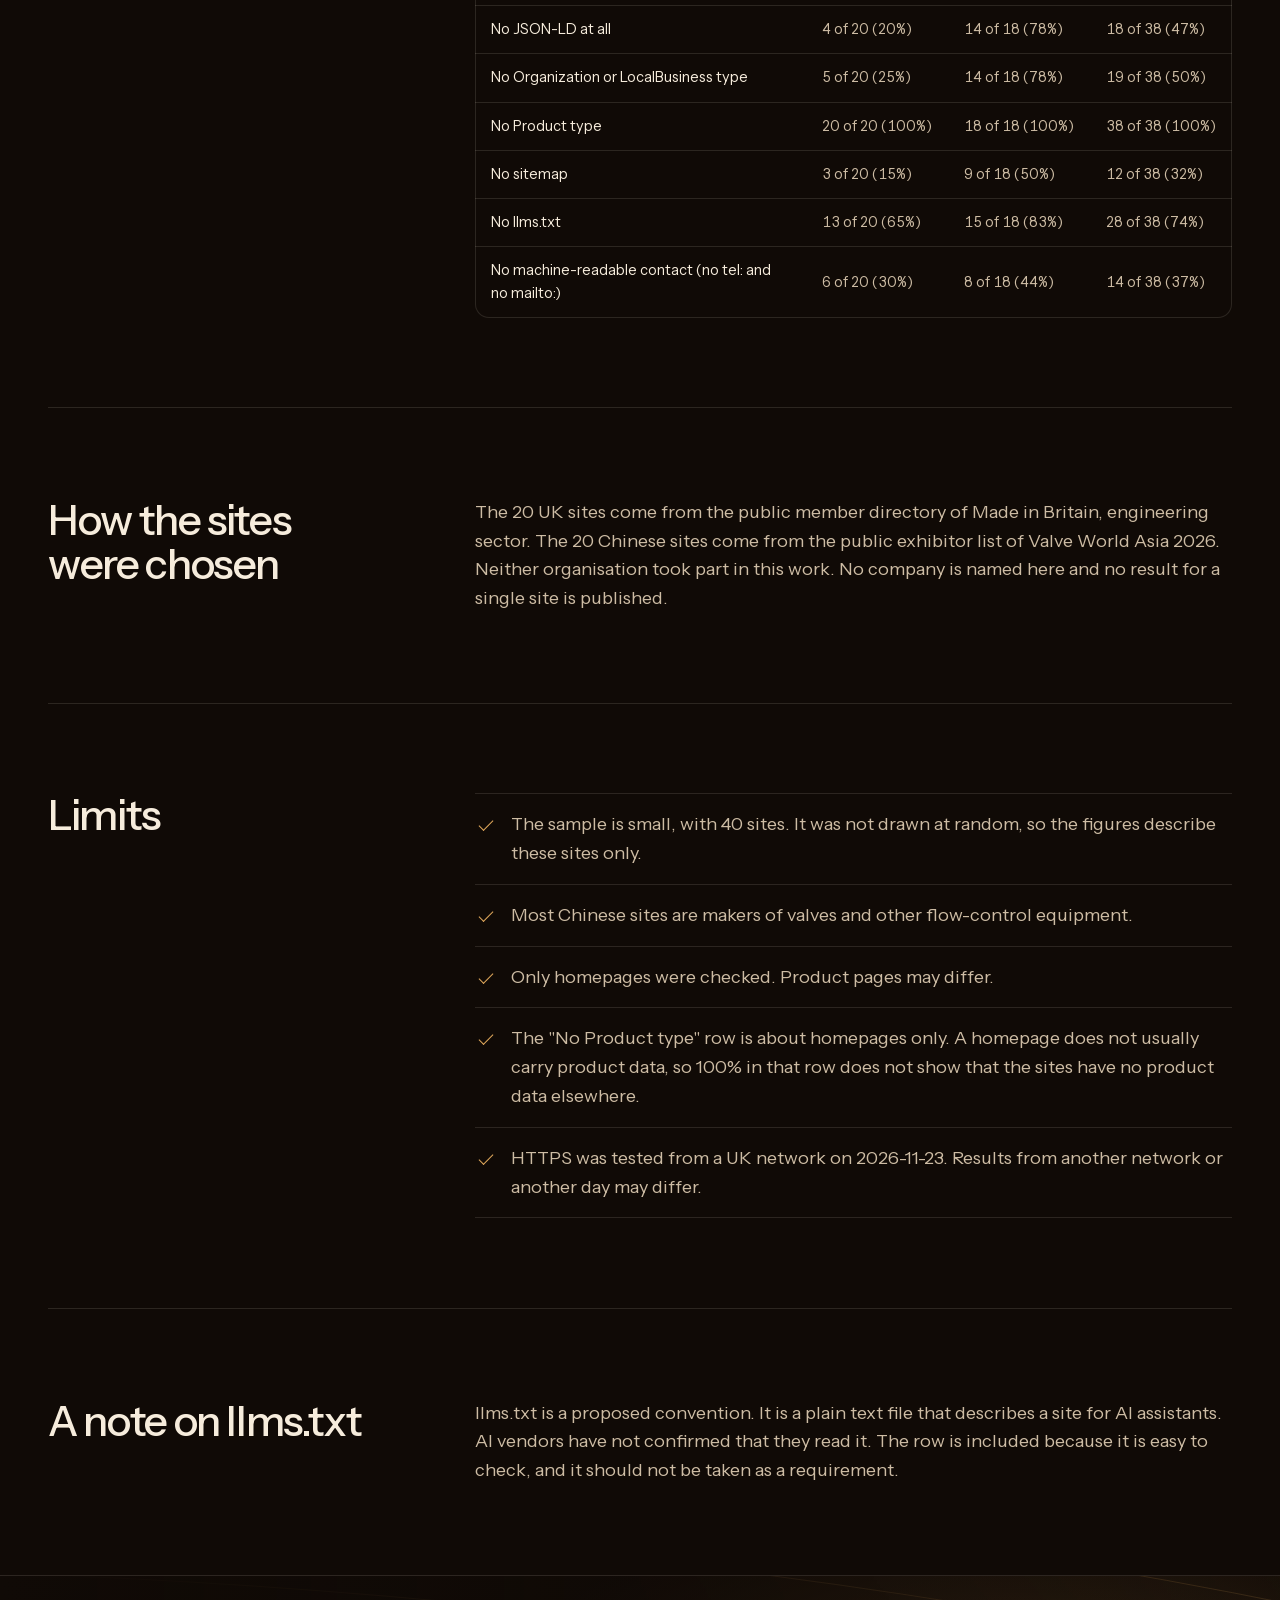
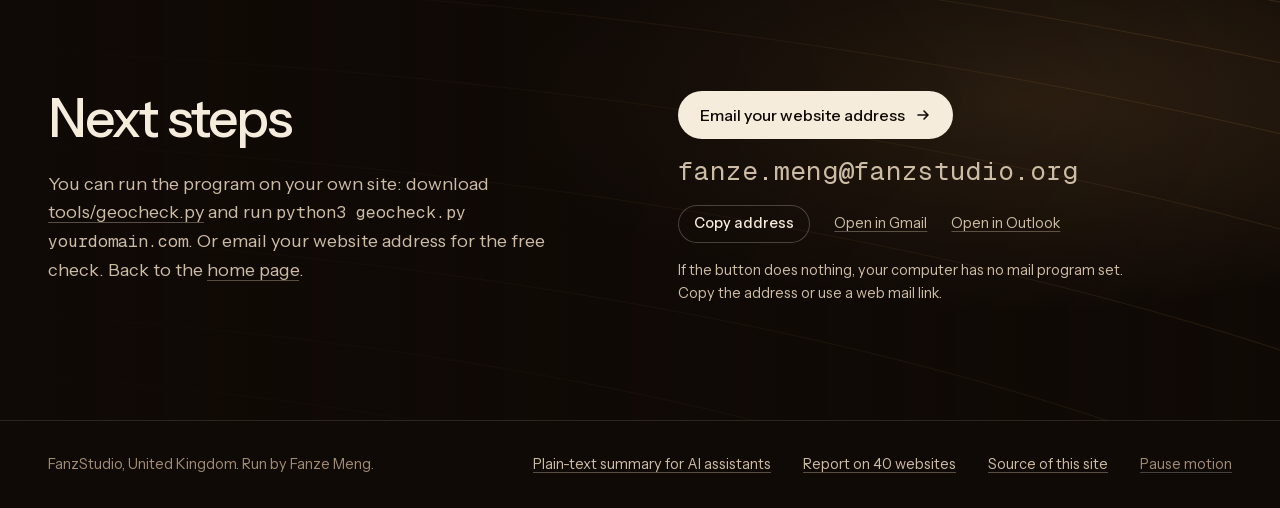
<file: geo-benchmark.html>
<!doctype html>
<html lang="en">
<head>
<meta charset="utf-8">
<meta name="viewport" content="width=device-width, initial-scale=1">
<meta http-equiv="Content-Security-Policy" content="default-src 'self'; script-src 'self' 'unsafe-inline'; style-src 'self' 'unsafe-inline'; img-src 'self' data:; font-src 'self'; connect-src 'self'; object-src 'none'; base-uri 'self'; form-action 'none'">
<meta name="referrer" content="strict-origin-when-cross-origin">
<title>What a program found on 40 manufacturer websites</title>
<meta name="description" content="A short public report: a program checked the homepages of 20 UK and 20 Chinese manufacturers for how well AI assistants can read them. Full table and limits.">
<link rel="canonical" href="https://fanzstudio.org/geo-benchmark.html">
<link rel="alternate" hreflang="en" href="https://fanzstudio.org/geo-benchmark.html">
<link rel="alternate" hreflang="zh-Hans" href="https://fanzstudio.org/geo-benchmark-zh.html">
<meta property="og:type" content="website">
<meta property="og:url" content="https://fanzstudio.org/geo-benchmark.html">
<meta property="og:title" content="What a program found on 40 manufacturer websites">
<meta property="og:description" content="A short public report: a program checked the homepages of 20 UK and 20 Chinese manufacturers for how well AI assistants can read them. Full table and limits.">
<meta property="og:image" content="https://fanzstudio.org/og.png">
<meta name="theme-color" content="#100a06">
<link rel="icon" href="favicon.svg" type="image/svg+xml">
<link rel="preload" href="fonts/instrument-sans.woff2" as="font" type="font/woff2" crossorigin>
<link rel="stylesheet" href="style.css">
<script>document.documentElement.classList.add("js");addEventListener("load",function(){if(!window.__fz)document.documentElement.classList.remove("js")})</script>
<script src="site.js" defer></script>
<script type="speculationrules">{"prerender":[{"where":{"or":[{"href_matches":"/"},{"href_matches":"/*.html"}]},"eagerness":"moderate"}]}</script>
<script type="application/ld+json">{
 "@context": "https://schema.org",
 "@type": "ProfessionalService",
 "name": "FanzStudio",
 "url": "https://fanzstudio.org/",
 "email": "fanze.meng@fanzstudio.org",
 "areaServed": "Worldwide",
 "founder": {
  "@type": "Person",
  "name": "Fanze Meng"
 },
 "description": "A short public report of what a check program found on the homepages of 20 UK and 20 Chinese manufacturer websites.",
 "inLanguage": "en"
}</script>
</head>
<body>
<a class="skip" href="#main">Skip to content</a>
<header class="top"><a class="brand" href="index.html"><svg viewBox="0 0 24 24" fill="none" stroke="currentColor" stroke-width="1.6" aria-hidden="true"><rect x="2.5" y="2.5" width="19" height="19" rx="5"/><path d="M2.5 13a8.5 8.5 0 0 1 8.5 8.5M2.5 7.5a14 14 0 0 1 14 14"/></svg>FanzStudio</a><nav id="nav" aria-label="Main"><a href="advertisement.html">Advertisement</a><a href="design.html">Design</a><a href="academic.html">Academic</a><a href="programming.html">Programming</a><a href="index.html#about">About</a><a href="zh.html" lang="zh-Hans">简体中文</a></nav><a class="btn btn--sm" href="#contact">Get a quote</a><button class="menu btn btn--ghost btn--sm" type="button" aria-expanded="false" aria-controls="nav">Menu</button></header>
<main id="main">
<section class="chero"><canvas class="grain" data-wood="13,1.2,2.1" aria-hidden="true"></canvas><div class="wrap chero__grid"><div><p class="label label--rule rise">Report</p><h1 class="rise" style="--i:1">What a program found on 40 manufacturer websites</h1><p class="lead rise" style="--i:2">Some buyers ask AI assistants to name suppliers. An assistant can only describe a company whose website it can read. This report shows how well 40 manufacturer websites can be read by a program.</p></div><div class="rise" style="--i:4"></div></div></section>
<div class="wrap"><section class="part rv"><h2>What was checked and why</h2><div class="body"><p>The program <a href="tools/geocheck.py">geocheck.py</a> (version 0.1) checked the homepage of each site on 2026-11-23. It looked at HTTPS, robots.txt, how much text is visible without JavaScript, the page description, structured data, the sitemap, llms.txt and contact details a machine can read. The aim was to see which basic problems are common.</p>
<p>The first two rows use all 40 sites as the base. Every other row uses only the sites that could be checked. A site counts as not checked when it did not answer, or when the internet provider of the network used for the test showed its own filter page in place of the site. A site that failed over HTTPS was tried again at its www address and then over plain HTTP.</p></div></section><section class="part rv"><h2>Results</h2><div class="body"><p>Each cell shows the number of sites with the finding, then the number of sites in the base, then the percentage.</p>
<div class="tablewrap" tabindex="0" role="region" aria-label="Results table"><table><thead><tr><th>Finding</th><th>UK</th><th>China</th><th>Combined</th></tr></thead><tbody><tr><td>Could not be checked</td><td>0 of 20 (0%)</td><td>2 of 20 (10%)</td><td>2 of 40 (5%)</td></tr><tr><td>No working HTTPS at the bare or the www address</td><td>0 of 20 (0%)</td><td>5 of 20 (25%)</td><td>5 of 40 (12%)</td></tr><tr><td>At least one of the eight main AI crawlers disallowed in robots.txt</td><td>0 of 20 (0%)</td><td>1 of 18 (6%)</td><td>1 of 38 (3%)</td></tr><tr><td>Content-Signal line present</td><td>0 of 20 (0%)</td><td>0 of 18 (0%)</td><td>0 of 38 (0%)</td></tr><tr><td>Under 150 words without JavaScript</td><td>1 of 20 (5%)</td><td>2 of 18 (11%)</td><td>3 of 38 (8%)</td></tr><tr><td>No meta description</td><td>1 of 20 (5%)</td><td>9 of 18 (50%)</td><td>10 of 38 (26%)</td></tr><tr><td>No JSON-LD at all</td><td>4 of 20 (20%)</td><td>14 of 18 (78%)</td><td>18 of 38 (47%)</td></tr><tr><td>No Organization or LocalBusiness type</td><td>5 of 20 (25%)</td><td>14 of 18 (78%)</td><td>19 of 38 (50%)</td></tr><tr><td>No Product type</td><td>20 of 20 (100%)</td><td>18 of 18 (100%)</td><td>38 of 38 (100%)</td></tr><tr><td>No sitemap</td><td>3 of 20 (15%)</td><td>9 of 18 (50%)</td><td>12 of 38 (32%)</td></tr><tr><td>No llms.txt</td><td>13 of 20 (65%)</td><td>15 of 18 (83%)</td><td>28 of 38 (74%)</td></tr><tr><td>No machine-readable contact (no tel: and no mailto:)</td><td>6 of 20 (30%)</td><td>8 of 18 (44%)</td><td>14 of 38 (37%)</td></tr></tbody></table></div></div></section><section class="part rv"><h2>How the sites were chosen</h2><div class="body"><p>The 20 UK sites come from the public member directory of Made in Britain, engineering sector. The 20 Chinese sites come from the public exhibitor list of Valve World Asia 2026. Neither organisation took part in this work. No company is named here and no result for a single site is published.</p></div></section><section class="part rv"><h2>Limits</h2><div class="body"><ul class="ticks">
<li>The sample is small, with 40 sites. It was not drawn at random, so the figures describe these sites only.</li>
<li>Most Chinese sites are makers of valves and other flow-control equipment.</li>
<li>Only homepages were checked. Product pages may differ.</li>
<li>The "No Product type" row is about homepages only. A homepage does not usually carry product data, so 100% in that row does not show that the sites have no product data elsewhere.</li>
<li>HTTPS was tested from a UK network on 2026-11-23. Results from another network or another day may differ.</li>
</ul></div></section><section class="part rv"><h2>A note on llms.txt</h2><div class="body"><p>llms.txt is a proposed convention. It is a plain text file that describes a site for AI assistants. AI vendors have not confirmed that they read it. The row is included because it is easy to check, and it should not be taken as a requirement.</p></div></section></div>
<section class="band" id="contact"><div class="wrap band__grid"><div class="rv"><h2>Next steps</h2><p>You can run the program on your own site: download <a href="tools/geocheck.py">tools/geocheck.py</a> and run <code>python3 geocheck.py yourdomain.com</code>. Or email your website address for the free check. Back to the <a href="index.html">home page</a>.</p></div><div class="rv" style="--i:1"><div class="mail"><a class="btn" href="mailto:fanze.meng@fanzstudio.org?subject=Free%20GEO%20check&amp;body=Website%3A%20">Email your website address <svg viewBox="0 0 16 16" fill="none" stroke="currentColor" stroke-width="1.6" stroke-linecap="round" stroke-linejoin="round" aria-hidden="true"><path d="M3 8h10M9 4l4 4-4 4"/></svg></a><p class="mail__addr"><span class="mail-text">fanze.meng@fanzstudio.org</span></p><p class="mail__alt"><button type="button" class="btn btn--ghost btn--sm" data-copy="fanze.meng@fanzstudio.org" data-label="Copy address" data-done="Copied" hidden>Copy address</button><span class="vh" role="status" aria-live="polite"></span><a href="https://mail.google.com/mail/?view=cm&amp;fs=1&amp;to=fanze.meng%40fanzstudio.org&amp;su=Free%20GEO%20check&amp;body=Website%3A%20" target="_blank" rel="noopener">Open in Gmail</a><a href="https://outlook.live.com/mail/0/deeplink/compose?to=fanze.meng%40fanzstudio.org&amp;subject=Free%20GEO%20check&amp;body=Website%3A%20" target="_blank" rel="noopener">Open in Outlook</a></p><p class="mail__note">If the button does nothing, your computer has no mail program set. Copy the address or use a web mail link.</p></div></div></div></section>
</main>
<footer class="foot"><span>FanzStudio, United Kingdom. Run by Fanze Meng.</span><a href="llms.txt">Plain-text summary for AI assistants</a><a href="geo-benchmark.html">Report on 40 websites</a><a href="https://github.com/fanzemeng31-arch/fanzstudio">Source of this site</a><button class="pause" type="button" aria-pressed="false" data-pause="Pause motion" data-play="Play motion" hidden>Pause motion</button></footer>
</body>
</html>
</file>
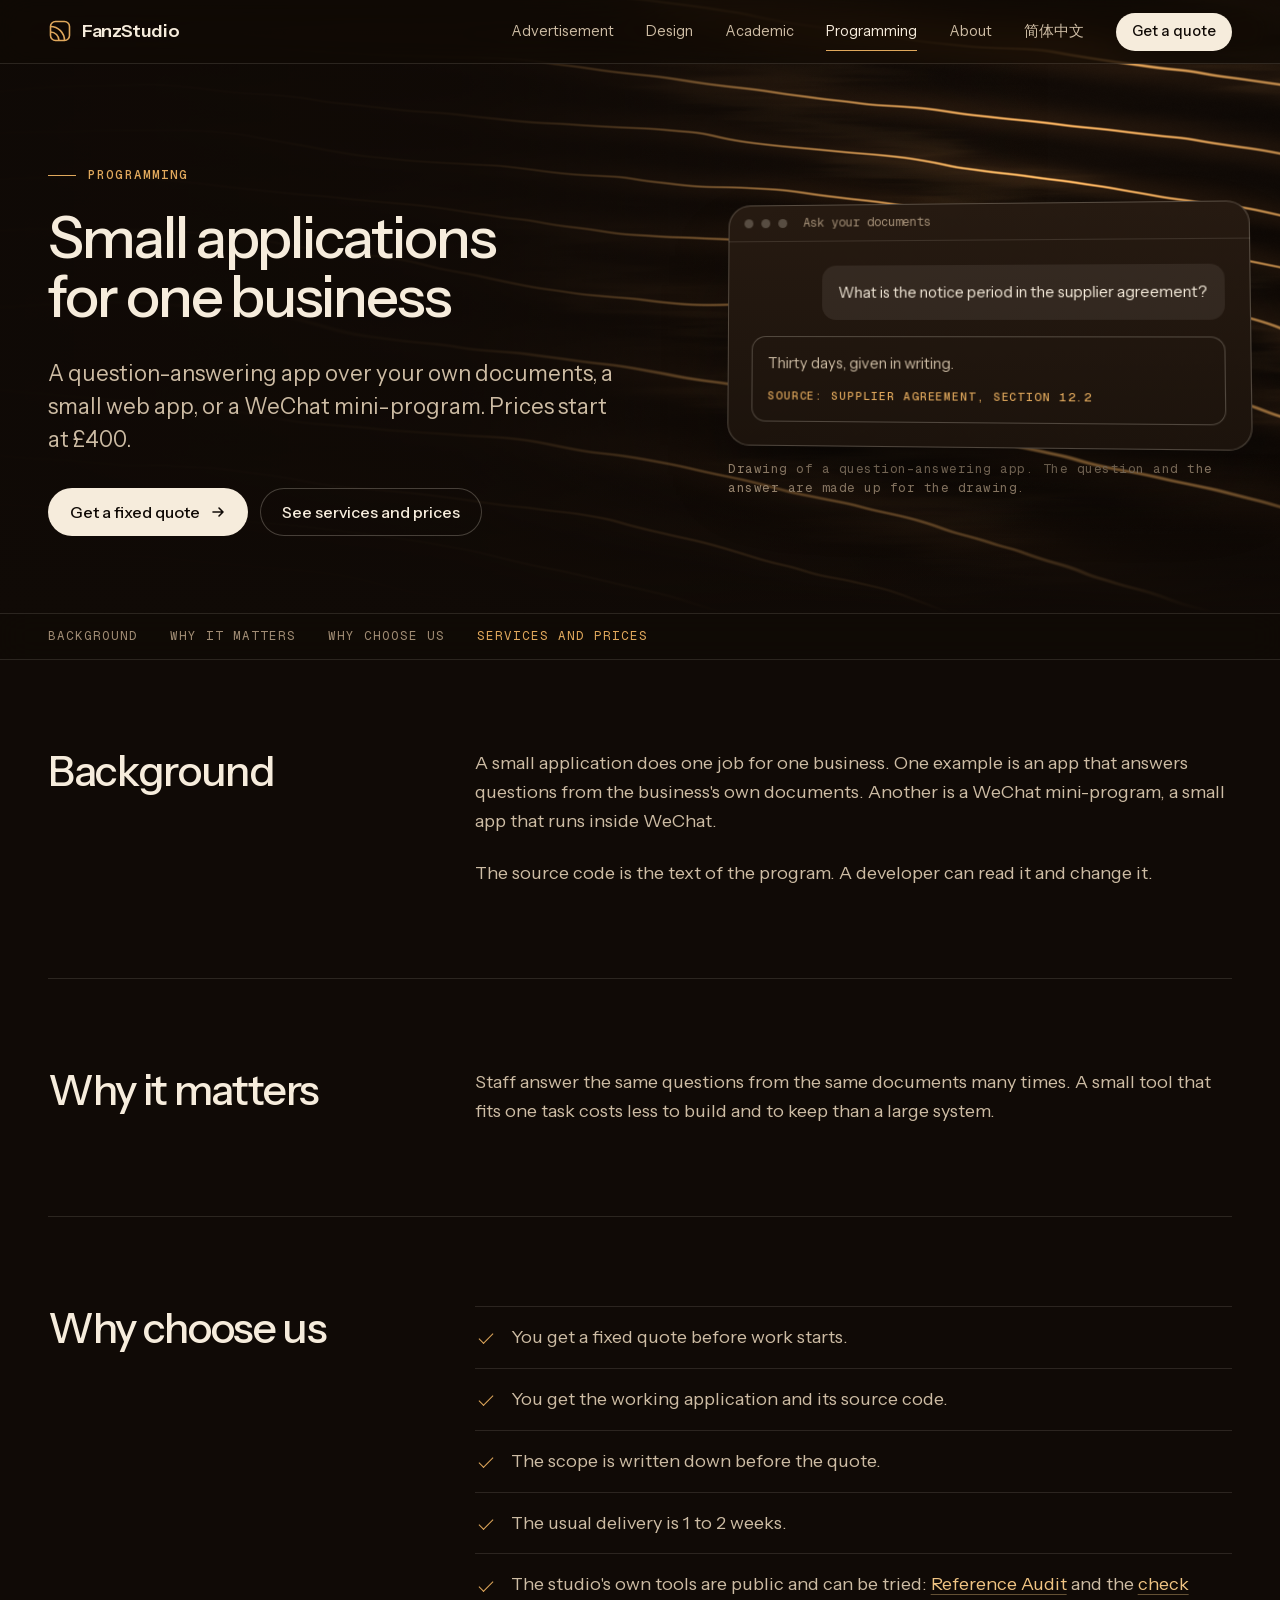
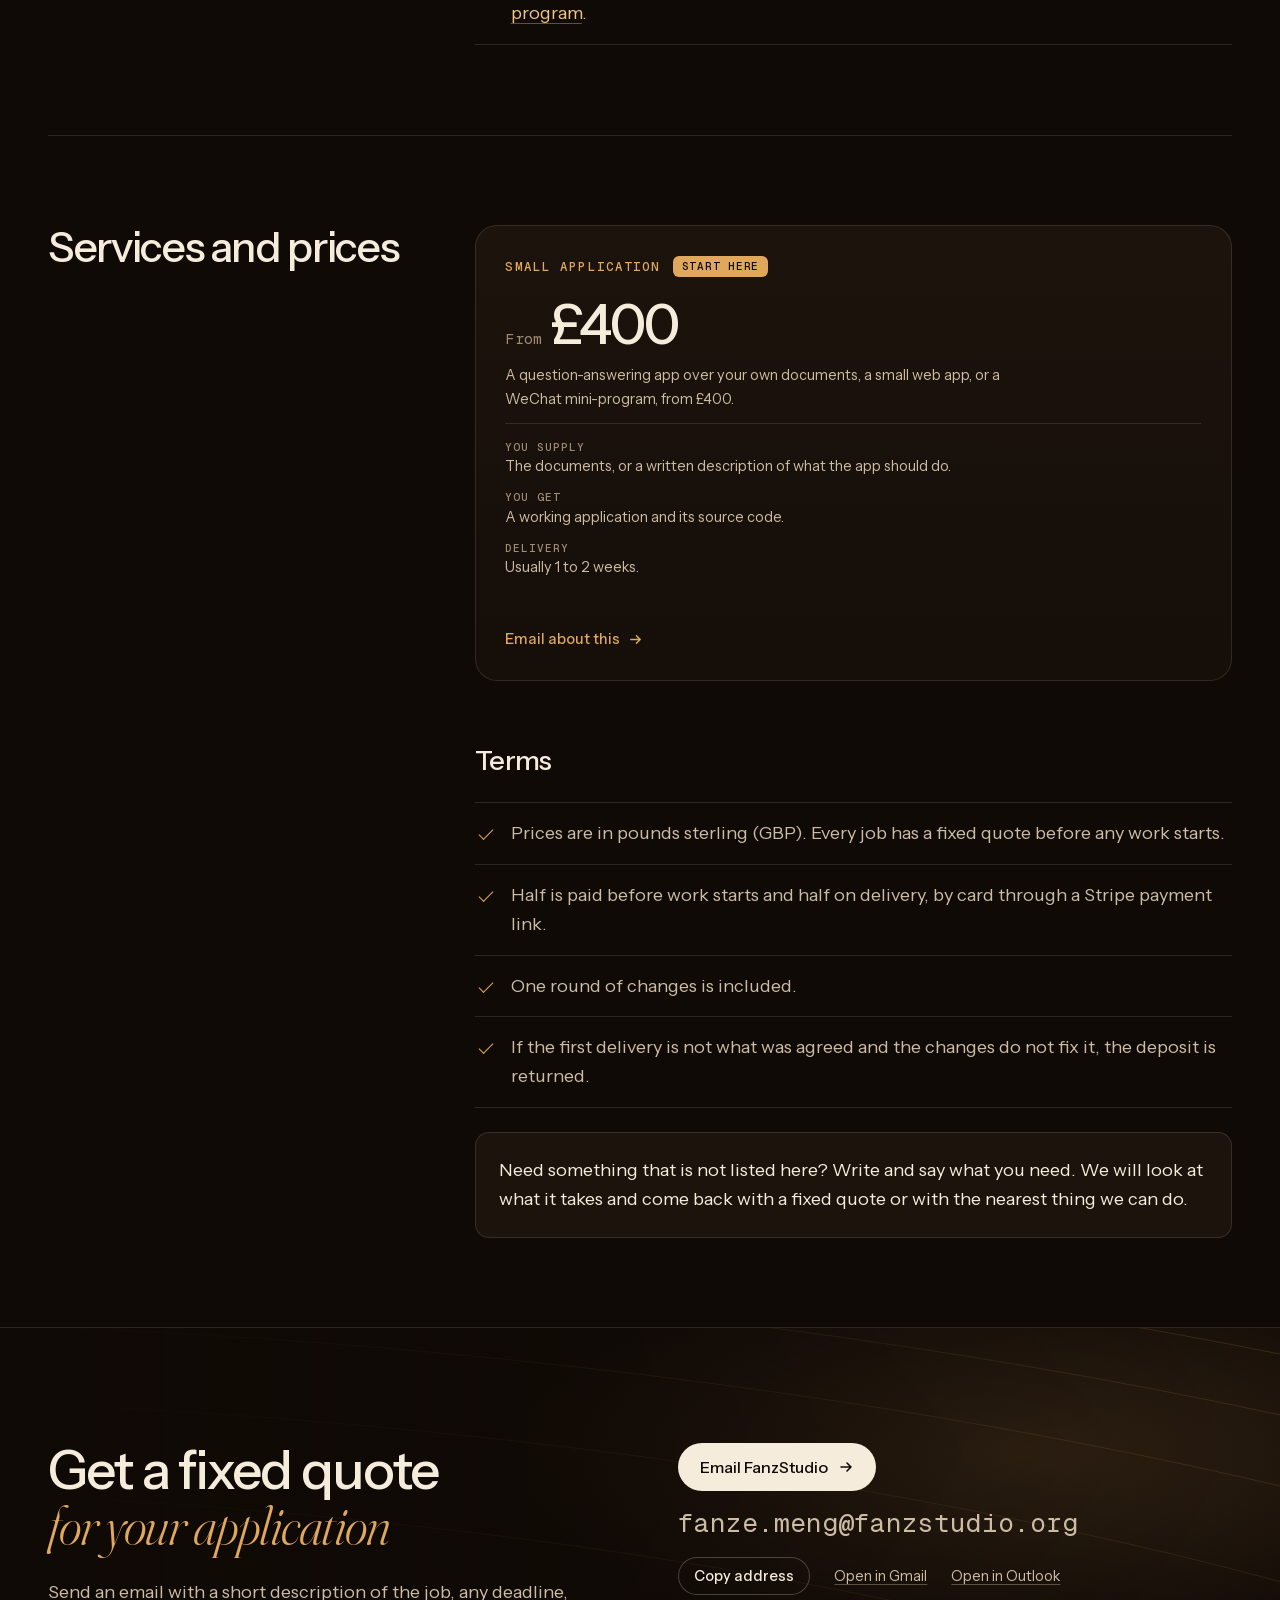
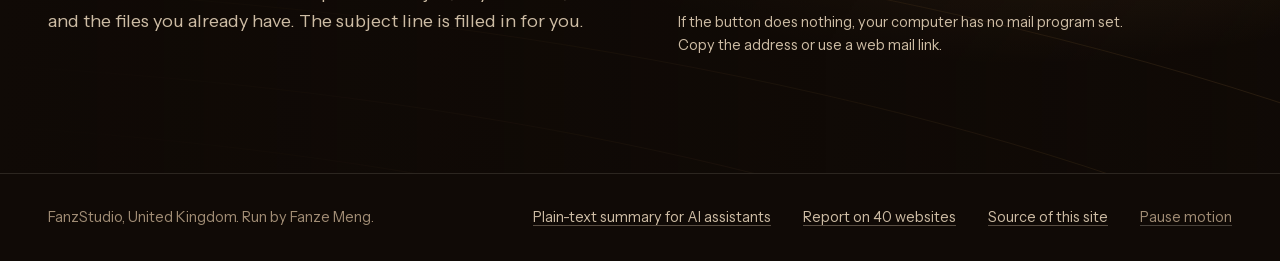
<file: programming.html>
<!doctype html>
<html lang="en">
<head>
<meta charset="utf-8">
<meta name="viewport" content="width=device-width, initial-scale=1">
<meta http-equiv="Content-Security-Policy" content="default-src 'self'; script-src 'self' 'unsafe-inline'; style-src 'self' 'unsafe-inline'; img-src 'self' data:; font-src 'self'; connect-src 'self'; object-src 'none'; base-uri 'self'; form-action 'none'">
<meta name="referrer" content="strict-origin-when-cross-origin">
<title>Programming: small applications for one business | FanzStudio</title>
<meta name="description" content="FanzStudio writes small applications for one business: a question-answering app over your own documents, a small web app or a WeChat mini-program. From £400, usual delivery 1 to 2 weeks.">
<link rel="canonical" href="https://fanzstudio.org/programming.html">
<meta property="og:type" content="website">
<meta property="og:url" content="https://fanzstudio.org/programming.html">
<meta property="og:title" content="Programming: small applications for one business | FanzStudio">
<meta property="og:description" content="FanzStudio writes small applications for one business: a question-answering app over your own documents, a small web app or a WeChat mini-program. From £400, usual delivery 1 to 2 weeks.">
<meta property="og:image" content="https://fanzstudio.org/og.png">
<meta name="theme-color" content="#100a06">
<link rel="icon" href="favicon.svg" type="image/svg+xml">
<link rel="preload" href="fonts/instrument-sans.woff2" as="font" type="font/woff2" crossorigin>
<link rel="stylesheet" href="style.css">
<script>document.documentElement.classList.add("js");addEventListener("load",function(){if(!window.__fz)document.documentElement.classList.remove("js")})</script>
<script src="site.js" defer></script>
<script type="speculationrules">{"prerender":[{"where":{"or":[{"href_matches":"/"},{"href_matches":"/*.html"}]},"eagerness":"moderate"}]}</script>
<script type="application/ld+json">{
 "@context": "https://schema.org",
 "@type": "ProfessionalService",
 "name": "FanzStudio",
 "url": "https://fanzstudio.org/",
 "email": "fanze.meng@fanzstudio.org",
 "areaServed": "Worldwide",
 "founder": {
  "@type": "Person",
  "name": "Fanze Meng"
 },
 "description": "The Programming category of FanzStudio, a studio run by Fanze Meng in the United Kingdom. It writes small applications for one business.",
 "inLanguage": "en",
 "hasOfferCatalog": {
  "@type": "OfferCatalog",
  "name": "FanzStudio services",
  "itemListElement": [
   {
    "@type": "Offer",
    "priceSpecification": {
     "@type": "PriceSpecification",
     "price": "400",
     "priceCurrency": "GBP",
     "minPrice": "400"
    },
    "itemOffered": {
     "@type": "Service",
     "name": "Small applications",
     "description": "Question-answering app over the client's documents, small web app, or WeChat mini-program, from £400."
    }
   }
  ]
 }
}</script>
</head>
<body>
<a class="skip" href="#main">Skip to content</a>
<header class="top"><a class="brand" href="index.html"><svg viewBox="0 0 24 24" fill="none" stroke="currentColor" stroke-width="1.6" aria-hidden="true"><rect x="2.5" y="2.5" width="19" height="19" rx="5"/><path d="M2.5 13a8.5 8.5 0 0 1 8.5 8.5M2.5 7.5a14 14 0 0 1 14 14"/></svg>FanzStudio</a><nav id="nav" aria-label="Main"><a href="advertisement.html">Advertisement</a><a href="design.html">Design</a><a href="academic.html">Academic</a><a href="programming.html" aria-current="page">Programming</a><a href="index.html#about">About</a><a href="zh.html" lang="zh-Hans">简体中文</a></nav><a class="btn btn--sm" href="#contact">Get a quote</a><button class="menu btn btn--ghost btn--sm" type="button" aria-expanded="false" aria-controls="nav">Menu</button></header>
<main id="main">
<section class="chero"><canvas class="grain" data-wood="10,1.4,11.9" aria-hidden="true"></canvas><div class="wrap chero__grid"><div><p class="label label--rule rise"><span style="view-transition-name:k-programming">Programming</span></p><h1 class="rise" style="--i:1">Small applications for one business</h1><p class="lead rise" style="--i:2">A question-answering app over your own documents, a small web app, or a WeChat mini-program. Prices start at £400.</p><div class="cta rise" style="--i:3"><a class="btn" href="#contact">Get a fixed quote <svg viewBox="0 0 16 16" fill="none" stroke="currentColor" stroke-width="1.6" stroke-linecap="round" stroke-linejoin="round" aria-hidden="true"><path d="M3 8h10M9 4l4 4-4 4"/></svg></a><a class="btn btn--ghost" href="#services">See services and prices</a></div></div><div class="rise" style="--i:4"><div class="spec" aria-hidden="true"><div class="spec__bar"><i></i><i></i><i></i><span>Ask your documents</span></div><div class="spec__in"><p class="qa qa--q">What is the notice period in the supplier agreement?</p><p class="qa qa--a">Thirty days, given in writing.<b>Source: supplier agreement, section 12.2</b></p></div></div><p class="cap">Drawing of a question-answering app. The question and the answer are made up for the drawing.</p></div></div></section>
<div class="subnav"><div class="wrap"><a href="#background">Background</a><a href="#why">Why it matters</a><a href="#choose">Why choose us</a><a href="#services">Services and prices</a></div></div>
<div class="wrap"><section class="part rv" id="background"><h2>Background</h2><div class="body"><p>A small application does one job for one business. One example is an app that answers questions from the business's own documents. Another is a WeChat mini-program, a small app that runs inside WeChat.</p><p>The source code is the text of the program. A developer can read it and change it.</p></div></section><section class="part rv" id="why"><h2>Why it matters</h2><div class="body"><p>Staff answer the same questions from the same documents many times. A small tool that fits one task costs less to build and to keep than a large system.</p></div></section><section class="part rv" id="choose"><h2>Why choose us</h2><div class="body"><ul class="ticks"><li>You get a fixed quote before work starts.</li><li>You get the working application and its source code.</li><li>The scope is written down before the quote.</li><li>The usual delivery is 1 to 2 weeks.</li><li>The studio's own tools are public and can be tried: <a href="https://fanzemeng31-arch.github.io/reference-audit/">Reference Audit</a> and the <a href="tools/geocheck.py">check program</a>.</li></ul></div></section><section class="part rv" id="services"><h2>Services and prices</h2><div class="body"><ul class="prices"><li class="card price"><h3>Small application <span class="tag tag--start">Start here</span></h3><p class="price__n"><small>From</small>£400</p><p>A question-answering app over your own documents, a small web app, or a WeChat mini-program, from £400.</p><dl><div><dt>You supply</dt><dd>The documents, or a written description of what the app should do.</dd></div><div><dt>You get</dt><dd>A working application and its source code.</dd></div><div><dt>Delivery</dt><dd>Usually 1 to 2 weeks.</dd></div></dl><a class="more" href="mailto:fanze.meng@fanzstudio.org?subject=FanzStudio%20enquiry%3A%20small%20application">Email about this <svg viewBox="0 0 16 16" fill="none" stroke="currentColor" stroke-width="1.6" stroke-linecap="round" stroke-linejoin="round" aria-hidden="true"><path d="M3 8h10M9 4l4 4-4 4"/></svg></a></li></ul><h3>Terms</h3><ul class="ticks"><li>Prices are in pounds sterling (GBP). Every job has a fixed quote before any work starts.</li><li>Half is paid before work starts and half on delivery, by card through a Stripe payment link.</li><li>One round of changes is included.</li><li>If the first delivery is not what was agreed and the changes do not fix it, the deposit is returned.</li></ul><p class="note">Need something that is not listed here? Write and say what you need. We will look at what it takes and come back with a fixed quote or with the nearest thing we can do.</p></div></section></div>
<section class="band" id="contact"><div class="wrap band__grid"><div class="rv"><h2>Get a fixed quote <em>for your application</em></h2><p>Send an email with a short description of the job, any deadline, and the files you already have. The subject line is filled in for you.</p></div><div class="rv" style="--i:1"><div class="mail"><a class="btn" href="mailto:fanze.meng@fanzstudio.org?subject=FanzStudio%20enquiry%3A%20small%20application">Email FanzStudio <svg viewBox="0 0 16 16" fill="none" stroke="currentColor" stroke-width="1.6" stroke-linecap="round" stroke-linejoin="round" aria-hidden="true"><path d="M3 8h10M9 4l4 4-4 4"/></svg></a><p class="mail__addr"><span class="mail-text">fanze.meng@fanzstudio.org</span></p><p class="mail__alt"><button type="button" class="btn btn--ghost btn--sm" data-copy="fanze.meng@fanzstudio.org" data-label="Copy address" data-done="Copied" hidden>Copy address</button><span class="vh" role="status" aria-live="polite"></span><a href="https://mail.google.com/mail/?view=cm&amp;fs=1&amp;to=fanze.meng%40fanzstudio.org&amp;su=FanzStudio%20enquiry%3A%20small%20application" target="_blank" rel="noopener">Open in Gmail</a><a href="https://outlook.live.com/mail/0/deeplink/compose?to=fanze.meng%40fanzstudio.org&amp;subject=FanzStudio%20enquiry%3A%20small%20application" target="_blank" rel="noopener">Open in Outlook</a></p><p class="mail__note">If the button does nothing, your computer has no mail program set. Copy the address or use a web mail link.</p></div></div></div></section>
</main>
<footer class="foot"><span>FanzStudio, United Kingdom. Run by Fanze Meng.</span><a href="llms.txt">Plain-text summary for AI assistants</a><a href="geo-benchmark.html">Report on 40 websites</a><a href="https://github.com/fanzemeng31-arch/fanzstudio">Source of this site</a><button class="pause" type="button" aria-pressed="false" data-pause="Pause motion" data-play="Play motion" hidden>Pause motion</button></footer>
</body>
</html>
</file>
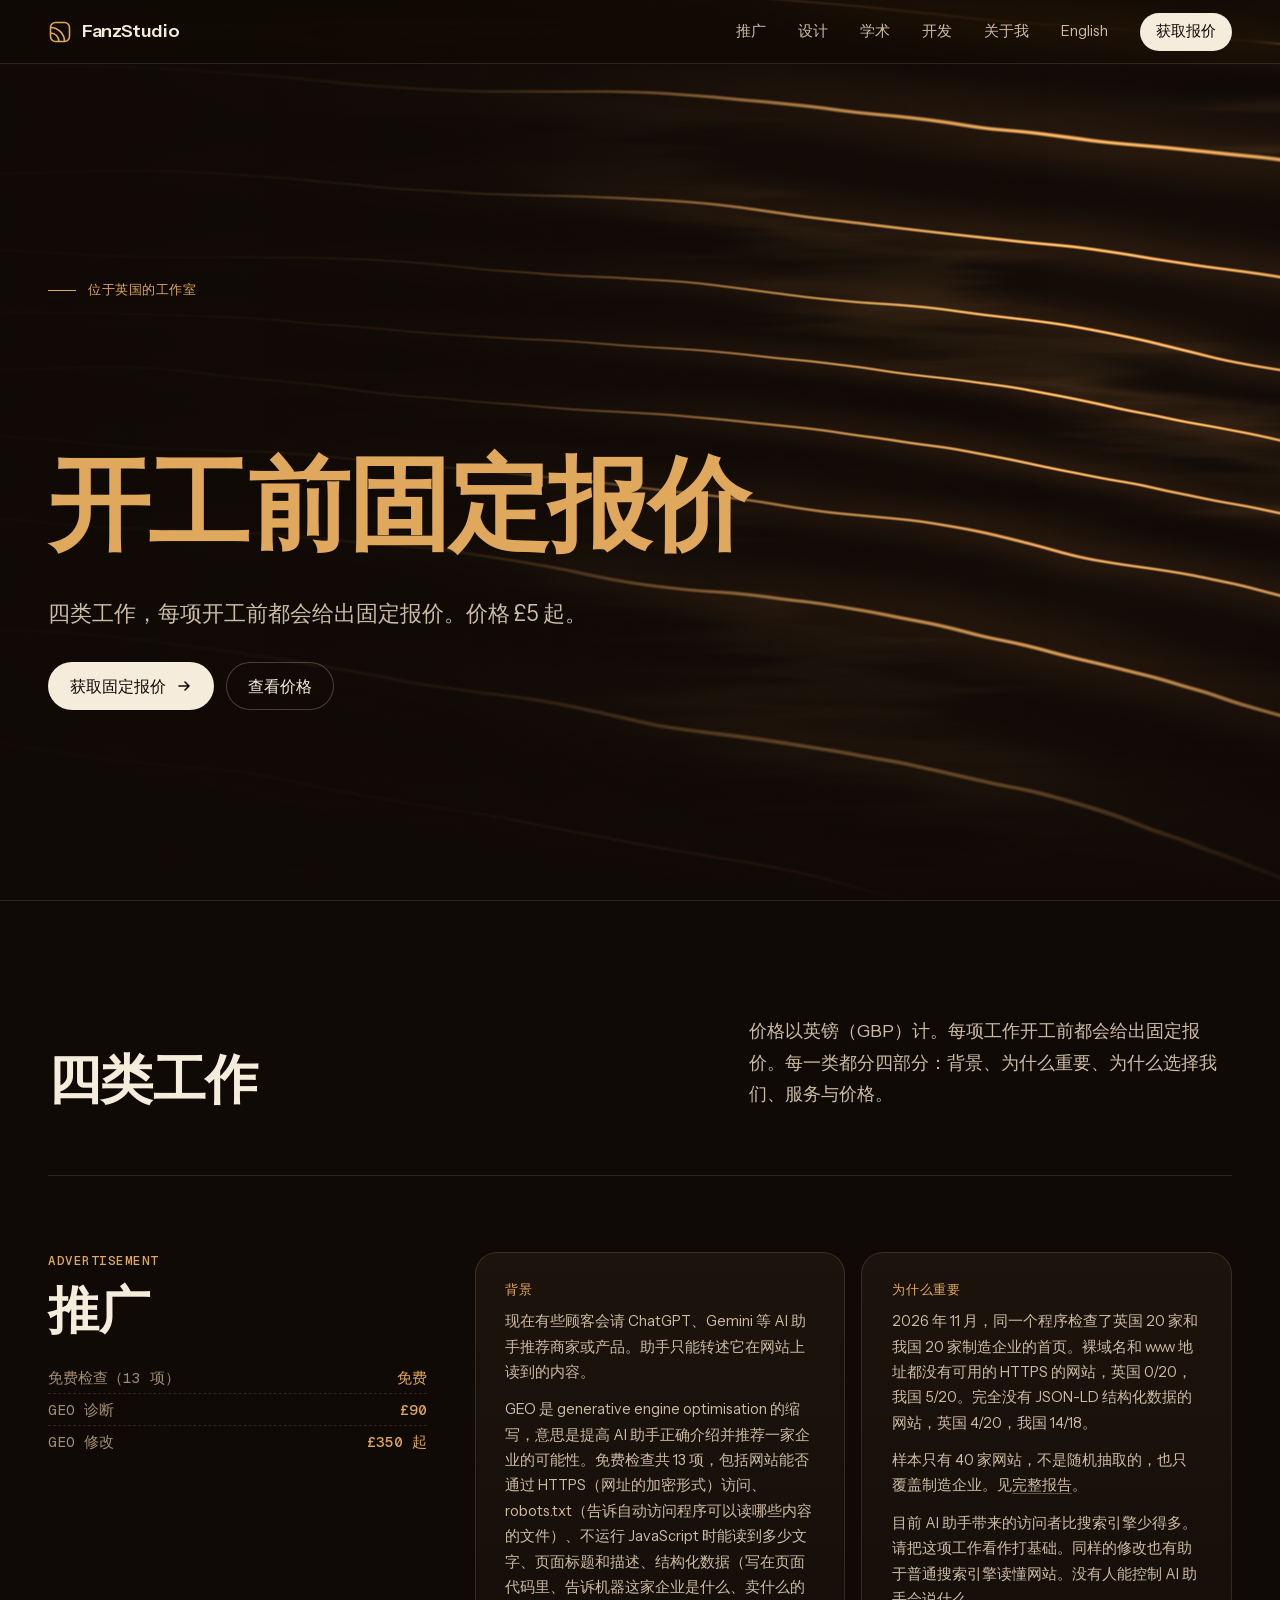
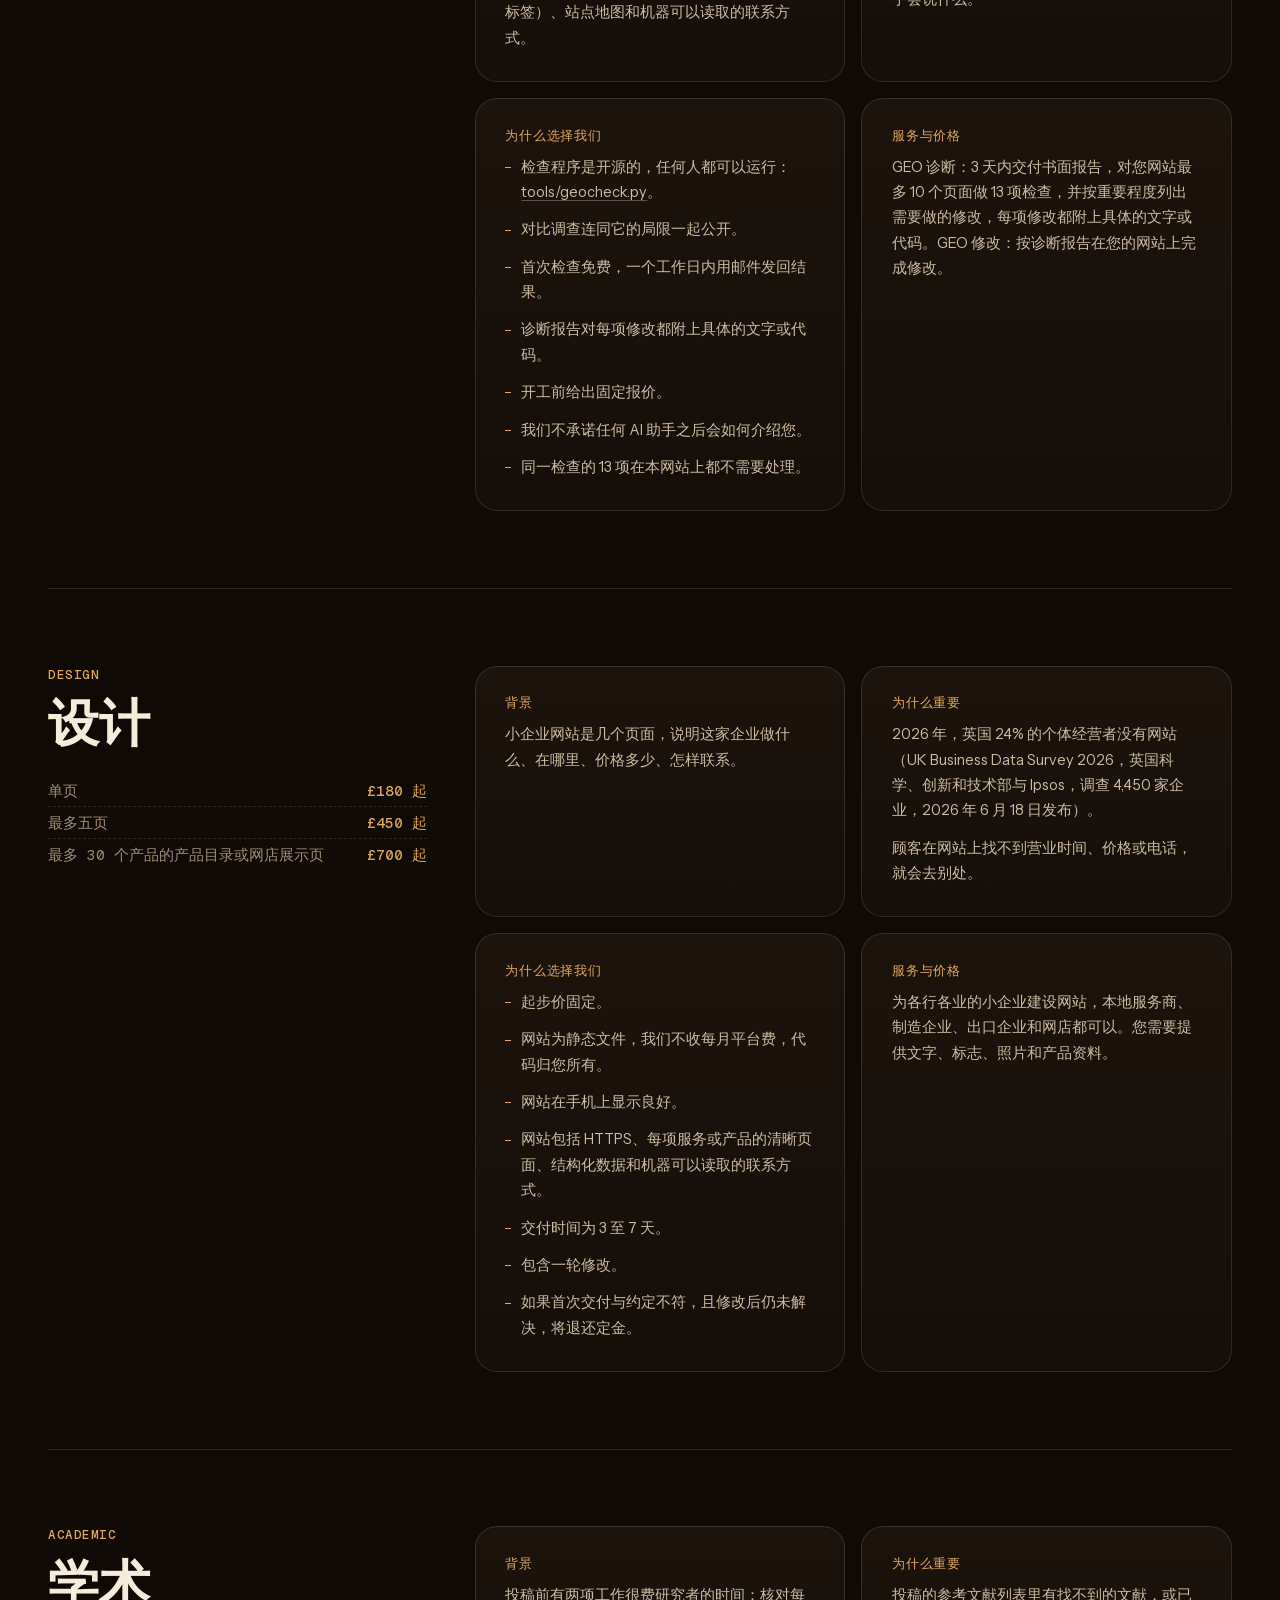
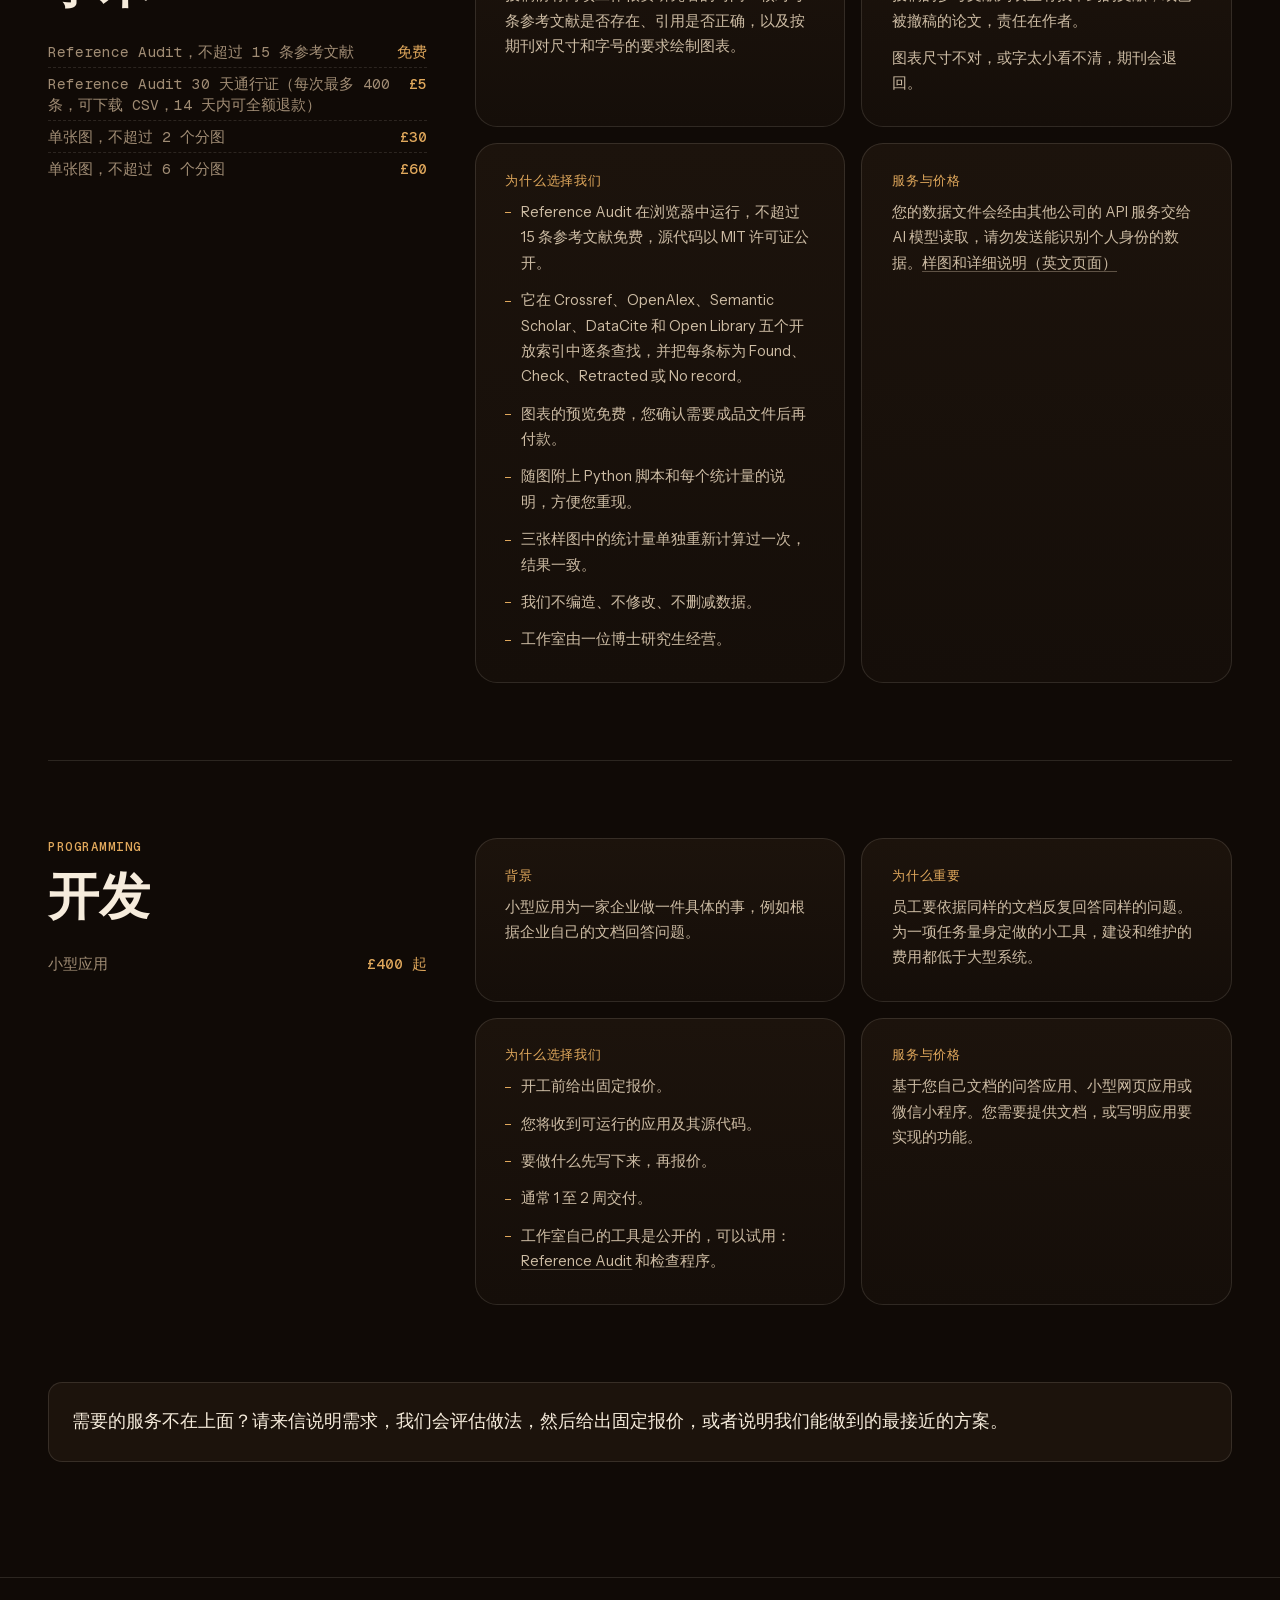
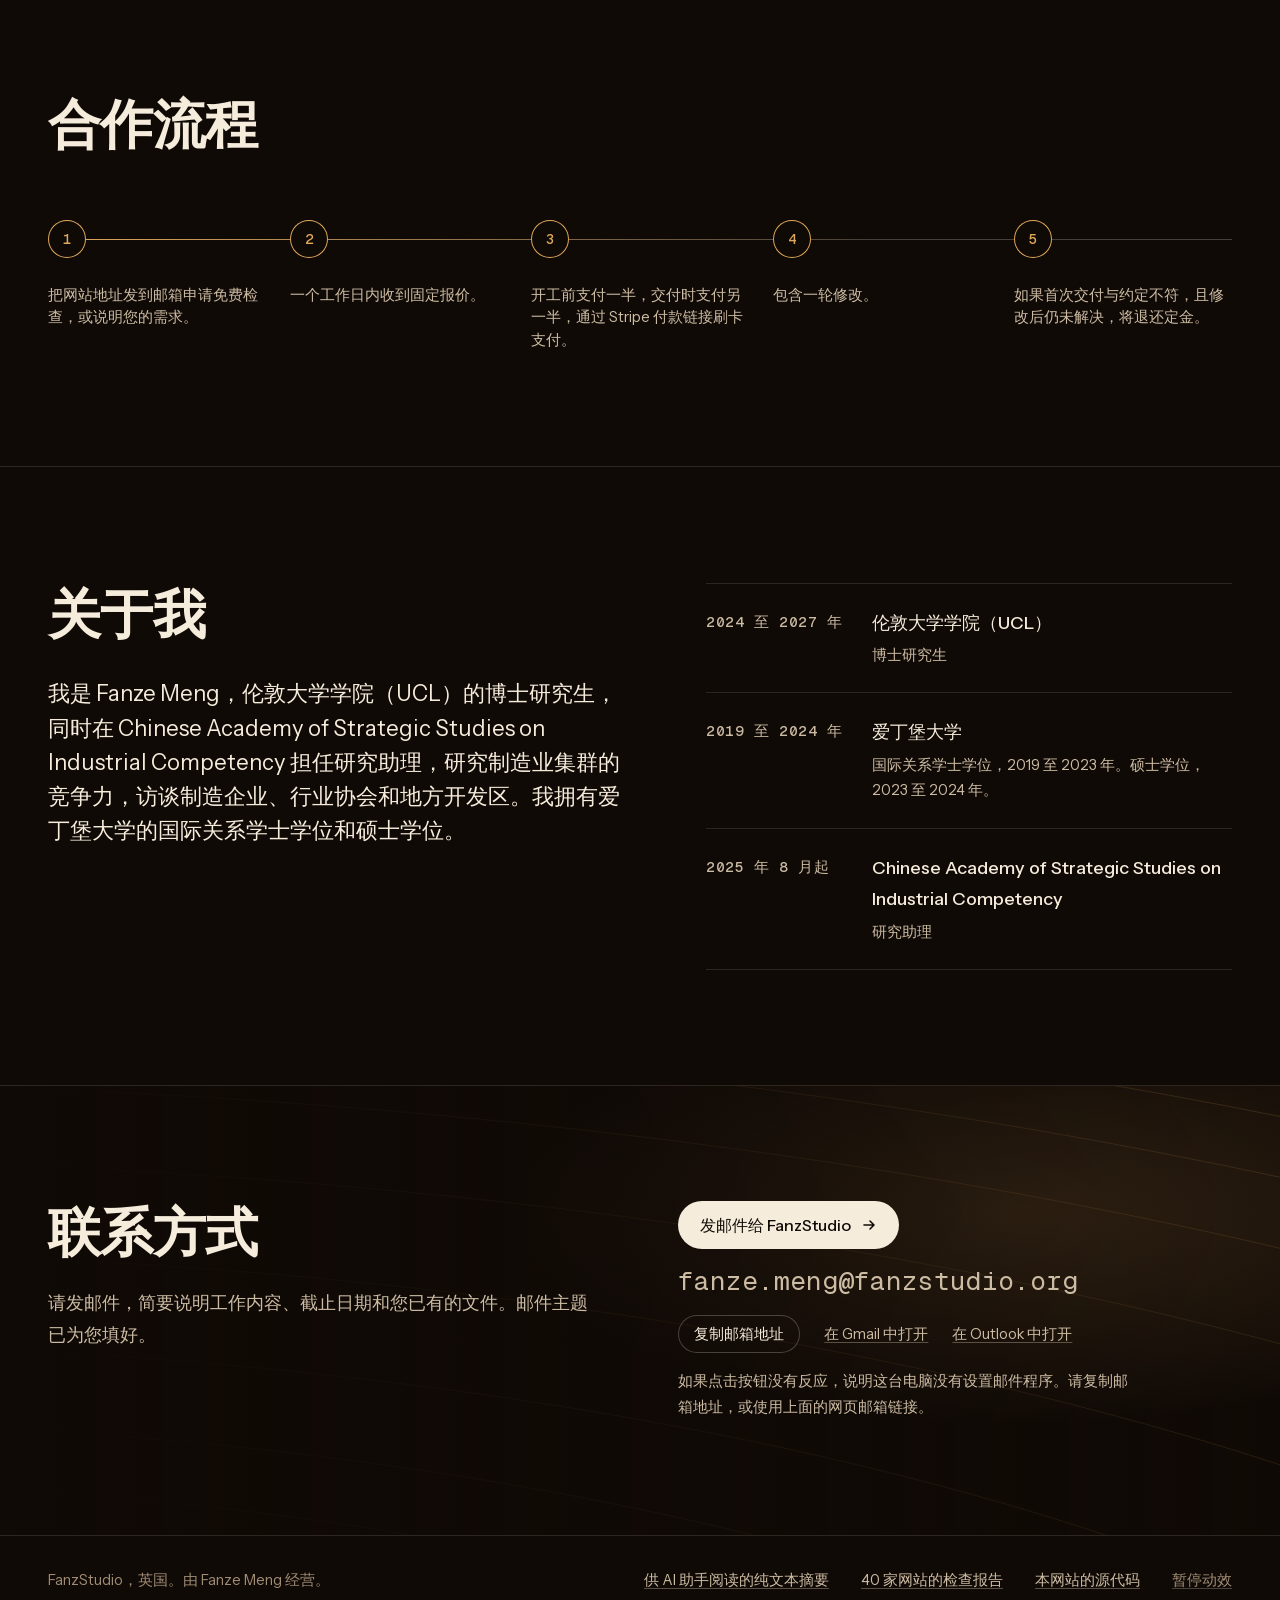
<file: zh.html>
<!doctype html>
<html lang="zh-Hans">
<head>
<meta charset="utf-8">
<meta name="viewport" content="width=device-width, initial-scale=1">
<meta http-equiv="Content-Security-Policy" content="default-src 'self'; script-src 'self' 'unsafe-inline'; style-src 'self' 'unsafe-inline'; img-src 'self' data:; font-src 'self'; connect-src 'self'; object-src 'none'; base-uri 'self'; form-action 'none'">
<meta name="referrer" content="strict-origin-when-cross-origin">
<title>FanzStudio：推广、设计、学术和开发服务，开工前给出固定报价</title>
<meta name="description" content="FanzStudio 是位于英国的小型工作室，帮助 AI 助手读懂小企业的网站，为各行各业的小企业建设网站，核对参考文献，为研究论文绘制图表，并编写小型应用。免费检查，完整诊断 £90。">
<link rel="canonical" href="https://fanzstudio.org/zh.html">
<link rel="alternate" hreflang="en" href="https://fanzstudio.org/">
<link rel="alternate" hreflang="zh-Hans" href="https://fanzstudio.org/zh.html">
<meta property="og:type" content="website">
<meta property="og:url" content="https://fanzstudio.org/zh.html">
<meta property="og:title" content="FanzStudio：推广、设计、学术和开发服务，开工前给出固定报价">
<meta property="og:description" content="FanzStudio 是位于英国的小型工作室，帮助 AI 助手读懂小企业的网站，为各行各业的小企业建设网站，核对参考文献，为研究论文绘制图表，并编写小型应用。免费检查，完整诊断 £90。">
<meta property="og:image" content="https://fanzstudio.org/og.png">
<meta name="theme-color" content="#100a06">
<link rel="icon" href="favicon.svg" type="image/svg+xml">
<link rel="preload" href="fonts/instrument-sans.woff2" as="font" type="font/woff2" crossorigin>
<link rel="stylesheet" href="style.css">
<script>document.documentElement.classList.add("js");addEventListener("load",function(){if(!window.__fz)document.documentElement.classList.remove("js")})</script>
<script src="site.js" defer></script>
<script type="speculationrules">{"prerender":[{"where":{"or":[{"href_matches":"/"},{"href_matches":"/*.html"}]},"eagerness":"moderate"}]}</script>
<script type="application/ld+json">{
 "@context": "https://schema.org",
 "@type": "ProfessionalService",
 "name": "FanzStudio",
 "url": "https://fanzstudio.org/",
 "email": "fanze.meng@fanzstudio.org",
 "areaServed": "Worldwide",
 "founder": {
  "@type": "Person",
  "name": "Fanze Meng"
 },
 "description": "由 Fanze Meng 在英国经营的工作室，帮助 AI 助手读懂小企业的网站，修改妨碍阅读的地方，为各行各业的小企业建设网站，核对参考文献，为科研论文绘制图表，并编写小型应用。",
 "inLanguage": "zh-Hans",
 "hasOfferCatalog": {
  "@type": "OfferCatalog",
  "name": "FanzStudio services",
  "itemListElement": [
   {
    "@type": "Offer",
    "priceSpecification": {
     "@type": "PriceSpecification",
     "price": "90",
     "priceCurrency": "GBP",
     "minPrice": "90"
    },
    "itemOffered": {
     "@type": "Service",
     "name": "GEO audit",
     "description": "Written report in 3 days: a 13-point check on up to 10 pages, questions put to several AI models, and a ranked list of changes with the exact text or code."
    }
   },
   {
    "@type": "Offer",
    "priceSpecification": {
     "@type": "PriceSpecification",
     "price": "350",
     "priceCurrency": "GBP",
     "minPrice": "350"
    },
    "itemOffered": {
     "@type": "Service",
     "name": "GEO fixes",
     "description": "The changes from the audit made on the client's site, from £350."
    }
   },
   {
    "@type": "Offer",
    "priceSpecification": {
     "@type": "PriceSpecification",
     "price": "180",
     "priceCurrency": "GBP",
     "minPrice": "180"
    },
    "itemOffered": {
     "@type": "Service",
     "name": "Website",
     "description": "Website for a small business in any trade, online shops included: one page from £180, up to five pages from £450, a catalogue or shop front of up to 30 products from £700."
    }
   },
   {
    "@type": "Offer",
    "priceSpecification": {
     "@type": "PriceSpecification",
     "price": "400",
     "priceCurrency": "GBP",
     "minPrice": "400"
    },
    "itemOffered": {
     "@type": "Service",
     "name": "Small applications",
     "description": "Question-answering app over the client's documents, small web app, or WeChat mini-program, from £400."
    }
   },
   {
    "@type": "Offer",
    "priceSpecification": {
     "@type": "PriceSpecification",
     "price": "30",
     "priceCurrency": "GBP",
     "minPrice": "30"
    },
    "itemOffered": {
     "@type": "Service",
     "name": "Figures for research papers",
     "description": "A figure drawn from the client's own data and sized for the target journal, with the script that draws it and a statistics note. £30 for up to 2 panels, £60 for up to 6. The preview is free."
    }
   },
   {
    "@type": "Offer",
    "priceSpecification": {
     "@type": "PriceSpecification",
     "price": "5",
     "priceCurrency": "GBP"
    },
    "itemOffered": {
     "@type": "Service",
     "name": "Reference Audit 30-day pass",
     "description": "Checks up to 400 references at a time and adds a CSV download. Lists of up to 15 references are free."
    }
   }
  ]
 }
}</script>
</head>
<body>
<a class="skip" href="#main">跳到正文</a>
<header class="top"><a class="brand" href="zh.html"><svg viewBox="0 0 24 24" fill="none" stroke="currentColor" stroke-width="1.6" aria-hidden="true"><rect x="2.5" y="2.5" width="19" height="19" rx="5"/><path d="M2.5 13a8.5 8.5 0 0 1 8.5 8.5M2.5 7.5a14 14 0 0 1 14 14"/></svg>FanzStudio</a><nav id="nav" aria-label="主导航"><a href="#advertisement">推广</a><a href="#design">设计</a><a href="#academic">学术</a><a href="#programming">开发</a><a href="#about">关于我</a><a href="index.html" lang="en">English</a></nav><a class="btn btn--sm" href="#contact">获取报价</a><button class="menu btn btn--ghost btn--sm" type="button" aria-expanded="false" aria-controls="nav">菜单</button></header>
<main id="main">
<section class="hero hero--big"><canvas class="grain" data-wood="11,1.05,0" aria-hidden="true"></canvas><div class="wrap hero__in"><p class="label label--rule rise">位于英国的工作室</p><h1 class="rise" style="--i:1"><span class="cycle"><span style="--n:0">网站建设<span class="sep">、</span></span><span style="--n:1">AI 搜索检查<span class="sep">、</span></span><span style="--n:2">论文图表<span class="sep">、</span></span><span style="--n:3">小型应用<span class="sep">，</span></span></span> <em>开工前固定报价</em></h1><p class="lead rise" style="--i:2">四类工作，每项开工前都会给出固定报价。价格 £5 起。</p><div class="cta rise" style="--i:3"><a class="btn" href="#contact">获取固定报价 <svg viewBox="0 0 16 16" fill="none" stroke="currentColor" stroke-width="1.6" stroke-linecap="round" stroke-linejoin="round" aria-hidden="true"><path d="M3 8h10M9 4l4 4-4 4"/></svg></a><a class="btn btn--ghost" href="#work">查看价格</a></div></div></section>
<section class="sec" id="work"><div class="wrap"><div class="head rv"><h2>四类工作</h2><p>价格以英镑（GBP）计。每项工作开工前都会给出固定报价。每一类都分四部分：背景、为什么重要、为什么选择我们、服务与价格。</p></div><section class="zcat" id="advertisement"><div class="zcat__side rv"><p class="label" lang="en">Advertisement</p><h2>推广</h2><ul class="kind__prices"><li><span>免费检查（13 项）</span><b>免费</b></li><li><span>GEO 诊断</span><b>£90</b></li><li><span>GEO 修改</span><b>£350 起</b></li></ul></div><div class="zparts"><article class="card rv" style="--i:0"><h3>背景</h3><p>现在有些顾客会请 ChatGPT、Gemini 等 AI 助手推荐商家或产品。助手只能转述它在网站上读到的内容。</p><p>GEO 是 generative engine optimisation 的缩写，意思是提高 AI 助手正确介绍并推荐一家企业的可能性。免费检查共 13 项，包括网站能否通过 HTTPS（网址的加密形式）访问、robots.txt（告诉自动访问程序可以读哪些内容的文件）、不运行 JavaScript 时能读到多少文字、页面标题和描述、结构化数据（写在页面代码里、告诉机器这家企业是什么、卖什么的标签）、站点地图和机器可以读取的联系方式。</p></article><article class="card rv" style="--i:1"><h3>为什么重要</h3><p>2026 年 11 月，同一个程序检查了英国 20 家和我国 20 家制造企业的首页。裸域名和 www 地址都没有可用的 HTTPS 的网站，英国 0/20，我国 5/20。完全没有 JSON-LD 结构化数据的网站，英国 4/20，我国 14/18。</p><p>样本只有 40 家网站，不是随机抽取的，也只覆盖制造企业。见<a href="geo-benchmark-zh.html">完整报告</a>。</p><p>目前 AI 助手带来的访问者比搜索引擎少得多。请把这项工作看作打基础。同样的修改也有助于普通搜索引擎读懂网站。没有人能控制 AI 助手会说什么。</p></article><article class="card rv" style="--i:0"><h3>为什么选择我们</h3><ul><li>检查程序是开源的，任何人都可以运行：<a href="tools/geocheck.py">tools/geocheck.py</a>。</li><li>对比调查连同它的局限一起公开。</li><li>首次检查免费，一个工作日内用邮件发回结果。</li><li>诊断报告对每项修改都附上具体的文字或代码。</li><li>开工前给出固定报价。</li><li>我们不承诺任何 AI 助手之后会如何介绍您。</li><li>同一检查的 13 项在本网站上都不需要处理。</li></ul></article><article class="card rv" style="--i:1"><h3>服务与价格</h3><p>GEO 诊断：3 天内交付书面报告，对您网站最多 10 个页面做 13 项检查，并按重要程度列出需要做的修改，每项修改都附上具体的文字或代码。GEO 修改：按诊断报告在您的网站上完成修改。</p></article></div></section><section class="zcat" id="design"><div class="zcat__side rv"><p class="label" lang="en">Design</p><h2>设计</h2><ul class="kind__prices"><li><span>单页</span><b>£180 起</b></li><li><span>最多五页</span><b>£450 起</b></li><li><span>最多 30 个产品的产品目录或网店展示页</span><b>£700 起</b></li></ul></div><div class="zparts"><article class="card rv" style="--i:0"><h3>背景</h3><p>小企业网站是几个页面，说明这家企业做什么、在哪里、价格多少、怎样联系。</p></article><article class="card rv" style="--i:1"><h3>为什么重要</h3><p>2026 年，英国 24% 的个体经营者没有网站（UK Business Data Survey 2026，英国科学、创新和技术部与 Ipsos，调查 4,450 家企业，2026 年 6 月 18 日发布）。</p><p>顾客在网站上找不到营业时间、价格或电话，就会去别处。</p></article><article class="card rv" style="--i:0"><h3>为什么选择我们</h3><ul><li>起步价固定。</li><li>网站为静态文件，我们不收每月平台费，代码归您所有。</li><li>网站在手机上显示良好。</li><li>网站包括 HTTPS、每项服务或产品的清晰页面、结构化数据和机器可以读取的联系方式。</li><li>交付时间为 3 至 7 天。</li><li>包含一轮修改。</li><li>如果首次交付与约定不符，且修改后仍未解决，将退还定金。</li></ul></article><article class="card rv" style="--i:1"><h3>服务与价格</h3><p>为各行各业的小企业建设网站，本地服务商、制造企业、出口企业和网店都可以。您需要提供文字、标志、照片和产品资料。</p></article></div></section><section class="zcat" id="academic"><div class="zcat__side rv"><p class="label" lang="en">Academic</p><h2>学术</h2><ul class="kind__prices"><li><span>Reference Audit，不超过 15 条参考文献</span><b>免费</b></li><li><span>Reference Audit 30 天通行证（每次最多 400 条，可下载 CSV，14 天内可全额退款）</span><b>£5</b></li><li><span>单张图，不超过 2 个分图</span><b>£30</b></li><li><span>单张图，不超过 6 个分图</span><b>£60</b></li></ul></div><div class="zparts"><article class="card rv" style="--i:0"><h3>背景</h3><p>投稿前有两项工作很费研究者的时间：核对每条参考文献是否存在、引用是否正确，以及按期刊对尺寸和字号的要求绘制图表。</p></article><article class="card rv" style="--i:1"><h3>为什么重要</h3><p>投稿的参考文献列表里有找不到的文献，或已被撤稿的论文，责任在作者。</p><p>图表尺寸不对，或字太小看不清，期刊会退回。</p></article><article class="card rv" style="--i:0"><h3>为什么选择我们</h3><ul><li>Reference Audit 在浏览器中运行，不超过 15 条参考文献免费，源代码以 MIT 许可证公开。</li><li>它在 Crossref、OpenAlex、Semantic Scholar、DataCite 和 Open Library 五个开放索引中逐条查找，并把每条标为 Found、Check、Retracted 或 No record。</li><li>图表的预览免费，您确认需要成品文件后再付款。</li><li>随图附上 Python 脚本和每个统计量的说明，方便您重现。</li><li>三张样图中的统计量单独重新计算过一次，结果一致。</li><li>我们不编造、不修改、不删减数据。</li><li>工作室由一位博士研究生经营。</li></ul></article><article class="card rv" style="--i:1"><h3>服务与价格</h3><p>您的数据文件会经由其他公司的 API 服务交给 AI 模型读取，请勿发送能识别个人身份的数据。<a href="figures.html">样图和详细说明（英文页面）</a></p></article></div></section><section class="zcat" id="programming"><div class="zcat__side rv"><p class="label" lang="en">Programming</p><h2>开发</h2><ul class="kind__prices"><li><span>小型应用</span><b>£400 起</b></li></ul></div><div class="zparts"><article class="card rv" style="--i:0"><h3>背景</h3><p>小型应用为一家企业做一件具体的事，例如根据企业自己的文档回答问题。</p></article><article class="card rv" style="--i:1"><h3>为什么重要</h3><p>员工要依据同样的文档反复回答同样的问题。为一项任务量身定做的小工具，建设和维护的费用都低于大型系统。</p></article><article class="card rv" style="--i:0"><h3>为什么选择我们</h3><ul><li>开工前给出固定报价。</li><li>您将收到可运行的应用及其源代码。</li><li>要做什么先写下来，再报价。</li><li>通常 1 至 2 周交付。</li><li>工作室自己的工具是公开的，可以试用：<a href="https://fanzemeng31-arch.github.io/reference-audit/">Reference Audit</a> 和检查程序。</li></ul></article><article class="card rv" style="--i:1"><h3>服务与价格</h3><p>基于您自己文档的问答应用、小型网页应用或微信小程序。您需要提供文档，或写明应用要实现的功能。</p></article></div></section><p class="note rv">需要的服务不在上面？请来信说明需求，我们会评估做法，然后给出固定报价，或者说明我们能做到的最接近的方案。</p></div></section>
<section class="sec" id="how"><div class="wrap"><div class="head rv"><h2>合作流程</h2></div><ol class="steps rv"><li>把网站地址发到邮箱申请免费检查，或说明您的需求。</li><li>一个工作日内收到固定报价。</li><li>开工前支付一半，交付时支付另一半，通过 Stripe 付款链接刷卡支付。</li><li>包含一轮修改。</li><li>如果首次交付与约定不符，且修改后仍未解决，将退还定金。</li></ol></div></section>
<section class="sec" id="about"><div class="wrap about"><div class="rv"><h2>关于我</h2><p>我是 Fanze Meng，伦敦大学学院（UCL）的博士研究生，同时在 <span lang="en">Chinese Academy of Strategic Studies on Industrial Competency</span> 担任研究助理，研究制造业集群的竞争力，访谈制造企业、行业协会和地方开发区。我拥有爱丁堡大学的国际关系学士学位和硕士学位。</p></div><div class="rv" style="--i:1"><ul class="creds"><li><span class="label">2024 至 2027 年</span><div><b>伦敦大学学院（UCL）</b><span>博士研究生</span></div></li><li><span class="label">2019 至 2024 年</span><div><b>爱丁堡大学</b><span>国际关系学士学位，2019 至 2023 年。硕士学位，2023 至 2024 年。</span></div></li><li><span class="label">2025 年 8 月起</span><div><b><span lang="en" style="display:inline;color:inherit;font-size:inherit;margin:0">Chinese Academy of Strategic Studies on Industrial Competency</span></b><span>研究助理</span></div></li></ul></div></div></section>
<section class="band" id="contact"><div class="wrap band__grid"><div class="rv"><h2>联系方式</h2><p>请发邮件，简要说明工作内容、截止日期和您已有的文件。邮件主题已为您填好。</p></div><div class="rv" style="--i:1"><div class="mail"><a class="btn" href="mailto:fanze.meng@fanzstudio.org?subject=FanzStudio%20enquiry">发邮件给 FanzStudio <svg viewBox="0 0 16 16" fill="none" stroke="currentColor" stroke-width="1.6" stroke-linecap="round" stroke-linejoin="round" aria-hidden="true"><path d="M3 8h10M9 4l4 4-4 4"/></svg></a><p class="mail__addr"><span class="mail-text">fanze.meng@fanzstudio.org</span></p><p class="mail__alt"><button type="button" class="btn btn--ghost btn--sm" data-copy="fanze.meng@fanzstudio.org" data-label="复制邮箱地址" data-done="已复制" hidden>复制邮箱地址</button><span class="vh" role="status" aria-live="polite"></span><a href="https://mail.google.com/mail/?view=cm&amp;fs=1&amp;to=fanze.meng%40fanzstudio.org&amp;su=FanzStudio%20enquiry" target="_blank" rel="noopener">在 Gmail 中打开</a><a href="https://outlook.live.com/mail/0/deeplink/compose?to=fanze.meng%40fanzstudio.org&amp;subject=FanzStudio%20enquiry" target="_blank" rel="noopener">在 Outlook 中打开</a></p><p class="mail__note">如果点击按钮没有反应，说明这台电脑没有设置邮件程序。请复制邮箱地址，或使用上面的网页邮箱链接。</p></div></div></div></section>
</main>
<footer class="foot"><span>FanzStudio，英国。由 Fanze Meng 经营。</span><a href="llms.txt">供 AI 助手阅读的纯文本摘要</a><a href="geo-benchmark-zh.html">40 家网站的检查报告</a><a href="https://github.com/fanzemeng31-arch/fanzstudio">本网站的源代码</a><button class="pause" type="button" aria-pressed="false" data-pause="暂停动效" data-play="继续动效" hidden>暂停动效</button></footer>
</body>
</html>
</file>
<file: style.css>
/* FanzStudio, round 3: "lamp on walnut".
   A dark espresso ground, growth rings drawn in oak light, one sans family, one serif italic for a single phrase,
   monospace for readouts. Every colour, size, space and radius below comes from the tokens in :root. */

@font-face{font-family:"Instrument Sans";src:url(fonts/instrument-sans.woff2) format("woff2");font-weight:400 700;font-stretch:75% 100%;font-display:swap}
@font-face{font-family:"Fraunces";src:url(fonts/fraunces-italic.woff2) format("woff2");font-weight:300;font-style:italic;font-display:swap}
@font-face{font-family:"Geist Mono";src:url(fonts/geist-mono.woff2) format("woff2");font-weight:400 600;font-display:swap}

:root{
  color-scheme:dark;
  --ground:#100a06;--ground-2:#150e09;--surface:#1c130c;--surface-2:#261a11;--pit:#0a0603;
  --ink:#f6ecdc;--soft:#cdbca4;--faint:#a08c74;
  --oak:#e0a85c;--oak-2:#f0c483;--walnut:#6a3d1c;
  --rule:rgba(246,236,220,.12);--rule-2:rgba(246,236,220,.24);
  --pass:#93d47f;--attn:#f3b65c;--info:#b7a68f;--stop:#ff9a85;
  --sans:"Instrument Sans",ui-sans-serif,system-ui,-apple-system,"Segoe UI","PingFang SC","Hiragino Sans GB","Microsoft YaHei","Noto Sans CJK SC",sans-serif;
  --serif:"Fraunces",Georgia,"Songti SC",serif;
  --mono:"Geist Mono",ui-monospace,"SF Mono",Menlo,Consolas,monospace;
  --s1:4px;--s2:8px;--s3:12px;--s4:16px;--s5:24px;--s6:32px;--s7:48px;--s8:64px;--s9:96px;
  --r1:6px;--r2:14px;--r3:22px;--pill:999px;
  --t-label:12.5px;--t-small:14.5px;--t-body:clamp(16.5px,.2vw + 15.6px,18px);--t-lead:clamp(18.5px,.45vw + 16.5px,22px);
  --t-h3:clamp(21px,.8vw + 17px,28px);--t-h2:clamp(32px,2.6vw + 20px,58px);--t-h1:clamp(40px,4.5vw + 12px,78px);--t-cat:clamp(36px,3.4vw + 14px,64px);
  --gut:clamp(20px,4vw,48px);--max:1280px;--top-h:64px;
  --ease:cubic-bezier(.16,1,.3,1);--fast:160ms;--med:280ms;--slow:800ms;
  --grain-ground:#100a06;--grain-wood:#3a2412;--grain-line:#dba157;--grain-light:0;
  --rings:url(rings.svg) 100% 100%/cover no-repeat;
}

*,*::before,*::after{box-sizing:border-box}
html{-webkit-text-size-adjust:100%;scroll-behavior:smooth;scroll-padding-top:calc(var(--top-h) + 64px);background:var(--ground);scrollbar-color:#4a3524 var(--ground)}
body{margin:0;background:var(--ground);color:var(--ink);font:400 var(--t-body)/1.6 var(--sans);-webkit-font-smoothing:antialiased;text-rendering:optimizeLegibility;overflow-x:clip}
h1,h2,h3,h4,p,ul,ol,dl,dd,figure,pre{margin:0}
ul,ol{padding:0;list-style:none}
img,svg,canvas{display:block;max-width:100%}
img{height:auto}
a{color:inherit;text-decoration-color:color-mix(in srgb,currentColor 38%,transparent);text-underline-offset:.22em;text-decoration-thickness:1px;transition:text-decoration-color var(--fast),color var(--fast)}
a:hover{text-decoration-color:currentColor}
:focus-visible{outline:2px solid var(--oak);outline-offset:3px;border-radius:var(--r1)}
::selection{background:var(--oak);color:var(--ground)}
code,kbd{font-family:var(--mono);font-size:.92em}
.vh{position:absolute;width:1px;height:1px;overflow:hidden;clip-path:inset(50%);white-space:nowrap}
.skip{position:absolute;left:var(--s4);top:-80px;z-index:99;background:var(--ink);color:var(--ground);padding:var(--s3) var(--s4);border-radius:var(--r1)}
.skip:focus{top:var(--s3)}
.wrap{width:100%;max-width:var(--max);margin-inline:auto;padding-inline:var(--gut)}
.label{font:500 var(--t-label)/1.4 var(--mono);letter-spacing:.09em;text-transform:uppercase;color:var(--oak)}
.label--rule{display:flex;align-items:center;gap:var(--s3)}
.label--rule::before{content:"";width:28px;height:1px;background:currentColor}

/* header */
.top{position:fixed;inset:0 0 auto;z-index:60;height:var(--top-h);display:flex;align-items:center;gap:var(--s6);padding-inline:var(--gut);
  background:color-mix(in srgb,var(--ground) 62%,transparent);-webkit-backdrop-filter:blur(18px) saturate(150%);backdrop-filter:blur(18px) saturate(150%);border-bottom:1px solid var(--rule);view-transition-name:top}
.brand{display:flex;align-items:center;gap:10px;margin-right:auto;font-weight:600;font-size:18px;letter-spacing:-.02em;text-decoration:none}
.brand svg{width:24px;height:24px;color:var(--oak)}
.top nav{display:flex;gap:var(--s6)}
.top nav a{font-size:var(--t-small);color:var(--soft);text-decoration:none;position:relative;padding-block:var(--s2)}
.top nav a:hover,.top nav a[aria-current]{color:var(--ink)}
.top nav a[aria-current]::after{content:"";position:absolute;left:0;right:0;bottom:0;height:1px;background:var(--oak)}
.top .menu{display:none}

/* buttons */
.btn{display:inline-flex;align-items:center;justify-content:center;gap:10px;min-height:48px;padding:0 22px;border:0;border-radius:var(--pill);font:500 16px/1 var(--sans);text-decoration:none;color:var(--ground);background:var(--ink);cursor:pointer;
  transition:transform var(--fast) var(--ease),box-shadow var(--med) var(--ease),background var(--fast)}
.btn:hover{background:#fff;box-shadow:0 0 0 6px rgba(224,168,92,.18),0 14px 44px -14px rgba(224,168,92,.6)}
.btn:active{transform:scale(.98)}
.btn svg{width:16px;height:16px;transition:transform var(--med) var(--ease)}
.btn:hover svg{transform:translateX(3px)}
.btn--ghost{background:transparent;color:var(--ink);box-shadow:inset 0 0 0 1px var(--rule-2)}
.btn--ghost:hover{background:rgba(246,236,220,.07);box-shadow:inset 0 0 0 1px var(--ink)}
.btn--sm{min-height:38px;padding:0 16px;font-size:var(--t-small)}
.more{display:inline-flex;align-items:center;gap:var(--s2);color:var(--oak);text-decoration:none;font-weight:500}
.more svg{width:15px;height:15px;transition:transform var(--med) var(--ease)}
.more:hover svg{transform:translateX(4px)}

/* hero with the rings */
.hero,.chero,.band{position:relative;isolation:isolate;overflow:clip}
.hero::before,.chero::before,.band::before{content:"";position:absolute;inset:0;z-index:-3;background:var(--rings),radial-gradient(58% 68% at 80% 28%,rgba(219,161,87,.2),transparent 70%)}
.grain{position:absolute;inset:0;width:100%;height:100%;z-index:-2;opacity:0;transition:opacity 1.4s ease}
.grain.is-on{opacity:1}
.hero::after,.chero::after{content:"";position:absolute;inset:0;z-index:-1;pointer-events:none;
  background:linear-gradient(90deg,rgba(16,10,6,.95) 0,rgba(16,10,6,.84) 36%,rgba(16,10,6,.3) 62%,rgba(16,10,6,0) 82%),linear-gradient(0deg,var(--ground) 0,rgba(16,10,6,0) 26%)}
.hero{min-height:100svh;display:flex;flex-direction:column;padding-top:var(--top-h)}
.hero__in{flex:1;display:flex;flex-direction:column;justify-content:center;padding-block:clamp(40px,8vh,104px) clamp(32px,5vh,56px)}
.hero h1{font-size:var(--t-h1);font-weight:500;line-height:1;letter-spacing:-.038em;max-width:12.4em;margin-top:var(--s5);text-wrap:balance}
.hero h1 em,.chero h1 em,.head h2 em,.band h2 em{font:italic 300 1.03em/1 var(--serif);letter-spacing:-.02em;color:var(--oak)}
.hero--big h1{font-size:clamp(34px,9.3vw,120px);line-height:.98;letter-spacing:-.045em;max-width:none}
.hero--big h1 em{display:block}
.hero--big .lead{max-width:40em}
.cycle{display:grid;justify-items:start}
.cycle > span{grid-area:1/1;white-space:nowrap}
.cycle > span::first-letter{text-transform:uppercase}
.cycle:hover > span{animation-play-state:paused}
.sep{position:absolute;width:1px;height:1px;overflow:hidden;clip-path:inset(50%)}
.still .cycle{display:block;font-size:.4em;line-height:1.12;letter-spacing:-.03em;margin-bottom:.4em;max-width:22em}
.still .cycle > span{display:inline;white-space:normal;opacity:1;animation:none;filter:none;transform:none}
.still .sep{position:static;width:auto;height:auto;clip-path:none}
.still .dot{animation:none}
.pause{font:inherit;letter-spacing:inherit;text-transform:inherit;color:var(--faint);background:none;border:0;padding:0;cursor:pointer;text-decoration:underline;text-decoration-color:var(--rule-2);text-underline-offset:.22em}
.pause:hover{color:var(--ink)}
.lead{font-size:var(--t-lead);line-height:1.5;color:var(--soft);max-width:33em;margin-top:var(--s6);text-wrap:pretty}
.cta{display:flex;flex-wrap:wrap;gap:var(--s3);margin-top:var(--s6)}
.readout{display:flex;flex-wrap:wrap;align-items:center;gap:var(--s2) var(--s6);padding-block:var(--s4);border-top:1px solid var(--rule);font:400 var(--t-label)/1.5 var(--mono);letter-spacing:.06em;text-transform:uppercase;color:var(--faint)}
.readout b{color:var(--ink);font-weight:500}
.readout a{color:var(--oak);text-decoration:none;margin-left:auto}
.dot{display:inline-block;vertical-align:middle;margin:-2px var(--s3) 0 var(--s1);width:7px;height:7px;border-radius:50%;background:var(--pass);box-shadow:0 0 0 4px rgba(147,212,127,.16)}

/* sections */
.sec{padding-block:clamp(72px,9vw,144px);border-top:1px solid var(--rule)}
.head{display:grid;grid-template-columns:minmax(0,1.15fr) minmax(0,.85fr);gap:var(--s7);align-items:end;margin-bottom:clamp(40px,5vw,72px)}
.head h2,.band h2{font-size:var(--t-h2);font-weight:500;line-height:1.03;letter-spacing:-.035em;text-wrap:balance}
.head p{color:var(--soft);max-width:34em}

/* the four kinds of work */
.kinds{border-top:1px solid var(--rule-2)}
.kind{position:relative;isolation:isolate;display:grid;grid-template-columns:minmax(0,5.6fr) minmax(0,3.6fr) minmax(0,3.3fr) 56px;gap:var(--s6);align-items:center;padding:clamp(24px,3vw,44px) var(--s5);margin-inline:calc(-1*var(--s5));border-bottom:1px solid var(--rule);text-decoration:none}
.kind::before{content:"";position:absolute;inset:0;z-index:-1;border-radius:var(--r3);background:radial-gradient(560px circle at var(--mx,30%) var(--my,50%),rgba(224,168,92,.15),transparent 64%);opacity:0;transition:opacity var(--med)}
.kind:hover::before,.kind:focus-visible::before{opacity:1}
.kind__name{font-size:clamp(36px,4.2vw + 8px,70px);font-weight:500;letter-spacing:-.042em;line-height:1;transition:transform .6s var(--ease),color var(--med)}
.kind:hover .kind__name{transform:translateX(12px);color:var(--oak-2)}
.kind__what{color:var(--soft);max-width:27em}
.kind__prices{font:400 var(--t-small)/1.45 var(--mono);color:var(--faint)}
.kind__prices li{display:flex;justify-content:space-between;gap:var(--s4);padding-block:5px;border-bottom:1px dashed var(--rule)}
.kind__prices li:last-child{border:0}
.kind__prices b{color:var(--oak);font-weight:500;white-space:nowrap}
.kind__go{width:56px;height:56px;border-radius:50%;display:grid;place-items:center;box-shadow:inset 0 0 0 1px var(--rule-2);transition:background var(--med),color var(--med),transform .6s var(--ease)}
.kind__go svg{width:20px;height:20px}
.kind:hover .kind__go{background:var(--ink);color:var(--ground);transform:rotate(-45deg)}

/* cards */
.bento{display:grid;grid-template-columns:repeat(12,minmax(0,1fr));gap:var(--s4)}
.card{position:relative;isolation:isolate;overflow:clip;padding:clamp(22px,2.4vw,36px);border-radius:var(--r3);background:linear-gradient(180deg,var(--surface),var(--ground-2));box-shadow:inset 0 0 0 1px var(--rule)}
.card::after{content:"";position:absolute;inset:0;z-index:2;border-radius:inherit;padding:1px;pointer-events:none;opacity:0;transition:opacity var(--med);
  background:radial-gradient(440px circle at var(--mx,50%) var(--my,0%),rgba(240,196,131,.75),transparent 62%);
  -webkit-mask:linear-gradient(#000 0 0) content-box,linear-gradient(#000 0 0);-webkit-mask-composite:xor;mask:linear-gradient(#000 0 0) content-box exclude,linear-gradient(#000 0 0)}
.card:hover::after{opacity:1}
.card h3{font-size:var(--t-h3);font-weight:500;letter-spacing:-.025em;line-height:1.12;margin-top:var(--s3)}
.card p{color:var(--soft);margin-top:var(--s3);max-width:36em}
.card{display:flex;flex-direction:column}
.card .more{margin-top:auto;padding-top:var(--s5);align-self:flex-start}
.card .bars + p,.card .plates + p{font-size:var(--t-small)}
.c7{grid-column:span 7}.c5{grid-column:span 5}.c6{grid-column:span 6}.c12{grid-column:span 12}.tall{grid-row:span 2}

/* the check panel */
.check{margin-top:var(--s5);border-radius:var(--r2);background:rgba(0,0,0,.3);box-shadow:inset 0 0 0 1px var(--rule);font:400 13px/1.45 var(--mono)}
.chero .check{margin-top:0;background:rgba(10,6,3,.84);-webkit-backdrop-filter:blur(12px);backdrop-filter:blur(12px)}
.check__bar{display:flex;align-items:center;gap:var(--s2);padding:var(--s3) var(--s4);border-bottom:1px solid var(--rule);color:var(--faint);letter-spacing:.04em}
.check__bar i{width:9px;height:9px;border-radius:50%;background:var(--rule-2)}
.check__bar span{margin-left:var(--s2);overflow:hidden;text-overflow:ellipsis;white-space:nowrap}
.check li{display:grid;grid-template-columns:minmax(0,1fr) auto;align-items:center;gap:2px var(--s4);padding:9px var(--s4);border-bottom:1px solid var(--rule);color:var(--soft)}
.check li small{grid-column:1/-1;font-size:12px;color:var(--faint);overflow-wrap:anywhere;max-height:0;overflow:hidden;opacity:0;transition:max-height var(--med) var(--ease),opacity var(--med)}
.check li:hover small,.check li:focus-within small{max-height:6em;opacity:1}
.st{font-size:11px;letter-spacing:.08em;text-transform:uppercase;padding:3px 9px;border-radius:var(--pill);white-space:nowrap}
.st--pass{color:var(--pass);background:rgba(147,212,127,.12)}
.st--info{color:var(--info);background:rgba(183,166,143,.13)}
.st--attn{color:var(--attn);background:rgba(243,182,92,.15)}
.check__sum{display:flex;justify-content:space-between;align-items:baseline;gap:var(--s4);padding:var(--s4);color:var(--soft)}
.check__sum b{font-size:24px;font-weight:500;color:var(--ink);margin-right:var(--s2)}
.check__sum span:last-child{color:var(--faint);text-align:right}
@keyframes flip{from{opacity:0;transform:translateY(-6px) scale(.9)}}
.check li.live .st{animation:flip .5s var(--ease) both}

/* bars, terminal, plates, labels */
.bars{display:grid;gap:var(--s4);margin-top:var(--s5)}
.bar p{font-size:var(--t-small);color:var(--soft);margin:0 0 var(--s2);max-width:none}
.bar__r{display:grid;grid-template-columns:52px minmax(0,1fr) 78px;align-items:center;gap:var(--s3);font:400 var(--t-label)/1.9 var(--mono);color:var(--faint)}
.bar__r i{height:8px;border-radius:var(--pill);background:rgba(246,236,220,.08);position:relative;overflow:hidden}
.bar__r i::after{content:"";position:absolute;inset:0 auto 0 0;width:var(--v);border-radius:inherit;background:linear-gradient(90deg,var(--walnut),var(--oak));transform-origin:left;transition:transform 1.2s var(--ease) .15s}
.js .rv:not(.in) .bar__r i::after{transform:scaleX(0)}
.bar__r b{color:var(--ink);font-weight:500;text-align:right}
.term{margin-top:var(--s5);padding:var(--s4) var(--s5);border-radius:var(--r2);background:var(--pit);box-shadow:inset 0 0 0 1px var(--rule);font:400 13.5px/1.75 var(--mono);color:var(--soft);overflow-x:auto;white-space:pre}
.term b{color:var(--oak);font-weight:400}
.term i{color:var(--faint);font-style:normal}
.plates{display:grid;grid-template-columns:repeat(3,minmax(0,1fr));gap:var(--s4);margin-top:var(--s5);align-items:start}
.plate{margin:0;background:#fff;border-radius:10px;padding:var(--s2);box-shadow:0 26px 60px -26px #000,0 0 0 1px rgba(0,0,0,.25);transform:rotate(var(--tilt,0deg));transition:transform .7s var(--ease)}
.plates--fan .plate:nth-child(1){--tilt:-2.4deg}.plates--fan .plate:nth-child(2){--tilt:1.6deg;margin-top:var(--s5)}.plates--fan .plate:nth-child(3){--tilt:-1deg}
.plates--fan:hover .plate{transform:none}
.plate img{width:100%;border-radius:var(--r1)}
.plate figcaption{font:500 11px/1.4 var(--mono);letter-spacing:.06em;text-transform:uppercase;color:#5d4a38;padding:var(--s2) 2px 2px}
.refs{margin-top:var(--s5)}
.refs li{display:grid;grid-template-columns:108px minmax(0,1fr);gap:var(--s3);padding-block:var(--s3);border-top:1px solid var(--rule);font-size:var(--t-small);color:var(--soft)}
.tag{font:500 11px/1 var(--mono);letter-spacing:.07em;text-transform:uppercase;padding:5px 9px;border-radius:var(--r1);width:max-content;height:max-content;box-shadow:inset 0 0 0 1px currentColor}
.tag--found{color:var(--pass)}.tag--check{color:var(--attn)}.tag--retr{color:var(--stop)}.tag--none{color:var(--info)}
.tag--start{color:var(--ground);background:var(--oak);box-shadow:none}

/* steps */
.steps{display:grid;grid-template-columns:repeat(5,minmax(0,1fr));gap:var(--s5);counter-reset:s;position:relative}
.steps::before{content:"";position:absolute;left:0;right:0;top:19px;height:1px;background:linear-gradient(90deg,var(--oak),var(--rule-2) 70%)}
.steps li{counter-increment:s;position:relative;padding-top:var(--s8);color:var(--soft);font-size:var(--t-small);line-height:1.55}
.steps li::before{content:counter(s);position:absolute;top:0;left:0;width:38px;height:38px;border-radius:50%;display:grid;place-items:center;background:var(--ground);box-shadow:inset 0 0 0 1px var(--oak);color:var(--oak);font:500 14px var(--mono)}

/* about */
.about{display:grid;grid-template-columns:minmax(0,1.05fr) minmax(0,.95fr);gap:clamp(32px,6vw,96px);align-items:start}
.about h2{font-size:var(--t-h2);font-weight:500;letter-spacing:-.035em;line-height:1.03;margin-bottom:var(--s6)}
.about p{font-size:var(--t-lead);line-height:1.55;max-width:30em;text-wrap:pretty}
.creds li{display:grid;grid-template-columns:150px minmax(0,1fr);gap:var(--s4);padding-block:var(--s5);border-top:1px solid var(--rule)}
.creds li:last-child{border-bottom:1px solid var(--rule)}
.creds b{display:block;font-weight:500}
.creds span{display:block;color:var(--soft);font-size:var(--t-small);margin-top:var(--s1)}

/* contact band and footer */
.band{border-top:1px solid var(--rule);padding-block:clamp(72px,9vw,136px)}
.band::after{content:"";position:absolute;inset:0;z-index:-1;background:linear-gradient(90deg,var(--ground) 0,rgba(16,10,6,.55) 60%,rgba(16,10,6,.15))}
.band__grid{display:grid;grid-template-columns:minmax(0,1fr) minmax(0,1fr);gap:clamp(32px,6vw,96px);align-items:start}
.band p{color:var(--soft);max-width:32em}
.band h2 + p{margin-top:var(--s5)}
.mail{display:grid;gap:var(--s4);justify-items:start}
.mail__addr{font:400 clamp(17px,1.6vw + 8px,26px)/1.3 var(--mono);color:var(--oak-2);user-select:all;overflow-wrap:anywhere}
.mail__alt{display:flex;flex-wrap:wrap;align-items:center;gap:var(--s2) var(--s5);font-size:var(--t-small);color:var(--soft)}
.mail__note{font-size:var(--t-small);color:var(--faint)}
.foot{border-top:1px solid var(--rule);padding:var(--s6) var(--gut);display:flex;flex-wrap:wrap;gap:var(--s3) var(--s6);font-size:var(--t-small);color:var(--faint)}
.foot a{color:var(--soft)}
.foot span:first-child{margin-right:auto}

/* category pages */
.chero{padding:calc(var(--top-h) + clamp(48px,8vw,112px)) 0 clamp(48px,6vw,88px)}
.chero__grid{display:grid;grid-template-columns:minmax(0,1.1fr) minmax(0,.9fr);gap:clamp(32px,5vw,80px);align-items:center}
.chero h1{font-size:var(--t-cat);font-weight:500;line-height:1.02;letter-spacing:-.036em;text-wrap:balance;margin-top:var(--s5)}
.chero .label a{color:inherit;text-decoration:none}
.subnav{position:sticky;top:var(--top-h);z-index:40;border-block:1px solid var(--rule);background:color-mix(in srgb,var(--ground) 80%,transparent);-webkit-backdrop-filter:blur(16px);backdrop-filter:blur(16px)}
.subnav .wrap{display:flex;gap:var(--s6);overflow-x:auto;white-space:nowrap;scrollbar-width:none}
.subnav a{padding-block:var(--s4);font:400 var(--t-label)/1 var(--mono);letter-spacing:.08em;text-transform:uppercase;color:var(--faint);text-decoration:none;border-bottom:1px solid transparent;margin-bottom:-1px}
.subnav a:hover,.subnav a.on{color:var(--oak);border-color:var(--oak)}
.part{display:grid;grid-template-columns:minmax(0,4fr) minmax(0,8fr);gap:var(--s7);padding-block:clamp(56px,7vw,112px);border-top:1px solid var(--rule)}
.part:first-of-type{border-top:0}
.part > h2{font-size:clamp(28px,1.9vw + 18px,46px);font-weight:500;letter-spacing:-.032em;line-height:1.05;position:sticky;top:calc(var(--top-h) + 80px);align-self:start;text-wrap:balance}
.body{color:var(--soft);min-width:0}
.body > * + *{margin-top:var(--s5)}
.body > p,.body > ul,.body > ol{max-width:68ch}
.body h3{font-size:var(--t-h3);font-weight:500;letter-spacing:-.02em;color:var(--ink);line-height:1.2}
.body > h3:not(:first-child){margin-top:var(--s8)}
.body strong{color:var(--ink);font-weight:600}
.body a:not(.btn):not(.more){color:var(--oak-2)}
.ticks li{position:relative;padding:var(--s4) 0 var(--s4) 36px;border-top:1px solid var(--rule)}
.ticks li:last-child{border-bottom:1px solid var(--rule)}
.ticks li::before{content:"";position:absolute;left:4px;top:1.45em;width:14px;height:7px;border-left:1.5px solid var(--oak);border-bottom:1.5px solid var(--oak);transform:rotate(-45deg)}
.nums{counter-reset:n}
.nums li{counter-increment:n;position:relative;padding:var(--s4) 0 var(--s4) 44px;border-top:1px solid var(--rule)}
.nums li::before{content:counter(n);position:absolute;left:0;top:var(--s4);font:500 var(--t-small)/1.9 var(--mono);color:var(--oak)}
.stat{display:flex;align-items:baseline;gap:var(--s5);flex-wrap:wrap}
.stat b{font-size:clamp(72px,9vw,136px);font-weight:500;letter-spacing:-.05em;line-height:.9;color:var(--ink)}
.stat span{max-width:22em}
.prices{display:grid;grid-template-columns:repeat(auto-fit,minmax(min(100%,270px),1fr));gap:var(--s4);max-width:none}
.price{display:flex;flex-direction:column;gap:var(--s3)}
.price h3{font:500 var(--t-label)/1.4 var(--mono);letter-spacing:.09em;text-transform:uppercase;color:var(--oak);margin:0;display:flex;gap:var(--s3);align-items:center;flex-wrap:wrap}
.price .price__n{font-size:clamp(44px,3.4vw + 12px,68px);font-weight:500;letter-spacing:-.045em;line-height:1;color:var(--ink);margin:var(--s2) 0 0}
.price .price__n small{font:400 var(--t-small)/1 var(--mono);letter-spacing:.02em;color:var(--faint);margin-right:var(--s2)}
.price p{margin:0;font-size:var(--t-small);line-height:1.6}
.price dl{display:grid;gap:var(--s3);margin-top:auto;padding-top:var(--s4);border-top:1px solid var(--rule);font-size:var(--t-small)}
.price dt{font:500 11px/1.4 var(--mono);letter-spacing:.09em;text-transform:uppercase;color:var(--faint)}
.price dd{color:var(--soft)}
.price .more{margin-top:var(--s3);font-size:var(--t-small)}
.terms{font-size:var(--t-small)}
.note{padding:var(--s5);border-radius:var(--r2);background:var(--surface);box-shadow:inset 0 0 0 1px var(--rule);color:var(--ink)}
.tablewrap{overflow-x:auto;border-radius:var(--r2);box-shadow:inset 0 0 0 1px var(--rule);max-width:none}
table{border-collapse:collapse;width:100%;font-size:var(--t-small);font-variant-numeric:tabular-nums}
th,td{text-align:left;padding:var(--s3) var(--s4);border-bottom:1px solid var(--rule);white-space:nowrap}
th{font:500 11px/1.4 var(--mono);letter-spacing:.09em;text-transform:uppercase;color:var(--oak);background:var(--surface)}
td:first-child{white-space:normal;color:var(--ink);min-width:15em}
tr:last-child td{border-bottom:0}
.plates--doc{grid-template-columns:repeat(auto-fit,minmax(min(100%,250px),1fr));max-width:none}
.plates--doc figcaption{font:400 13px/1.5 var(--sans);letter-spacing:0;text-transform:none;color:#3d2e22;padding:var(--s3) var(--s2) var(--s2)}

/* drawn specimens for the Design and Programming pages */
.spec{border-radius:var(--r3);background:linear-gradient(180deg,var(--surface-2),var(--surface));box-shadow:inset 0 0 0 1px var(--rule-2),0 40px 90px -40px #000;overflow:hidden;transform:perspective(1400px) rotateY(-7deg) rotateX(3deg);transform-origin:left center;transition:transform .9s var(--ease)}
.spec:hover{transform:none}
.spec__bar{display:flex;align-items:center;gap:var(--s2);padding:var(--s3) var(--s4);border-bottom:1px solid var(--rule);font:400 12px/1 var(--mono);color:var(--faint)}
.spec__bar i{width:9px;height:9px;border-radius:50%;background:var(--rule-2)}
.spec__bar span{margin-left:var(--s2)}
.spec__in{padding:var(--s5);display:grid;gap:var(--s4)}
.wf{border-radius:var(--r1);background:rgba(246,236,220,.08)}
.wf--h{height:22px;width:62%;background:rgba(246,236,220,.3)}.wf--l{height:9px}.wf--b{height:34px;width:128px;border-radius:var(--pill);background:var(--oak)}
.wf--row{display:grid;grid-template-columns:repeat(3,1fr);gap:var(--s3)}.wf--box{height:86px;display:grid;align-content:end;padding:var(--s3);font:500 12px var(--mono);color:var(--oak-2)}
.qa{padding:var(--s4);border-radius:var(--r2);font-size:var(--t-small);line-height:1.55}
.qa--q{background:rgba(246,236,220,.08);justify-self:end;max-width:86%}
.qa--a{box-shadow:inset 0 0 0 1px var(--rule-2);color:var(--soft)}
.qa--a b{display:block;font:500 11px/1.6 var(--mono);letter-spacing:.08em;text-transform:uppercase;color:var(--oak);margin-top:var(--s3)}
.cap{font:400 var(--t-label)/1.5 var(--mono);letter-spacing:.04em;color:var(--faint);margin-top:var(--s4)}

/* the Chinese page */
:lang(zh-Hans) .hero h1,:lang(zh-Hans) .chero h1,:lang(zh-Hans) .head h2,:lang(zh-Hans) .band h2,:lang(zh-Hans) .about h2,:lang(zh-Hans) .part > h2,:lang(zh-Hans) .kind__name{letter-spacing:-.01em;line-height:1.18;font-weight:600}
:lang(zh-Hans) .hero--big h1{font-size:clamp(34px,8vw,104px);max-width:none}
:lang(zh-Hans) .hero h1 em{font:inherit;color:var(--oak)}
:lang(zh-Hans) body{line-height:1.75}
:lang(zh-Hans) .label{letter-spacing:.04em}
.zcat{display:grid;grid-template-columns:minmax(0,4fr) minmax(0,8fr);gap:var(--s7);padding-block:clamp(48px,6vw,96px);border-top:1px solid var(--rule)}
.zcat__side{position:sticky;top:calc(var(--top-h) + 32px);align-self:start}
.zcat__side h2{font-size:clamp(40px,4vw,72px);font-weight:600;line-height:1.1;margin-top:var(--s3)}
.zcat__side .kind__prices{margin-top:var(--s5);font-size:var(--t-small)}
.zparts{display:grid;grid-template-columns:repeat(2,minmax(0,1fr));gap:var(--s4)}
.zparts .card h3{margin-top:0;font-size:var(--t-label);font-family:var(--mono);font-weight:500;letter-spacing:.06em;color:var(--oak)}
.zparts .card p,.zparts .card li{font-size:var(--t-small);color:var(--soft);margin-top:var(--s3);max-width:none}
.zparts .card li{padding-left:var(--s4);position:relative}
.zparts .card li::before{content:"";position:absolute;left:0;top:.85em;width:6px;height:1px;background:var(--oak)}

/* motion */
@media (prefers-reduced-motion:no-preference){
  .rise{animation:rise var(--slow) var(--ease) both;animation-delay:calc(var(--i,0)*90ms + 80ms)}
  @keyframes rise{from{opacity:0;transform:translateY(22px)}}
  .js .rv{opacity:0;transform:translateY(26px);transition:opacity .8s var(--ease),transform .8s var(--ease);transition-delay:calc(var(--i,0)*80ms)}
  .js .rv.in{opacity:1;transform:none}
  .cycle > span{opacity:0;animation:cyc 10s var(--ease) infinite;animation-delay:calc(var(--n)*2.5s + .5s)}
  @keyframes cyc{0%{opacity:0;transform:translateY(.28em);filter:blur(10px)}5%,21%{opacity:1;transform:none;filter:none}26%,100%{opacity:0;transform:translateY(-.28em);filter:blur(10px)}}
  .dot{animation:pulse 2.6s ease-in-out infinite}
  @keyframes pulse{50%{box-shadow:0 0 0 7px rgba(147,212,127,0)}}
  @view-transition{navigation:auto}
  ::view-transition-old(root),::view-transition-new(root){animation-duration:.32s}
}
@media (prefers-reduced-motion:reduce){
  html{scroll-behavior:auto}
  *,*::before,*::after{animation:none!important;transition:none!important}
  .spec,.plate{transform:none}
  .cycle{display:block;font-size:.4em;line-height:1.12;letter-spacing:-.03em;margin-bottom:.4em;max-width:22em}
  .cycle > span{display:inline;white-space:normal}
  .sep{position:static;width:auto;height:auto;clip-path:none}
}

/* narrower screens */
@media (max-width:1040px){
  .kind{grid-template-columns:minmax(0,1fr) 56px;gap:var(--s4) var(--s5);margin-inline:0;padding-inline:0}
  .kind__what,.kind__prices{grid-column:1}
  .kind__go{grid-column:2;grid-row:1}
  .c7,.c5,.c6{grid-column:span 12}
  .steps{grid-template-columns:1fr;gap:0}
  .steps::before{left:19px;right:auto;top:0;bottom:0;width:1px;height:auto;background:linear-gradient(180deg,var(--oak),var(--rule-2) 70%)}
  .steps li{padding:var(--s2) 0 var(--s5) var(--s8);min-height:54px}
  .part,.zcat{grid-template-columns:1fr;gap:var(--s5)}
  .part > h2,.zcat__side{position:static}
}
@media (max-width:860px){
  :root{--top-h:58px}
  .top nav{display:flex;flex-direction:column;gap:0;position:absolute;inset:var(--top-h) 0 auto;padding:var(--s2) var(--gut) var(--s5);background:var(--ground);border-bottom:1px solid var(--rule)}
  .top nav a{font-size:18px;padding-block:var(--s3);border-bottom:1px solid var(--rule)}
  .js .top nav{display:none}
  .js .top.open nav{display:flex}
  html:not(.js) .top{position:relative;height:auto;flex-wrap:wrap;padding-block:var(--s3)}
  html:not(.js) .top nav{position:static;width:100%;padding:0;border:0}
  .js .top .menu{display:inline-flex}
  .top .btn{display:none}
  .head,.about,.band__grid,.chero__grid{grid-template-columns:1fr;gap:var(--s5)}
  .hero::after,.chero::after{background:linear-gradient(180deg,rgba(16,10,6,.9) 0,rgba(16,10,6,.84) 62%,rgba(16,10,6,.35) 100%)}
  .readout a,.readout .wide{display:none}
  .hero--big h1{font-size:clamp(40px,13vw,96px)}
  :lang(en) .cycle{min-height:1.96em;align-items:end}
  :lang(en) .cycle > span{white-space:normal}
  .still :lang(en) .cycle,.still .cycle{min-height:0}
  :lang(zh-Hans) .hero--big h1{font-size:clamp(38px,12vw,90px)}
  .plates{gap:var(--s2)}
  .creds li{grid-template-columns:1fr;gap:var(--s1)}
  .zparts{grid-template-columns:1fr}
  .spec{transform:none}
  .refs li{grid-template-columns:1fr;gap:var(--s2)}
  .bar__r{grid-template-columns:44px minmax(0,1fr) 70px}
}
</file>
